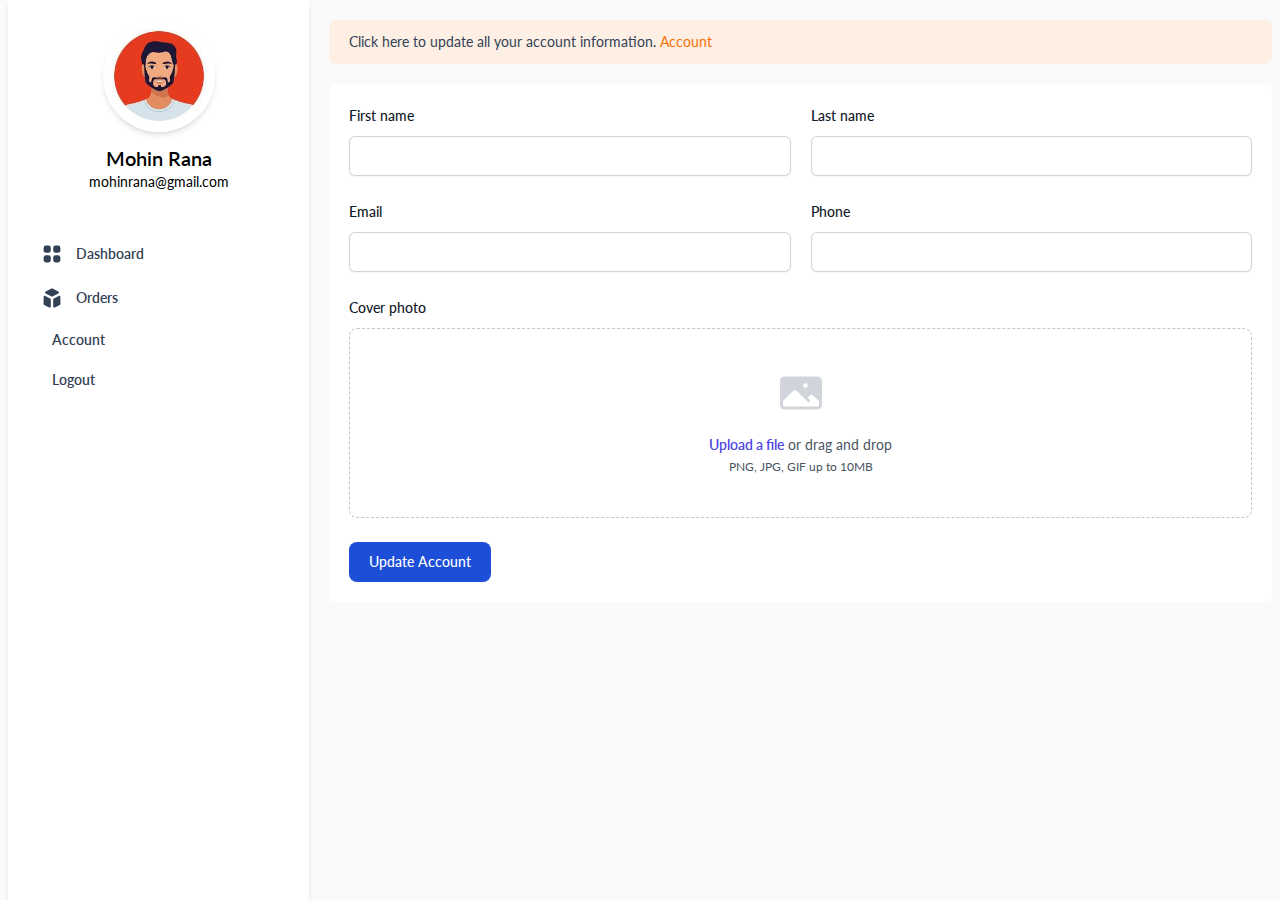
<file: account.html>
<!DOCTYPE html>
<html lang="en">
<head>
    <meta charset="UTF-8">
    <meta name="viewport" content="width=device-width, initial-scale=1.0">
    <link rel="shortcut icon" href="./assets/images/logo/favicon.png" type="image/x-icon">
    <title>My dashboard</title>
    <link rel="stylesheet" href="https://cdnjs.cloudflare.com/ajax/libs/font-awesome/5.8.1/css/all.min.css" integrity="sha512-gMjQeDaELJ0ryCI+FtItusU9MkAifCZcGq789FrzkiM49D8lbDhoaUaIX4ASU187wofMNlgBJ4ckbrXM9sE6Pg==" crossorigin="anonymous" referrerpolicy="no-referrer" />
    <link rel="stylesheet" href="./assets/css/style.css">
</head>
<body>
    <section>
        <div class="grid grid-cols-12 gap-2 lg:gap-5 px-2">
            <div class="col-span-12 lg:col-span-3  py-5 px-5 bg-white lg:h-screen  shadow-md">
                <div>
                    <div class="flex items-center justify-center mb-10">
                        <div>
                            <div class="w-28 h-28 mb-3 rounded-full mx-auto shadow-md overflow-hidden">
                                <img src="./assets/images/auth/avater1.jpg" class="w-full" alt="">
                            </div>
                            <div>
                                <h3 class="text-center text-xl font-semibold">Mohin Rana</h3>
                                <p class="text-center text-sm ">mohinrana@gmail.com</p>
                            </div>
                        </div>
                    </div>
                    <ul >
                        <li class="">
                            <a href="dashboard.html" class="py-[10px] text-slate-700 flex items-center gap-3 text-sm font-semibold hover:bg-gradient-to-r from-primary-color to-secondary-color hover:text-white w-full  rounded-md px-3">
                                <svg class="w-6 h-6 fill-current inline-block" fill="currentColor" viewBox="0 0 20 20" xmlns="http://www.w3.org/2000/svg">
                                    <path d="M5 3a2 2 0 00-2 2v2a2 2 0 002 2h2a2 2 0 002-2V5a2 2 0 00-2-2H5zM5 11a2 2 0 00-2 2v2a2 2 0 002 2h2a2 2 0 002-2v-2a2 2 0 00-2-2H5zM11 5a2 2 0 012-2h2a2 2 0 012 2v2a2 2 0 01-2 2h-2a2 2 0 01-2-2V5zM11 13a2 2 0 012-2h2a2 2 0 012 2v2a2 2 0 01-2 2h-2a2 2 0 01-2-2v-2z"></path>
                                </svg>
                                Dashboard
                            </a>
                        </li>
                        <li class="">
                            <a href="orders.html" class="py-[10px] text-slate-700 flex items-center gap-3 text-sm font-semibold hover:bg-gradient-to-r from-primary-color to-secondary-color hover:text-white w-full  rounded-md px-3">
                                <svg class="w-6 h-6 fill-current inline-block" fill="currentColor" viewBox="0 0 20 20" xmlns="http://www.w3.org/2000/svg">
                                    <path d="M11 17a1 1 0 001.447.894l4-2A1 1 0 0017 15V9.236a1 1 0 00-1.447-.894l-4 2a1 1 0 00-.553.894V17zM15.211 6.276a1 1 0 000-1.788l-4.764-2.382a1 1 0 00-.894 0L4.789 4.488a1 1 0 000 1.788l4.764 2.382a1 1 0 00.894 0l4.764-2.382zM4.447 8.342A1 1 0 003 9.236V15a1 1 0 00.553.894l4 2A1 1 0 009 17v-5.764a1 1 0 00-.553-.894l-4-2z"></path>
                                  </svg>
                                Orders
                            </a>
                        </li>
                        <li class="">
                            <a href="account.html" class="py-[10px] text-slate-700 flex items-center gap-3 text-sm font-semibold hover:bg-gradient-to-r from-primary-color to-secondary-color hover:text-white w-full  rounded-md px-3">
                               <i class="fa fa-user text-xl"></i>
                                Account
                            </a>
                        </li>
                        <li class="">
                            <a href="#" class="py-[10px] text-slate-700 flex items-center gap-3 text-sm font-semibold hover:bg-gradient-to-r from-primary-color to-secondary-color hover:text-white w-full  rounded-md px-3">
                                <i class="fas fa-sign-out-alt text-xl"></i>
                                Logout
                            </a>
                        </li>
                       
                    </ul>
                </div>
            </div>
            <div class="col-span-12 lg:col-span-9  py-5">
                <div>
                    <div class="px4 py-3 mb-5 rounded-md bg-mute-color">
                        <p class="text-sm text-slate-700 px-5">Click here to update all your account information. <a href="account.html" class="text-primary-color">Account</a> </p>
                    </div>
                  
                    <div class="px-5 py-5 bg-white rounded-md">
                        <form action="">
                            <div class="mb-6 grid grid-cols-1 gap-3 lg:gap-5 lg:grid-cols-2">
                                <div class="col-span-1">
                                    <label for="first-name" class="block text-sm font-medium leading-6 text-gray-900">First name</label>
                                    <div class="mt-2">
                                      <input type="text"  id="first-name" class="w-full rounded-md border-0 py-2 text-gray-900 shadow-sm ring-1 ring-inset ring-gray-300 focus:outline-none px-4 placeholder:text-gray-400 focus:ring-2 focus:ring-primary-color " >
                                    </div>
                                </div>
                                <div class="col-span-1">
                                    <label for="last-name" class="block text-sm font-medium leading-6 text-gray-900">Last name</label>
                                    <div class="mt-2">
                                      <input type="text"  id="last-name" class="w-full rounded-md border-0 py-2 text-gray-900 shadow-sm ring-1 ring-inset ring-gray-300 focus:outline-none px-4 placeholder:text-gray-400 focus:ring-2 focus:ring-primary-color " >
                                    </div>
                                </div>
                            </div>
                            <div class="mb-6 grid grid-cols-1 gap-3 lg:gap-5 lg:grid-cols-2">
                                <div class="col-span-1">
                                    <label for="email" class="block text-sm font-medium leading-6 text-gray-900">Email</label>
                                    <div class="mt-2">
                                      <input type="text"  id="email" class="w-full rounded-md border-0 py-2 text-gray-900 shadow-sm ring-1 ring-inset ring-gray-300 focus:outline-none px-4 placeholder:text-gray-400 focus:ring-2 focus:ring-primary-color " >
                                    </div>
                                </div>
                                <div class="col-span-1">
                                    <label for="phone" class="block text-sm font-medium leading-6 text-gray-900">Phone</label>
                                    <div class="mt-2">
                                      <input type="text"  id="phone" class="w-full rounded-md border-0 py-2 text-gray-900 shadow-sm ring-1 ring-inset ring-gray-300 focus:outline-none px-4 placeholder:text-gray-400 focus:ring-2 focus:ring-primary-color " >
                                    </div>
                                </div>
                            </div>
                            <div class="mb-6 grid grid-cols-1 gap-3 lg:gap-5 lg:grid-cols-2">
                                <div class="col-span-full">
                                    <label for="cover-photo" class="block text-sm font-medium leading-6 text-gray-900">Cover photo</label>
                                    <div class="mt-2 flex justify-center rounded-lg border border-dashed border-gray-900/25 px-6 py-10">
                                      <div class="text-center">
                                        <svg class="mx-auto h-12 w-12 text-gray-300" viewBox="0 0 24 24" fill="currentColor" aria-hidden="true">
                                        <path fill-rule="evenodd" d="M1.5 6a2.25 2.25 0 012.25-2.25h16.5A2.25 2.25 0 0122.5 6v12a2.25 2.25 0 01-2.25 2.25H3.75A2.25 2.25 0 011.5 18V6zM3 16.06V18c0 .414.336.75.75.75h16.5A.75.75 0 0021 18v-1.94l-2.69-2.689a1.5 1.5 0 00-2.12 0l-.88.879.97.97a.75.75 0 11-1.06 1.06l-5.16-5.159a1.5 1.5 0 00-2.12 0L3 16.061zm10.125-7.81a1.125 1.125 0 112.25 0 1.125 1.125 0 01-2.25 0z" clip-rule="evenodd"></path>
                                        </svg>
                                        <div class="mt-4 flex text-sm leading-6 text-gray-600">
                                          <label for="file-upload" class="relative cursor-pointer rounded-md bg-white font-semibold text-indigo-600 focus-within:outline-none focus-within:ring-2 focus-within:ring-indigo-600 focus-within:ring-offset-2 hover:text-indigo-500">
                                            <span>Upload a file</span>
                                            <input id="file-upload" name="file-upload" type="file" class="sr-only">
                                          </label>
                                          <p class="pl-1">or drag and drop</p>
                                        </div>
                                        <p class="text-xs leading-5 text-gray-600">PNG, JPG, GIF up to 10MB</p>
                                      </div>
                                    </div>
                                </div>
                            </div>

                            <div class="">
                                <button type="button" class="text-white bg-blue-700 hover:bg-blue-800 focus:ring-2 focus:outline-none focus:ring-blue-300 font-medium rounded-lg text-sm px-5 py-2.5 text-center ">Update Account</button>
                            </div>
                        </form>
                    </div>
                </div>
            </div>
        </div>
    </section>

    <script src="./assets/js/jquery.min.js"></script>
    <script src="./assets/js/main.js"></script>
</body>
</html>
</file>
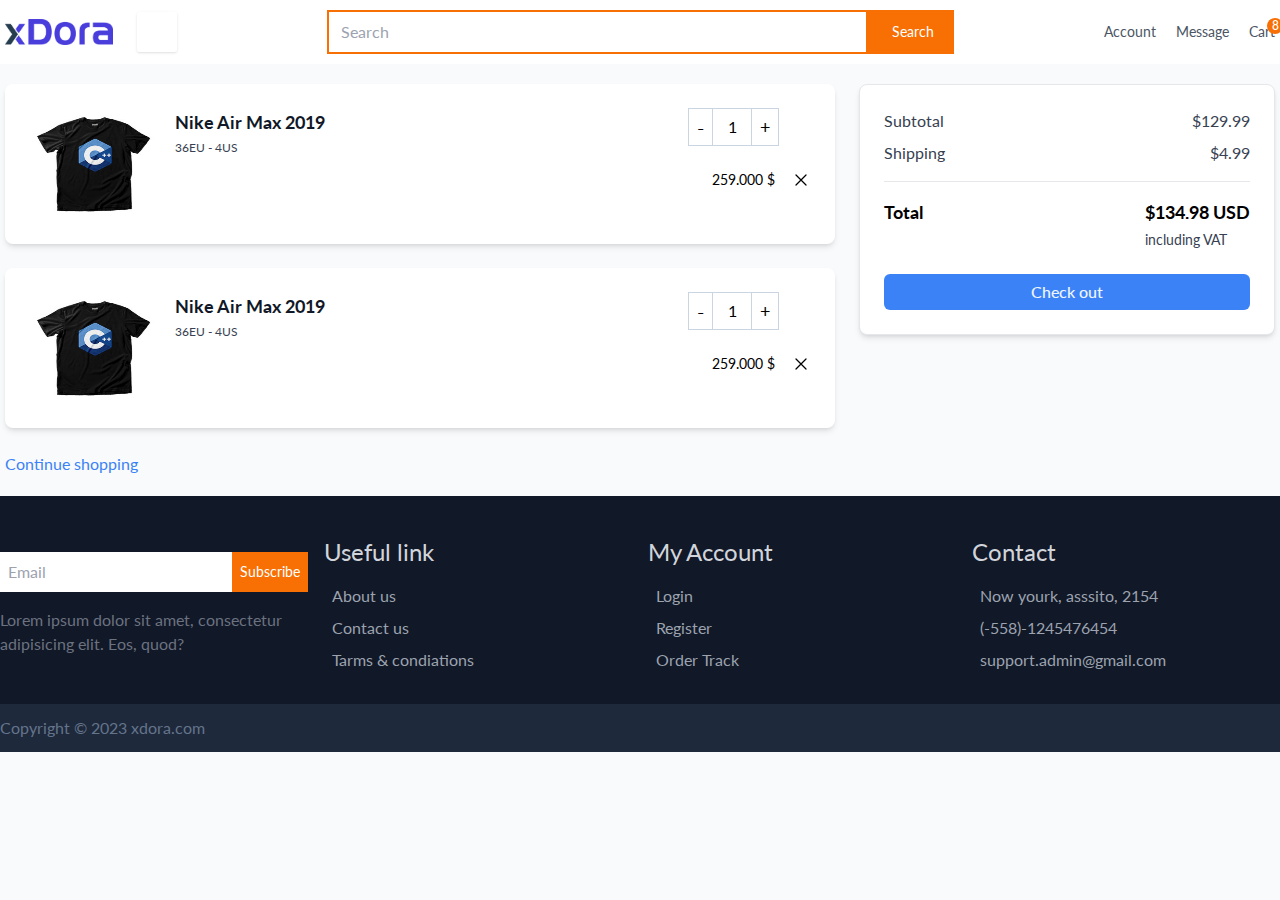
<file: cart.html>
<!DOCTYPE html>
<html lang="en">
  <head>
    <meta charset="UTF-8" />
    <meta name="viewport" content="width=device-width, initial-scale=1.0" />
    <link rel="shortcut icon" href="./assets/images/logo/favicon.png" type="image/x-icon">
    <title>E-commerce store using tailwind css</title>
    <!-- Font awesome cdn -->
    <link
      rel="stylesheet"
      href="https://cdnjs.cloudflare.com/ajax/libs/font-awesome/5.8.1/css/all.min.css"
      integrity="sha512-gMjQeDaELJ0ryCI+FtItusU9MkAifCZcGq789FrzkiM49D8lbDhoaUaIX4ASU187wofMNlgBJ4ckbrXM9sE6Pg=="
      crossorigin="anonymous"
      referrerpolicy="no-referrer"
    />
    <link rel="stylesheet" href="./assets/css/style.css" />
  </head>
  <body class="relative">
    <header class="">
      <div class="hidden lg:block bg-white shadow-sm">
          <!-- Header Top start -->
          <div >
              <div class="container">
                  <div class="h-16 lg:grid items-center lg:grid-cols-12 lg:gap-4">
                      <div class="lg:col-span-3 flex items-center gap-4 ">
                          <div class="grid grid-cols-5 gap-6 items-center">
                              <a href="index.html"  class="col-span-2 inline-block">
                                  <figure>
                                      <img src="./assets/images/logo/logo.png" class="w-full" alt="header logo on desktop">
                                  </figure>
                              </a>
                              <button title="All Categories" class="col-span-3 flex  gap-1 w-10 h-10 items-center justify-center shadow rounded-sm  categoryFinder"> 
                                  <i class="fas fa-th-list text-gray-500"></i>
                              </button>
                          </div>
                      </div>
                      <div class="lg:col-span-6">
                          <form action="">
                              <div class="flex items-center">
                                  <input type="search" class="w-full  border-2 border-primary-color focus-visible:outline-none px-3 py-2 " placeholder="Search">
                                  <button class="px-5 py-3 bg-primary-color flex items-center gap-1 text-white text-sm">
                                      <i class="fas fa-search"></i>
                                      Search
                                  </button>
                              </div>
                          </form>
                      </div>
                      <div class="lg:col-span-3">
                          <div class="flex gap-5 items-center justify-end">
                              <a href="login.html" class="flex flex-col items-center">
                                  <i class="fa fa-user text-xl text-gray-700"></i>
                                  <span class="text-sm text-gray-600">Account</span>
                              </a>
                              <a href="#" class="flex flex-col items-center">
                                  <i class="fas fa-comment-dots text-xl text-gray-700"></i>
                                  <span class="text-sm text-gray-600">Message</span>
                              </a>
                              <a href="cart.html" class="flex group flex-col items-center relative">
                                  <span class="w-4 h-4 absolute  -top-1 -right-2 rounded-full bg-primary-color flex items-center justify-center text-xs text-white font-medium">8</span>
                                  <i class="fas fa-shopping-cart text-xl text-gray-700"></i>
                                  <span class="text-sm text-gray-600">Cart</span>
                                  <div class="w-[300px] z-[999999999] transition-all group-hover:visible group-hover:opacity-100 invisible opacity-0 shadow-md  border border-gray-50  py-3 bg-white absolute right-0 top-full">
                                      <ul class="divide-y divide-slate-100">
                                          <li class="px-2 py-4 items-center hover:bg-slate-50 gap-3 flex relative ">
                                              <div class="w-16">
                                                  <img src="./assets/images/products/1.jpg" class="" alt="">
                                              </div>
                                              <div class="text-sm font-medium text-slate-700">
                                                  <p class="text-slate-600 text-base font-medium">Lorem ipsum dolor sit amet.</p>
                                                  <p class="text-sm font-semibold text-slate-400">$120 * 5  </p>
                                              </div>
                                              <form action="">
                                                <button class="absolute bottom-5 right-3">
                                                    <svg xmlns="http://www.w3.org/2000/svg" width="100%" height="100%" fill="none" viewBox="0 0 24 24" stroke="currentColor" stroke-width="2" stroke-linecap="round" stroke-linejoin="round" class="feather feather-trash-2 w-4 h-4 text-slate-500">
                                                        <polyline points="3 6 5 6 21 6"></polyline>
                                                        <path d="M19 6v14a2 2 0 0 1-2 2H7a2 2 0 0 1-2-2V6m3 0V4a2 2 0 0 1 2-2h4a2 2 0 0 1 2 2v2"></path>
                                                        <line x1="10" y1="11" x2="10" y2="17"></line>
                                                        <line x1="14" y1="11" x2="14" y2="17"></line>
                                                    </svg>
                                                </button>
                                              </form>
                                          </li>
                                          <li class="px-2 py-4 items-center hover:bg-slate-50 gap-3 flex relative ">
                                              <div class="w-16">
                                                  <img src="./assets/images/products/5.jpg" class="" alt="">
                                              </div>
                                              <div class="text-sm font-medium text-slate-700">
                                                  <p class="text-slate-600 text-base font-medium">Lorem ipsum dolor sit amet.</p>
                                                  <p class="text-sm font-semibold text-slate-400">$120 * 5  </p>
                                              </div>
                                              <form action="">
                                                <button class="absolute bottom-5 right-3">
                                                    <svg xmlns="http://www.w3.org/2000/svg" width="100%" height="100%" fill="none" viewBox="0 0 24 24" stroke="currentColor" stroke-width="2" stroke-linecap="round" stroke-linejoin="round" class="feather feather-trash-2 w-4 h-4 text-slate-500">
                                                        <polyline points="3 6 5 6 21 6"></polyline>
                                                        <path d="M19 6v14a2 2 0 0 1-2 2H7a2 2 0 0 1-2-2V6m3 0V4a2 2 0 0 1 2-2h4a2 2 0 0 1 2 2v2"></path>
                                                        <line x1="10" y1="11" x2="10" y2="17"></line>
                                                        <line x1="14" y1="11" x2="14" y2="17"></line>
                                                    </svg>
                                                </button>
                                              </form>
                                          </li>
                                          <li class="px-2 py-4 items-center hover:bg-slate-50 gap-3 flex relative ">
                                              <div class="w-16">
                                                  <img src="./assets/images/products/10.jpg" class="" alt="">
                                              </div>
                                              <div class="text-sm font-medium text-slate-700">
                                                  <p class="text-slate-600 text-base font-medium">Lorem ipsum dolor sit amet.</p>
                                                  <p class="text-sm font-semibold text-slate-400">$120 * 5  </p>
                                              </div>
                                              <form action="">
                                                <button class="absolute bottom-5 right-3">
                                                    <svg xmlns="http://www.w3.org/2000/svg" width="100%" height="100%" fill="none" viewBox="0 0 24 24" stroke="currentColor" stroke-width="2" stroke-linecap="round" stroke-linejoin="round" class="feather feather-trash-2 w-4 h-4 text-slate-500">
                                                        <polyline points="3 6 5 6 21 6"></polyline>
                                                        <path d="M19 6v14a2 2 0 0 1-2 2H7a2 2 0 0 1-2-2V6m3 0V4a2 2 0 0 1 2-2h4a2 2 0 0 1 2 2v2"></path>
                                                        <line x1="10" y1="11" x2="10" y2="17"></line>
                                                        <line x1="14" y1="11" x2="14" y2="17"></line>
                                                    </svg>
                                                </button>
                                              </form>
                                          </li>
                                         
                                          <li>
                                            <div class="p-4 justify-center flex">
                                                <button class="text-base  undefined  hover:scale-110 focus:outline-none flex justify-center px-4 py-2 rounded  cursor-pointer 
                              
                     
                                text-primary-color 
                                border duration-200 ease-in-out 
                                border-primary-color transition">Checkout $36.66</button>
                                            </div>
                                          </li>
                                      </ul>
                                  </div>
                              </a>
                          </div>
                      </div>
                  </div>
              </div>
          </div>
          <!-- Header Top end -->
      </div>
  </header>

    <main class="main transition-all duration-500 mb-5  right-0">
        
        <section class="bg-gray-50 pt-5">
            <div>
                <div class="container">
                    <div class="  px-6 md:flex md:space-x-6 xl:px-0">
                        <div class="cartWrap rounded-lg md:w-2/3">
                            <div class=" justify-between mb-6 rounded-lg bg-white p-6 shadow-md sm:flex sm:justify-start">
                                <img src="./assets/images/products/1.jpg" alt="product-image" class="lg:h-28 w-full  rounded-lg sm:w-40" />
                                <div class="sm:ml-4 sm:flex sm:w-full sm:justify-between">
                                    <div class="mt-5 sm:mt-0">
                                        <h2 class="text-lg font-bold text-gray-900">Nike Air Max 2019</h2>
                                        <p class="mt-1 text-xs text-gray-700">36EU - 4US</p>
                                    </div>
                                    <div class="mt-4 flex justify-between sm:space-y-6 sm:mt-0 sm:block sm:space-x-6">
                                        <span class="flex">
                                            <button  type="button" class="decrementCart px-2 text-xl border border-r-0 border-slate-300 hover:bg-primary-color hover:text-white hover:border-primary-color transition-all duration-300">-</button>
                                            <input  type="text" value="1" min="1" step="1" readonly class="qtyValue py-[6px] border border-slate-300 w-10 text-center focus-visible:outline-none">
                                            <button  type="button" class="incrementCart px-2 text-lg border border-l-0 border-slate-300 hover:bg-primary-color hover:text-white hover:border-primary-color transition-all duration-300">+</button>
                                        </span>
                                        <div class="flex items-center space-x-4">
                                            <p class="text-sm">259.000 $</p>
                                            <svg xmlns="http://www.w3.org/2000/svg" fill="none" viewBox="0 0 24 24" stroke-width="1.5" stroke="currentColor" class="h-5 w-5 cursor-pointer duration-150 hover:text-red-500">
                                                <path stroke-linecap="round" stroke-linejoin="round" d="M6 18L18 6M6 6l12 12" />
                                            </svg>
                                        </div>
                                    </div>
                                </div>
                            </div>
                            <div class=" justify-between mb-6 rounded-lg bg-white p-6 shadow-md sm:flex sm:justify-start">
                                <img src="./assets/images/products/1.jpg" alt="product-image" class="lg:h-28 w-full  rounded-lg sm:w-40" />
                                <div class="sm:ml-4 sm:flex sm:w-full sm:justify-between">
                                    <div class="mt-5 sm:mt-0">
                                        <h2 class="text-lg font-bold text-gray-900">Nike Air Max 2019</h2>
                                        <p class="mt-1 text-xs text-gray-700">36EU - 4US</p>
                                    </div>
                                    <div class="mt-4 flex justify-between sm:space-y-6 sm:mt-0 sm:block sm:space-x-6">
                                        <span class="flex">
                                            <button  type="button" class="decrementCart px-2 text-xl border border-r-0 border-slate-300 hover:bg-primary-color hover:text-white hover:border-primary-color transition-all duration-300">-</button>
                                            <input  type="text" value="1" min="1" step="1" readonly class="qtyValue py-[6px] border border-slate-300 w-10 text-center focus-visible:outline-none">
                                            <button  type="button" class="incrementCart px-2 text-lg border border-l-0 border-slate-300 hover:bg-primary-color hover:text-white hover:border-primary-color transition-all duration-300">+</button>
                                        </span>
                                        <div class="flex items-center space-x-4">
                                            <p class="text-sm">259.000 $</p>
                                            <svg xmlns="http://www.w3.org/2000/svg" fill="none" viewBox="0 0 24 24" stroke-width="1.5" stroke="currentColor" class="h-5 w-5 cursor-pointer duration-150 hover:text-red-500">
                                                <path stroke-linecap="round" stroke-linejoin="round" d="M6 18L18 6M6 6l12 12" />
                                            </svg>
                                        </div>
                                    </div>
                                </div>
                            </div>
                         
                           

                            <div>
                                <a href="#" class="text-blue-500"> <i class="fas fa-long-arrow-alt-left"></i> Continue shopping</a>
                            </div>
                         
                        </div>
                        <!-- Sub total -->
                        <div class="mt-6 h-full rounded-lg border bg-white p-6 shadow-md md:mt-0 md:w-1/3">
                          <div class="mb-2 flex justify-between">
                            <p class="text-gray-700">Subtotal</p>
                            <p class="text-gray-700">$129.99</p>
                          </div>
                          <div class="flex justify-between">
                            <p class="text-gray-700">Shipping</p>
                            <p class="text-gray-700">$4.99</p>
                          </div>
                          <hr class="my-4" />
                          <div class="flex justify-between">
                            <p class="text-lg font-bold">Total</p>
                            <div class="">
                              <p class="mb-1 text-lg font-bold">$134.98 USD</p>
                              <p class="text-sm text-gray-700">including VAT</p>
                            </div>
                          </div>
                          <a href="./checkout.html" class="mt-6 w-full inline-block text-center rounded-md bg-blue-500 py-1.5 font-medium text-blue-50 hover:bg-blue-600">Check out</a>
                        </div>
                    </div>
                </div>
            </div>
        </section>
    </main>

    <footer class="bg-gray-900 pt-10 mb-12 lg:mb-0 ">
      <div class="pb-8">
          <div class="container px-3 lg:px-0">
              <div class="grid grid-cols-1 lg:grid-cols-4 gap-2 md:gap-4 ">
                  <div class="col-span-1 mb-5 lg:mb-0 flex items-center self-center">
                      <div class="">
                          <form action="">
                              <div class="flex">
                                  <input type="email" class="w-full py-2 pl-2 focus-visible:outline-none" placeholder="Email">
                                  <button class="bg-primary-color px-2 text-white text-sm" >Subscribe</button>
                              </div>
                          </form>
                          <p class="text-gray-500 leading-6 mt-4">Lorem ipsum dolor sit amet, consectetur adipisicing elit. Eos, quod?</p>
                      </div>
                  </div>
                  <div class="col-span-1 mb-5 lg:mb-0">
                      <div class="">
                          <p class="text-2xl text-gray-300 mb-4">Useful link</p>
                          <ul class="space-y-2">
                              <li class="text-gray-400 flex items-center gap-2"><i class="fas fa-check"></i> <a href="about.html" class="hover:pl-2 transition-all duration-300" >About us</a></li>
                              <li class="text-gray-400 flex items-center gap-2"><i class="fas fa-check"></i> <a href="contact.html" class="hover:pl-2 transition-all duration-300" >Contact us</a></li>
                              <li class="text-gray-400 flex items-center gap-2"><i class="fas fa-check"></i> <a href="javascript:void(0)" class="hover:pl-2 transition-all duration-300" >Tarms & condiations</a></li>
                          </ul>
                      </div>
                  </div>
                  <div class="col-span-1 mb-5 lg:mb-0">
                      <div class="">
                          <p class="text-2xl text-gray-300 mb-4">My Account</p>
                          <ul class="space-y-2">
                              <li class="text-gray-400 flex items-center gap-2"><i class="fas fa-check"></i> <a href="login.html" class="hover:pl-2 transition-all duration-300" >Login</a></li>
                              <li class="text-gray-400 flex items-center gap-2"><i class="fas fa-check"></i> <a href="register.html" class="hover:pl-2 transition-all duration-300" >Register</a></li>
                              <li class="text-gray-400 flex items-center gap-2"><i class="fas fa-check"></i> <a href="javascript:void(0)" class="hover:pl-2 transition-all duration-300" >Order Track</a></li>
                          </ul>
                      </div>
                  </div>
                  <div class="col-span-1 mb-5 lg:mb-0">
                      <div class="">
                          <p class="text-2xl text-gray-300 mb-4">Contact</p>
                          <ul class="space-y-2">
                              <li class="text-gray-400 flex items-center gap-2"><i class="fas fa-map-marker-alt"></i> <a href="javascript:void(0)" class="hover:pl-2 transition-all duration-300" >Now yourk, asssito, 2154</a></li>
                              <li class="text-gray-400 flex items-center gap-2"><i class="fas fa-phone"></i> <a href="javascript:void(0)" class="hover:pl-2 transition-all duration-300" >(-558)-1245476454</a></li>
                              <li class="text-gray-400 flex items-center gap-2"><i class="far fa-envelope"></i> <a href="javascript:void(0)" class="hover:pl-2 transition-all duration-300" >support.admin@gmail.com</a></li>
                          </ul>
                      </div>
                  </div>
              </div>
          </div>
      </div>
      <div class="bg-slate-800 hidden lg:block py-3">
          <div class="container px-3 lg:px-0">
              <div class="flex items-center flex-wrap justify-between">
                  <ul class="flex items-center gap-3 ">
                      <li><p class="text-slate-500"> Copyright &copy; 2023 xdora.com </p></li>
                  </ul>
                  <ul class="flex items-center gap-4 ">
                      <li class="text-gray-200"><a href="#"> <i class="fab fa-facebook-f"></i> </a></li>
                      <li class="text-gray-200"><a href="#"> <i class="fab fa-youtube"></i> </a></li>
                      <li class="text-gray-200"><a href="#"> <i class="fab fa-instagram"></i> </a></li>
                  </ul>
                  
              </div>
          </div>
      </div>
  </footer>


   <!--left menubar start -->
   <div class="leftMenuWrap w-[250px] shadow-[0px_0px_5px_#ddd]  h-[100vh] bg-white z-50 transition-all duration-500 -left-[300px] bottom-0 top-0 fixed">
    <div>
        <ul class="flex items-center justify-between h-16 px-4">
            <li class="w-28">
                <a href="#">
                    <img src="./assets/images/logo/logo.png" alt="">
                </a>
            </li>
            <li><button class="closeLeftMenu"> <i class="fas fa-times-circle"></i></button></li>
        </ul>
        <ul class="">
            <li>
                <a href="#" class="w-full inline-block py-2 text-base font-medium px-3  hover:bg-slate-50 hover:text-slate-900 text-slate-700 ">
                    <span class="text-sm lg:text-base flex items-center justify-start gap-2">
                        <img src="./assets/images//categorys/chare.jpg" class="hidden lg:block w-5 h-5 object-cover" alt="">
                        Chare
                    </span>
                </a>

            </li>
            <li class="relative group">
                <a href="#" class="w-full flex justify-between items-center py-2 text-base font-medium px-3 hover:bg-slate-50 hover:text-slate-900 text-slate-700 ">
                    <span class="text-sm lg:text-base flex items-center justify-start gap-2">
                        <img src="./assets/images//categorys/men-shoes.jpg" class="hidden lg:block w-5 h-5 object-cover" alt="">
                        Men's
                    </span>
                    <button class="subMenuFinder px-3 py-1 bg-slate-50">
                        <i class="fas fa-angle-down text-slate-600"></i>
                    </button>
                </a>
                <ul class="subMenuWrap w-[250px] hidden bg-white ">
                    <li>
                        <a href="#" class="text-sm lg:text-base w-full inline-block py-2  font-medium px-3 hover:bg-slate-50 hover:text-slate-900 text-slate-700 ">Shoes</a>
                    </li>
                    <li>
                        <a href="#" class="text-sm lg:text-base w-full inline-block py-2  font-medium px-3 hover:bg-slate-50 hover:text-slate-900 text-slate-700 ">Watch</a>
                    </li>
                    <li>
                        <a href="#" class="text-sm lg:text-base w-full inline-block py-2  font-medium px-3 hover:bg-slate-50 hover:text-slate-900 text-slate-700 ">Shart</a>
                    </li>
                    <li>
                        <a href="#" class="text-sm lg:text-base w-full inline-block py-2  font-medium px-3 hover:bg-slate-50 hover:text-slate-900 text-slate-700 ">T-shart</a>
                    </li>
                </ul>
                
            </li>
            <li class="relative group">
                <a href="#" class="w-full flex justify-between items-center py-2 text-base font-medium px-3 hover:bg-slate-50 hover:text-slate-900 text-slate-700 ">
                    <span class="text-sm lg:text-base flex items-center justify-start gap-2">
                        <img src="./assets/images//categorys/bed.jpg" class="hidden lg:block w-5 h-5 object-cover" alt="">
                        Furniture
                    </span>
                    <button class="subMenuFinder px-3 py-1 bg-slate-50">
                        <i class="fas fa-angle-down text-slate-600"></i>
                    </button>
                </a>
                <ul class="subMenuWrap w-[250px] hidden bg-white ">
                    <li>
                        <a href="#" class="text-sm lg:text-base w-full inline-block py-2  font-medium px-3 hover:bg-slate-50 hover:text-slate-900 text-slate-700 ">Chare</a>
                    </li>
                    <li>
                        <a href="#" class="text-sm lg:text-base w-full inline-block py-2  font-medium px-3 hover:bg-slate-50 hover:text-slate-900 text-slate-700 ">Table</a>
                    </li>
                    <li>
                        <a href="#" class="text-sm lg:text-base w-full inline-block py-2  font-medium px-3 hover:bg-slate-50 hover:text-slate-900 text-slate-700 ">Bed</a>
                    </li>
                    <li>
                        <a href="#" class="text-sm lg:text-base w-full inline-block py-2  font-medium px-3 hover:bg-slate-50 hover:text-slate-900 text-slate-700 ">Sofa</a>
                    </li>
                    <li>
                        <a href="#" class="text-sm lg:text-base w-full inline-block py-2  font-medium px-3 hover:bg-slate-50 hover:text-slate-900 text-slate-700 ">Dining Table</a>
                    </li>
                    <li>
                        <a href="#" class="text-sm lg:text-base w-full inline-block py-2  font-medium px-3 hover:bg-slate-50 hover:text-slate-900 text-slate-700 ">Almira</a>
                    </li>
                </ul>
                
            </li>
            <li class="relative group">
                <a href="#" class="w-full flex justify-between items-center py-2 text-base font-medium px-3 hover:bg-slate-50 hover:text-slate-900 text-slate-700 ">
                    <span class="text-sm lg:text-base flex items-center justify-start gap-2">
                        <img src="./assets/images//categorys/jewellery.jpg" class="hidden lg:block w-5 h-5 object-cover" alt="">
                        Women's
                    </span>
                    <button class="subMenuFinder px-3 py-1 bg-slate-50">
                        <i class="fas fa-angle-down text-slate-600"></i>
                    </button>
                </a>
                <ul class="subMenuWrap w-[250px] hidden bg-white ">
                    <li>
                        <a href="#" class="text-sm lg:text-base w-full inline-block py-2  font-medium px-3 hover:bg-slate-50 hover:text-slate-900 text-slate-700 ">Shoes</a>
                    </li>
                    <li>
                        <a href="#" class="text-sm lg:text-base w-full inline-block py-2  font-medium px-3 hover:bg-slate-50 hover:text-slate-900 text-slate-700 ">Bag</a>
                    </li>
                    <li>
                        <a href="#" class="text-sm lg:text-base w-full inline-block py-2  font-medium px-3 hover:bg-slate-50 hover:text-slate-900 text-slate-700 ">Jwellary</a>
                    </li>
                    <li>
                        <a href="#" class="text-sm lg:text-base w-full inline-block py-2  font-medium px-3 hover:bg-slate-50 hover:text-slate-900 text-slate-700 ">Beauty</a>
                    </li>
                </ul>
                
            </li>
            <li>
                <a href="#" class="w-full inline-block py-2 text-base font-medium px-3  hover:bg-slate-50 hover:text-slate-900 text-slate-700 ">
                    <span class="text-sm lg:text-base flex items-center justify-start gap-2">
                        <img src="./assets/images//categorys/computer.jpg" class="hidden lg:block w-5 h-5 object-cover" alt="">
                        Computer Component
                    </span>
                </a>

            </li>
            <li>
                <a href="#" class="w-full inline-block py-2 text-base font-medium px-3  hover:bg-slate-50 hover:text-slate-900 text-slate-700 ">
                    <span class="text-sm lg:text-base flex items-center justify-start gap-2">
                        <img src="./assets/images//categorys/mobile.jpg" class="hidden lg:block w-5 h-5 object-cover" alt="">
                        Mobile & Tablet
                    </span>
                </a>
            </li>
            <li>
                <a href="#" class="w-full inline-block py-2 text-base font-medium px-3  hover:bg-slate-50 hover:text-slate-900 text-slate-700 ">
                    <span class="text-sm lg:text-base flex items-center justify-start gap-2">
                        <img src="./assets/images//categorys/shart.png" class="hidden lg:block w-5 h-5 object-cover" alt="">
                        Shart
                    </span>
                </a>
            </li>
        </ul>
    </div>
</div>
<!--left menubar end -->

<!-- App Mobile Menu Start -->
<div class=" fixed bottom-0 border-t border-slate-100 bg-white left-0 w-full lg:hidden">
    <ul class="flex items-center justify-around gap-2">
        <li class="py-[6px]">
            <a href="index.html" class="flex flex-col items-center">
                <div><i class="fas fa-home text-slate-600"></i></div>
                <div class="text-xs font-semibold text-slate-500">Home</div>
            </a>
        </li>
        
        <li class="py-[6px]">
            <a href="./search.html" class="flex flex-col items-center">
                <div><i class="fas fa-search text-slate-600"></i></div>
                <div class="text-xs font-semibold text-slate-500">Search</div>
            </a>
        </li>
    
    
        <li class="py-[6px]">
            <a href="cart.html" class="flex flex-col items-center relative">
                <span class="w-[14px] h-[14px] absolute  -top-1 -right-2 rounded-full bg-primary-color flex items-center justify-center text-[10px] text-white font-medium">8</span>
                <div><i class="fas fa-shopping-cart text-slate-600"></i></div>
                <div class="text-xs font-semibold text-slate-500">Cart</div>
            </a>
        </li>
        <li class="py-[6px]">
            <a  href="javascript:void(0)" class="categoryFinder flex flex-col  items-center">
                <div><i class="fas fa-th-list text-slate-600"></i></div>
                <div class="text-xs font-semibold text-slate-500">Categories</div>
            </a>
        </li>
        <li class="py-[6px]">
            <a href="login.html" class="flex flex-col items-center">
                <div><i class="fa fa-user text-slate-600"></i></div>
                <div class="text-xs font-semibold text-slate-500">Account</div>
            </a>
        </li>
    </ul>
</div>
<!-- App Mobile Menu End   -->

    <script src="./assets/js/jquery.min.js"></script>
    <script src="./assets/js/main.js"></script>
  </body>
</html>
</file>
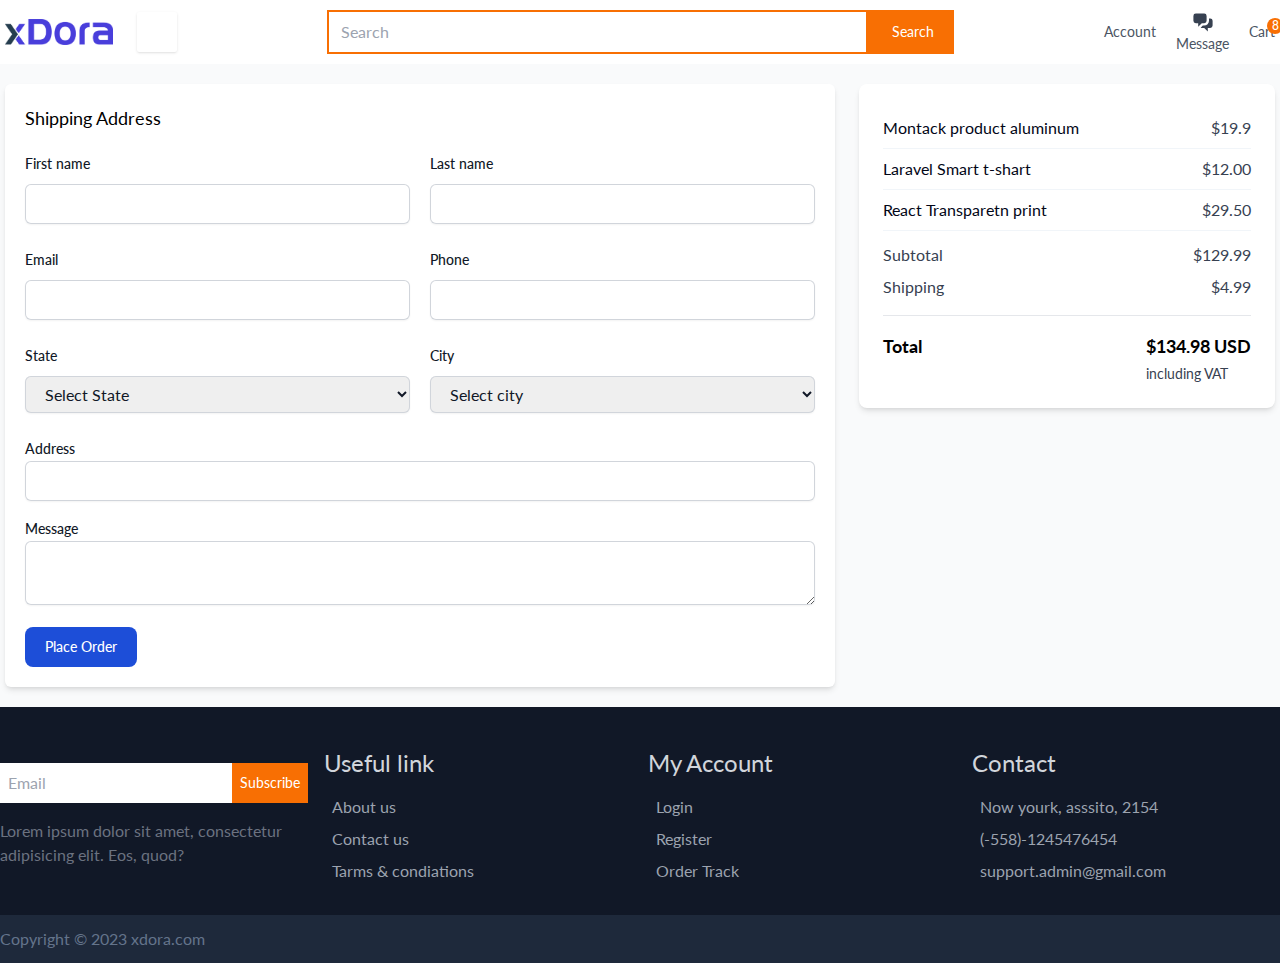
<file: checkout.html>
<!DOCTYPE html>
<html lang="en">
<head>
    <meta charset="UTF-8">
    <meta name="viewport" content="width=device-width, initial-scale=1.0">
    <link rel="icon" type="image/x-icon" href="./assets/images/logo/favicon.png">
    <title>Checkout order</title>
    <!-- Font awesome cdn -->
    <link rel="stylesheet" href="https://cdnjs.cloudflare.com/ajax/libs/font-awesome/5.8.1/css/all.min.css" integrity="sha512-gMjQeDaELJ0ryCI+FtItusU9MkAifCZcGq789FrzkiM49D8lbDhoaUaIX4ASU187wofMNlgBJ4ckbrXM9sE6Pg==" crossorigin="anonymous" referrerpolicy="no-referrer" />
    <link rel="stylesheet" href="./assets/css/style.css">

</head>
<body class="relative">

    <header class="">
        <div class="hidden lg:block bg-white shadow-sm">
            <!-- Header Top start -->
            <div >
                <div class="container">
                    <div class="h-16 lg:grid items-center lg:grid-cols-12 lg:gap-4">
                        <div class="lg:col-span-3 flex items-center gap-4 ">
                            <div class="grid grid-cols-5 gap-6 items-center">
                                <a href="index.html"  class="col-span-2 inline-block">
                                    <figure>
                                        <img src="./assets/images/logo/logo.png" class="w-full" alt="header logo on desktop">
                                    </figure>
                                </a>
                                <button title="All Categories" class="col-span-3 flex  gap-1 w-10 h-10 items-center justify-center shadow rounded-sm  categoryFinder"> 
                                    <i class="fas fa-th-list text-gray-500"></i>
                                </button>
                            </div>
                        </div>
                        <div class="lg:col-span-6">
                            <form action="">
                                <div class="flex items-center">
                                    <input type="search" class="w-full  border-2 border-primary-color focus-visible:outline-none px-3 py-2 " placeholder="Search">
                                    <button class="px-5 py-3 bg-primary-color flex items-center gap-1 text-white text-sm">
                                        <i class="fas fa-search"></i>
                                        Search
                                    </button>
                                </div>
                            </form>
                        </div>
                        <div class="lg:col-span-3">
                            <div class="flex gap-5 items-center justify-end">
                                <a href="login.html" class="flex flex-col items-center">
                                    <i class="fa fa-user text-xl text-gray-700"></i>
                                    <span class="text-sm text-gray-600">Account</span>
                                </a>
                                <a href="live-chat.html" class="flex flex-col items-center">
                                    <svg class="w-6 h-6 fill-current inline-block text-gray-700" fill="currentColor" viewBox="0 0 20 20" xmlns="http://www.w3.org/2000/svg">
                                        <path d="M2 5a2 2 0 012-2h7a2 2 0 012 2v4a2 2 0 01-2 2H9l-3 3v-3H4a2 2 0 01-2-2V5z"></path>
                                        <path d="M15 7v2a4 4 0 01-4 4H9.828l-1.766 1.767c.28.149.599.233.938.233h2l3 3v-3h2a2 2 0 002-2V9a2 2 0 00-2-2h-1z"></path>
                                      </svg>
                                    <span class="text-sm text-gray-600">Message</span>
                                </a>
                                <a href="cart.html" class="flex group flex-col items-center relative">
                                    <span class="w-4 h-4 absolute  -top-1 -right-2 rounded-full bg-primary-color flex items-center justify-center text-xs text-white font-medium">8</span>
                                    <i class="fas fa-shopping-cart text-xl text-gray-700"></i>
                                    <span class="text-sm text-gray-600">Cart</span>
                                    <div class="w-[300px] z-[999999999] transition-all group-hover:visible group-hover:opacity-100 invisible opacity-0 shadow-md  border border-gray-50  py-3 bg-white absolute right-0 top-full">
                                        <ul class="divide-y divide-slate-100">
                                            <li class="px-2 py-4 items-center hover:bg-slate-50 gap-3 flex relative ">
                                                <div class="w-16">
                                                    <img src="./assets/images/products/1.jpg" class="" alt="">
                                                </div>
                                                <div class="text-sm font-medium text-slate-700">
                                                    <p class="text-slate-600 text-base font-medium">Lorem ipsum dolor sit amet.</p>
                                                    <p class="text-sm font-semibold text-slate-400">$120 * 5  </p>
                                                </div>
                                                <form action="">
                                                  <button class="absolute bottom-5 right-3">
                                                      <svg xmlns="http://www.w3.org/2000/svg" width="100%" height="100%" fill="none" viewBox="0 0 24 24" stroke="currentColor" stroke-width="2" stroke-linecap="round" stroke-linejoin="round" class="feather feather-trash-2 w-4 h-4 text-slate-500">
                                                          <polyline points="3 6 5 6 21 6"></polyline>
                                                          <path d="M19 6v14a2 2 0 0 1-2 2H7a2 2 0 0 1-2-2V6m3 0V4a2 2 0 0 1 2-2h4a2 2 0 0 1 2 2v2"></path>
                                                          <line x1="10" y1="11" x2="10" y2="17"></line>
                                                          <line x1="14" y1="11" x2="14" y2="17"></line>
                                                      </svg>
                                                  </button>
                                                </form>
                                            </li>
                                            <li class="px-2 py-4 items-center hover:bg-slate-50 gap-3 flex relative ">
                                                <div class="w-16">
                                                    <img src="./assets/images/products/5.jpg" class="" alt="">
                                                </div>
                                                <div class="text-sm font-medium text-slate-700">
                                                    <p class="text-slate-600 text-base font-medium">Lorem ipsum dolor sit amet.</p>
                                                    <p class="text-sm font-semibold text-slate-400">$120 * 5  </p>
                                                </div>
                                                <form action="">
                                                  <button class="absolute bottom-5 right-3">
                                                      <svg xmlns="http://www.w3.org/2000/svg" width="100%" height="100%" fill="none" viewBox="0 0 24 24" stroke="currentColor" stroke-width="2" stroke-linecap="round" stroke-linejoin="round" class="feather feather-trash-2 w-4 h-4 text-slate-500">
                                                          <polyline points="3 6 5 6 21 6"></polyline>
                                                          <path d="M19 6v14a2 2 0 0 1-2 2H7a2 2 0 0 1-2-2V6m3 0V4a2 2 0 0 1 2-2h4a2 2 0 0 1 2 2v2"></path>
                                                          <line x1="10" y1="11" x2="10" y2="17"></line>
                                                          <line x1="14" y1="11" x2="14" y2="17"></line>
                                                      </svg>
                                                  </button>
                                                </form>
                                            </li>
                                            <li class="px-2 py-4 items-center hover:bg-slate-50 gap-3 flex relative ">
                                                <div class="w-16">
                                                    <img src="./assets/images/products/10.jpg" class="" alt="">
                                                </div>
                                                <div class="text-sm font-medium text-slate-700">
                                                    <p class="text-slate-600 text-base font-medium">Lorem ipsum dolor sit amet.</p>
                                                    <p class="text-sm font-semibold text-slate-400">$120 * 5  </p>
                                                </div>
                                                <form action="">
                                                  <button class="absolute bottom-5 right-3">
                                                      <svg xmlns="http://www.w3.org/2000/svg" width="100%" height="100%" fill="none" viewBox="0 0 24 24" stroke="currentColor" stroke-width="2" stroke-linecap="round" stroke-linejoin="round" class="feather feather-trash-2 w-4 h-4 text-slate-500">
                                                          <polyline points="3 6 5 6 21 6"></polyline>
                                                          <path d="M19 6v14a2 2 0 0 1-2 2H7a2 2 0 0 1-2-2V6m3 0V4a2 2 0 0 1 2-2h4a2 2 0 0 1 2 2v2"></path>
                                                          <line x1="10" y1="11" x2="10" y2="17"></line>
                                                          <line x1="14" y1="11" x2="14" y2="17"></line>
                                                      </svg>
                                                  </button>
                                                </form>
                                            </li>
                                           
                                            <li>
                                                <div class="p-4 justify-center flex">
                                                    <button class="text-base  undefined  hover:scale-110 focus:outline-none flex justify-center px-4 py-2 rounded  cursor-pointer 
                                                        text-primary-color 
                                                        border duration-200 ease-in-out 
                                                        border-primary-color transition">
                                                        Checkout $36.66
                                                    </button>
                                                </div>
                                            </li>
                                        </ul>
                                    </div>
                                </a>
                            </div>
                        </div>
                    </div>
                </div>
            </div>
            <!-- Header Top end -->
        </div>
    </header>


    <main class="main transition-all duration-500 mb-5  right-0">
        
        <section class="bg-gray-50 pt-2 lg:pt-5">
            <div>
                <div class="container">
                    <div class="  px-6 md:flex md:space-x-6 xl:px-0">
                        <div class="rounded-lg md:w-2/3">
                            <div class="px-5 py-5 bg-white rounded-md shadow-md">
                                <h3 class="mb-5 text-lg">Shipping Address</h3>
                                <form action="">
                                    <div class="mb-6 grid grid-cols-1 gap-3 lg:gap-5 lg:grid-cols-2">
                                        <div class="col-span-1">
                                            <label for="first-name" class="block text-sm font-medium leading-6 text-gray-900">First name</label>
                                            <div class="mt-2">
                                              <input type="text"  id="first-name" class="w-full rounded-md border-0 py-2 text-gray-900 shadow-sm ring-1 ring-inset ring-gray-300 focus:outline-none px-4 placeholder:text-gray-400 focus:ring-2 focus:ring-primary-color " >
                                            </div>
                                        </div>
                                        <div class="col-span-1">
                                            <label for="last-name" class="block text-sm font-medium leading-6 text-gray-900">Last name</label>
                                            <div class="mt-2">
                                              <input type="text"  id="last-name" class="w-full rounded-md border-0 py-2 text-gray-900 shadow-sm ring-1 ring-inset ring-gray-300 focus:outline-none px-4 placeholder:text-gray-400 focus:ring-2 focus:ring-primary-color " >
                                            </div>
                                        </div>
                                    </div>
                                    <div class="mb-6 grid grid-cols-1 gap-3 lg:gap-5 lg:grid-cols-2">
                                        <div class="col-span-1">
                                            <label for="email" class="block text-sm font-medium leading-6 text-gray-900">Email</label>
                                            <div class="mt-2">
                                              <input type="text"  id="email" class="w-full rounded-md border-0 py-2 text-gray-900 shadow-sm ring-1 ring-inset ring-gray-300 focus:outline-none px-4 placeholder:text-gray-400 focus:ring-2 focus:ring-primary-color " >
                                            </div>
                                        </div>
                                        <div class="col-span-1">
                                            <label for="phone" class="block text-sm font-medium leading-6 text-gray-900">Phone</label>
                                            <div class="mt-2">
                                              <input type="text"  id="phone" class="w-full rounded-md border-0 py-2 text-gray-900 shadow-sm ring-1 ring-inset ring-gray-300 focus:outline-none px-4 placeholder:text-gray-400 focus:ring-2 focus:ring-primary-color " >
                                            </div>
                                        </div>
                                    </div>
                                    <div class="mb-6 grid grid-cols-1 gap-3 lg:gap-5 lg:grid-cols-2">
                                        <div class="col-span-1">
                                            <label  class="block text-sm font-medium leading-6 text-gray-900">State</label>
                                            <div class="mt-2">
                                                <select class="w-full rounded-md border-0 py-2 text-gray-900 shadow-sm ring-1 ring-inset ring-gray-300 focus:outline-none px-4 placeholder:text-gray-400 focus:ring-2 focus:ring-primary-color " id="">
                                                    <option value="">Select State</option>
                                                    <option value="">Los angle</option>
                                                    <option value="">Los Brif</option>
                                                </select>
                                            </div>
                                        </div>
                                        <div class="col-span-1">
                                            <label  class="block text-sm font-medium leading-6 text-gray-900">City</label>
                                            <div class="mt-2">
                                                <select class="w-full rounded-md border-0 py-2 text-gray-900 shadow-sm ring-1 ring-inset ring-gray-300 focus:outline-none px-4 placeholder:text-gray-400 focus:ring-2 focus:ring-primary-color " id="">
                                                    <option value="">Select city</option>
                                                    <option value="">New yourk</option>
                                                    <option value="">Balandor</option>
                                                </select>
                                            </div>
                                        </div>
                                    </div>
                                    <div class="mb-4">
                                        <label for="address" class="block text-sm font-medium leading-6 text-gray-900">Address</label>
                                        <input type="text"  id="address" class="w-full rounded-md border-0 py-2 text-gray-900 shadow-sm ring-1 ring-inset ring-gray-300 focus:outline-none px-4 placeholder:text-gray-400 focus:ring-2 focus:ring-primary-color " >
                                    </div>
                                    <div class="mb-4">
                                        <label for="message" class="block text-sm font-medium leading-6 text-gray-900">Message</label>
                                        <textarea name="" id="address" cols="30" class="w-full rounded-md border-0 py-2 text-gray-900 shadow-sm ring-1 ring-inset ring-gray-300 focus:outline-none px-4 placeholder:text-gray-400 focus:ring-2 focus:ring-primary-color " rows="2"></textarea>
                                    </div>
                                  
                                    <div class="">
                                        <button type="button" class="text-white bg-blue-700 hover:bg-blue-800 focus:ring-2 focus:outline-none focus:ring-blue-300 font-medium rounded-lg text-sm px-5 py-2.5 text-center ">Place Order</button>
                                    </div>
                                </form>
                            </div>
                         
                           

                        </div>
                        <!-- Sub total -->
                        <div class="mt-6 h-full rounded-lg bg-white p-6 shadow-md md:mt-0 md:w-1/3">
                            <ul class="">
                                <li class="py-2 flex justify-between border-b border-slate-100">
                                    <p class=" text-slate-950">Montack product aluminum</p>
                                    <p class="text-gray-700">$19.9</p>
                                </li>
                                <li class="py-2 flex justify-between border-b border-slate-100">
                                    <p class=" text-slate-950">Laravel Smart t-shart</p>
                                    <p class="text-gray-700">$12.00</p>
                                </li>
                                <li class="py-2 flex justify-between border-b border-slate-100">
                                    <p class=" text-slate-950">React Transparetn print</p>
                                    <p class="text-gray-700">$29.50</p>
                                </li>
                            </ul>
                            <div class="mb-2 flex justify-between mt-3">
                                <p class="text-gray-700">Subtotal</p>
                                <p class="text-gray-700">$129.99</p>
                            </div>
                            <div class="flex justify-between">
                                <p class="text-gray-700">Shipping</p>
                                <p class="text-gray-700">$4.99</p>
                            </div>
                            <hr class="my-4" />
                            <div class="flex justify-between">
                                <p class="text-lg font-bold">Total</p>
                                <div class="">
                                <p class="mb-1 text-lg font-bold">$134.98 USD</p>
                                <p class="text-sm text-gray-700">including VAT</p>
                                </div>
                            </div>
                          
                        </div>
                    </div>
                </div>
            </div>
        </section>
    </main>



    <footer class="bg-gray-900 pt-10 mb-12 lg:mb-0 ">
        <div class="pb-8">
            <div class="container px-3 lg:px-0">
                <div class="grid grid-cols-1 lg:grid-cols-4 gap-2 md:gap-4 ">
                    <div class="col-span-1 mb-5 lg:mb-0 flex items-center self-center">
                        <div class="">
                            <form action="">
                                <div class="flex">
                                    <input type="email" class="w-full py-2 pl-2 focus-visible:outline-none" placeholder="Email">
                                    <button class="bg-primary-color px-2 text-white text-sm" >Subscribe</button>
                                </div>
                            </form>
                            <p class="text-gray-500 leading-6 mt-4">Lorem ipsum dolor sit amet, consectetur adipisicing elit. Eos, quod?</p>
                        </div>
                    </div>
                    <div class="col-span-1 mb-5 lg:mb-0">
                        <div class="">
                            <p class="text-2xl text-gray-300 mb-4">Useful link</p>
                            <ul class="space-y-2">
                                <li class="text-gray-400 flex items-center gap-2"><i class="fas fa-check"></i> <a href="about.html" class="hover:pl-2 transition-all duration-300" >About us</a></li>
                                <li class="text-gray-400 flex items-center gap-2"><i class="fas fa-check"></i> <a href="contact.html" class="hover:pl-2 transition-all duration-300" >Contact us</a></li>
                                <li class="text-gray-400 flex items-center gap-2"><i class="fas fa-check"></i> <a href="javascript:void(0)" class="hover:pl-2 transition-all duration-300" >Tarms & condiations</a></li>
                            </ul>
                        </div>
                    </div>
                    <div class="col-span-1 mb-5 lg:mb-0">
                        <div class="">
                            <p class="text-2xl text-gray-300 mb-4">My Account</p>
                            <ul class="space-y-2">
                                <li class="text-gray-400 flex items-center gap-2"><i class="fas fa-check"></i> <a href="login.html" class="hover:pl-2 transition-all duration-300" >Login</a></li>
                                <li class="text-gray-400 flex items-center gap-2"><i class="fas fa-check"></i> <a href="register.html" class="hover:pl-2 transition-all duration-300" >Register</a></li>
                                <li class="text-gray-400 flex items-center gap-2"><i class="fas fa-check"></i> <a href="javascript:void(0)" class="hover:pl-2 transition-all duration-300" >Order Track</a></li>
                            </ul>
                        </div>
                    </div>
                    <div class="col-span-1 mb-5 lg:mb-0">
                        <div class="">
                            <p class="text-2xl text-gray-300 mb-4">Contact</p>
                            <ul class="space-y-2">
                                <li class="text-gray-400 flex items-center gap-2"><i class="fas fa-map-marker-alt"></i> <a href="javascript:void(0)" class="hover:pl-2 transition-all duration-300" >Now yourk, asssito, 2154</a></li>
                                <li class="text-gray-400 flex items-center gap-2"><i class="fas fa-phone"></i> <a href="javascript:void(0)" class="hover:pl-2 transition-all duration-300" >(-558)-1245476454</a></li>
                                <li class="text-gray-400 flex items-center gap-2"><i class="far fa-envelope"></i> <a href="javascript:void(0)" class="hover:pl-2 transition-all duration-300" >support.admin@gmail.com</a></li>
                            </ul>
                        </div>
                    </div>
                </div>
            </div>
        </div>
        <div class="bg-slate-800 hidden lg:block py-3">
            <div class="container px-3 lg:px-0">
                <div class="flex items-center flex-wrap justify-between">
                    <ul class="flex items-center gap-3 ">
                        <li><p class="text-slate-500"> Copyright &copy; 2023 xdora.com </p></li>
                    </ul>
                    <ul class="flex items-center gap-4 ">
                        <li class="text-gray-200"><a href="#"> <i class="fab fa-facebook-f"></i> </a></li>
                        <li class="text-gray-200"><a href="#"> <i class="fab fa-youtube"></i> </a></li>
                        <li class="text-gray-200"><a href="#"> <i class="fab fa-instagram"></i> </a></li>
                    </ul>
                    
                </div>
            </div>
        </div>
    </footer>


     <!--left menubar start -->
     <div class="leftMenuWrap w-[250px] shadow-[0px_0px_5px_#ddd]  h-[100vh] bg-white z-50 transition-all duration-500 -left-[300px] bottom-0 top-0 fixed">
        <div>
            <ul class="flex items-center justify-between h-16 px-4">
                <li class="w-28">
                    <a href="#">
                        <img src="./assets/images/logo/logo.png" alt="">
                    </a>
                </li>
                <li><button class="closeLeftMenu"> <i class="fas fa-times-circle"></i></button></li>
            </ul>
            <ul class="">
                <li>
                    <a href="#" class="w-full inline-block py-2 text-base font-medium px-3  hover:bg-slate-50 hover:text-slate-900 text-slate-700 ">
                        <span class="text-sm lg:text-base flex items-center justify-start gap-2">
                            <img src="./assets/images//categorys/1.jpg" class="hidden lg:block w-5 h-5 object-cover" alt="">
                            Category Dropdown
                        </span>
                    </a>

                </li>
                <li class="relative group">
                    <a href="#" class="w-full flex justify-between items-center py-2 text-base font-medium px-3 hover:bg-slate-50 hover:text-slate-900 text-slate-700 ">
                        <span class="text-sm lg:text-base flex items-center justify-start gap-2">
                            <img src="./assets/images//categorys/1.jpg" class="hidden lg:block w-5 h-5 object-cover" alt="">
                            Category Dropdown
                        </span>
                        <button class="subMenuFinder px-3 py-1 bg-slate-50">
                            <i class="fas fa-angle-down text-slate-600"></i>
                        </button>
                    </a>
                    <ul class="subMenuWrap w-[250px] hidden bg-white ">
                        <li>
                            <a href="#" class="text-sm lg:text-base w-full inline-block py-2  font-medium px-3 hover:bg-slate-50 hover:text-slate-900 text-slate-700 ">Category1</a>
                        </li>
                        <li>
                            <a href="#" class="text-sm lg:text-base w-full inline-block py-2  font-medium px-3 hover:bg-slate-50 hover:text-slate-900 text-slate-700 ">Category1</a>
                        </li>
                        <li>
                            <a href="#" class="text-sm lg:text-base w-full inline-block py-2  font-medium px-3 hover:bg-slate-50 hover:text-slate-900 text-slate-700 ">Category1</a>
                        </li>
                        <li>
                            <a href="#" class="text-sm lg:text-base w-full inline-block py-2  font-medium px-3 hover:bg-slate-50 hover:text-slate-900 text-slate-700 ">Category1</a>
                        </li>
                        <li>
                            <a href="#" class="text-sm lg:text-base w-full inline-block py-2  font-medium px-3 hover:bg-slate-50 hover:text-slate-900 text-slate-700 ">Category1</a>
                        </li>
                        <li>
                            <a href="#" class="text-sm lg:text-base w-full inline-block py-2  font-medium px-3 hover:bg-slate-50 hover:text-slate-900 text-slate-700 ">Category1</a>
                        </li>
                    </ul>
                    
                </li>
                <li class="relative group">
                    <a href="#" class="w-full flex justify-between items-center py-2 text-base font-medium px-3 hover:bg-slate-50 hover:text-slate-900 text-slate-700 ">
                        <span class="text-sm lg:text-base flex items-center justify-start gap-2">
                            <img src="./assets/images//categorys/1.jpg" class="hidden lg:block w-5 h-5 object-cover" alt="">
                            Category Dropdown
                        </span>
                        <button class="subMenuFinder px-3 py-1 bg-slate-50">
                            <i class="fas fa-angle-down text-slate-600"></i>
                        </button>
                    </a>
                    <ul class="subMenuWrap w-[250px] hidden bg-white ">
                        <li>
                            <a href="#" class="text-sm lg:text-base w-full inline-block py-2  font-medium px-3 hover:bg-slate-50 hover:text-slate-900 text-slate-700 ">Category1</a>
                        </li>
                        <li>
                            <a href="#" class="text-sm lg:text-base w-full inline-block py-2  font-medium px-3 hover:bg-slate-50 hover:text-slate-900 text-slate-700 ">Category1</a>
                        </li>
                        <li>
                            <a href="#" class="text-sm lg:text-base w-full inline-block py-2  font-medium px-3 hover:bg-slate-50 hover:text-slate-900 text-slate-700 ">Category1</a>
                        </li>
                        <li>
                            <a href="#" class="text-sm lg:text-base w-full inline-block py-2  font-medium px-3 hover:bg-slate-50 hover:text-slate-900 text-slate-700 ">Category1</a>
                        </li>
                        <li>
                            <a href="#" class="text-sm lg:text-base w-full inline-block py-2  font-medium px-3 hover:bg-slate-50 hover:text-slate-900 text-slate-700 ">Category1</a>
                        </li>
                        <li>
                            <a href="#" class="text-sm lg:text-base w-full inline-block py-2  font-medium px-3 hover:bg-slate-50 hover:text-slate-900 text-slate-700 ">Category1</a>
                        </li>
                    </ul>
                    
                </li>
                <li class="relative group">
                    <a href="#" class="w-full flex justify-between items-center py-2 text-base font-medium px-3 hover:bg-slate-50 hover:text-slate-900 text-slate-700 ">
                        <span class="text-sm lg:text-base flex items-center justify-start gap-2">
                            <img src="./assets/images//categorys/1.jpg" class="hidden lg:block w-5 h-5 object-cover" alt="">
                            Category Dropdown
                        </span>
                        <button class="subMenuFinder px-3 py-1 bg-slate-50">
                            <i class="fas fa-angle-down text-slate-600"></i>
                        </button>
                    </a>
                    <ul class="subMenuWrap w-[250px] hidden bg-white ">
                        <li>
                            <a href="#" class="text-sm lg:text-base w-full inline-block py-2  font-medium px-3 hover:bg-slate-50 hover:text-slate-900 text-slate-700 ">Category1</a>
                        </li>
                        <li>
                            <a href="#" class="text-sm lg:text-base w-full inline-block py-2  font-medium px-3 hover:bg-slate-50 hover:text-slate-900 text-slate-700 ">Category1</a>
                        </li>
                        <li>
                            <a href="#" class="text-sm lg:text-base w-full inline-block py-2  font-medium px-3 hover:bg-slate-50 hover:text-slate-900 text-slate-700 ">Category1</a>
                        </li>
                        <li>
                            <a href="#" class="text-sm lg:text-base w-full inline-block py-2  font-medium px-3 hover:bg-slate-50 hover:text-slate-900 text-slate-700 ">Category1</a>
                        </li>
                        <li>
                            <a href="#" class="text-sm lg:text-base w-full inline-block py-2  font-medium px-3 hover:bg-slate-50 hover:text-slate-900 text-slate-700 ">Category1</a>
                        </li>
                        <li>
                            <a href="#" class="text-sm lg:text-base w-full inline-block py-2  font-medium px-3 hover:bg-slate-50 hover:text-slate-900 text-slate-700 ">Category1</a>
                        </li>
                    </ul>
                    
                </li>
                <li>
                    <a href="#" class="w-full inline-block py-2 text-base font-medium px-3  hover:bg-slate-50 hover:text-slate-900 text-slate-700 ">
                        <span class="text-sm lg:text-base flex items-center justify-start gap-2">
                            <img src="./assets/images//categorys/1.jpg" class="hidden lg:block w-5 h-5 object-cover" alt="">
                            Category Dropdown
                        </span>
                    </a>

                </li>
                <li>
                    <a href="#" class="w-full inline-block py-2 text-base font-medium px-3  hover:bg-slate-50 hover:text-slate-900 text-slate-700 ">
                        <span class="text-sm lg:text-base flex items-center justify-start gap-2">
                            <img src="./assets/images//categorys/1.jpg" class="hidden lg:block w-5 h-5 object-cover" alt="">
                            Category Dropdown
                        </span>
                    </a>
                </li>
                <li>
                    <a href="#" class="w-full inline-block py-2 text-base font-medium px-3  hover:bg-slate-50 hover:text-slate-900 text-slate-700 ">
                        <span class="text-sm lg:text-base flex items-center justify-start gap-2">
                            <img src="./assets/images//categorys/1.jpg" class="hidden lg:block w-5 h-5 object-cover" alt="">
                            Category Dropdown
                        </span>
                    </a>
                </li>
            </ul>
        </div>
    </div>
    <!--left menubar end -->

    <!-- App Mobile Menu Start -->
    <div class=" fixed bottom-0 border-t border-slate-100 bg-white left-0 w-full lg:hidden">
        <ul class="flex items-center justify-around gap-2">
            <li class="py-[6px]">
                <a href="index.html" class="flex flex-col items-center">
                    <div><i class="fas fa-home text-slate-600"></i></div>
                    <div class="text-xs font-semibold text-slate-500">Home</div>
                </a>
            </li>
            
            <li class="py-[6px]">
                <a href="#" class="flex flex-col items-center">
                    <div><i class="fas fa-search text-slate-600"></i></div>
                    <div class="text-xs font-semibold text-slate-500">Search</div>
                </a>
            </li>
         
           
            <li class="py-[6px]">
                <a href="cart.html" class="flex flex-col items-center relative">
                    <span class="w-[14px] h-[14px] absolute  -top-1 -right-2 rounded-full bg-primary-color flex items-center justify-center text-[10px] text-white font-medium">8</span>
                    <div><i class="fas fa-shopping-cart text-slate-600"></i></div>
                    <div class="text-xs font-semibold text-slate-500">Cart</div>
                </a>
            </li>
            <li class="py-[6px]">
                <a  href="javascript:void(0)" class="categoryFinder flex flex-col  items-center">
                    <div><i class="fas fa-th-list text-slate-600"></i></div>
                    <div class="text-xs font-semibold text-slate-500">Categories</div>
                </a>
            </li>
            <li class="py-[6px]">
                <a href="login.html" class="flex flex-col items-center">
                    <div><i class="fa fa-user text-slate-600"></i></div>
                    <div class="text-xs font-semibold text-slate-500">Account</div>
                </a>
            </li>
        </ul>
    </div>
    <!-- App Mobile Menu End   -->


    <script src="./assets/js/jquery.min.js"></script>
    <script src="./assets/js/main.js"></script>


</body>
</html>
</file>
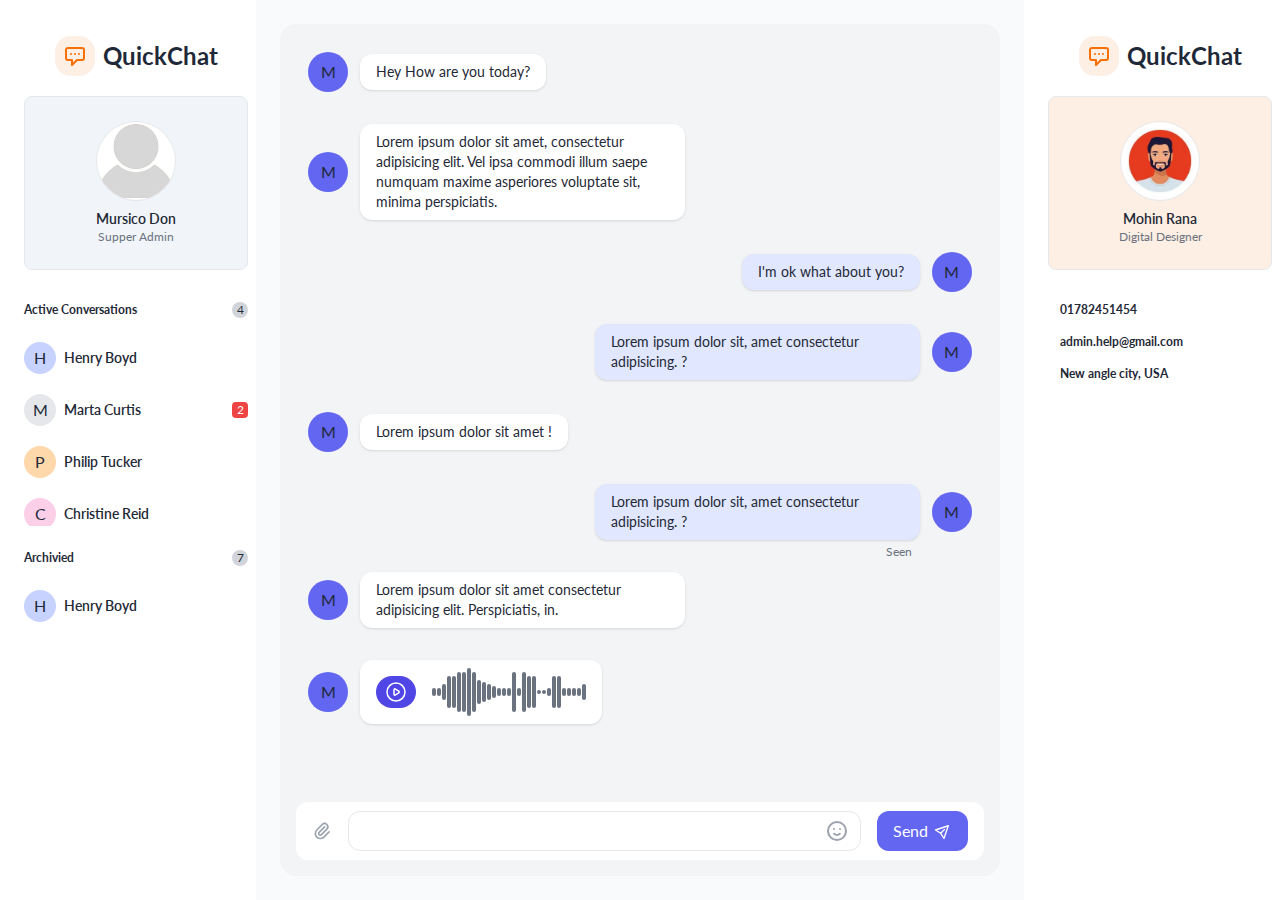
<file: live-chat.html>
<!DOCTYPE html>
<html lang="en">
<head>
    <meta charset="UTF-8">
    <meta name="viewport" content="width=device-width, initial-scale=1.0">
    <link rel="shortcut icon" href="./assets/images/logo/favicon.png" type="image/x-icon">
    <title>My dashboard</title>
    <link rel="stylesheet" href="https://cdnjs.cloudflare.com/ajax/libs/font-awesome/5.8.1/css/all.min.css" integrity="sha512-gMjQeDaELJ0ryCI+FtItusU9MkAifCZcGq789FrzkiM49D8lbDhoaUaIX4ASU187wofMNlgBJ4ckbrXM9sE6Pg==" crossorigin="anonymous" referrerpolicy="no-referrer" />
    <link rel="stylesheet" href="./assets/css/style.css">
</head>
<body>
    <section>
        <div class="flex h-screen antialiased text-gray-800">
            <div class="flex flex-row h-full w-full overflow-x-hidden">
              <div class="hidden md:flex flex-col py-8 pl-6 pr-2 w-64 bg-white flex-shrink-0">
                <div class="flex flex-row items-center justify-center h-12 w-full">
                  <div
                    class="flex items-center justify-center rounded-2xl text-primary-color bg-mute-color h-10 w-10"
                  >
                    <svg
                      class="w-6 h-6"
                      fill="none"
                      stroke="currentColor"
                      viewBox="0 0 24 24"
                      xmlns="http://www.w3.org/2000/svg"
                    >
                      <path
                        stroke-linecap="round"
                        stroke-linejoin="round"
                        stroke-width="2"
                        d="M8 10h.01M12 10h.01M16 10h.01M9 16H5a2 2 0 01-2-2V6a2 2 0 012-2h14a2 2 0 012 2v8a2 2 0 01-2 2h-5l-5 5v-5z"
                      ></path>
                    </svg>
                  </div>
                  <div class="ml-2 font-bold text-2xl">QuickChat</div>
                </div>
                <div
                  class="flex flex-col items-center bg-slate-100 border border-gray-200 mt-4 w-full py-6 px-4 rounded-lg"
                >
                  <div class="h-20 w-20 rounded-full border overflow-hidden">
                    <img
                      src="./assets/images/auth/avater.jpg"
                      alt="Avatar"
                      class="h-full w-full"
                    />
                  </div>
                  <div class="text-sm font-semibold mt-2">Mursico Don</div>
                  <div class="text-xs text-gray-500">Supper Admin</div>
                 
                </div>
                <div class="flex flex-col mt-8">
                  <div class="flex flex-row items-center justify-between text-xs">
                    <span class="font-bold">Active Conversations</span>
                    <span
                      class="flex items-center justify-center bg-gray-300 h-4 w-4 rounded-full"
                      >4</span
                    >
                  </div>
                  <div class="flex flex-col space-y-1 mt-4 -mx-2 h-48 overflow-y-auto">
                    <button
                      class="flex flex-row items-center hover:bg-gray-100 rounded-xl p-2"
                    >
                      <div
                        class="flex items-center justify-center h-8 w-8 bg-indigo-200 rounded-full"
                      >
                        H
                      </div>
                      <div class="ml-2 text-sm font-semibold">Henry Boyd</div>
                    </button>
                    <button
                      class="flex flex-row items-center hover:bg-gray-100 rounded-xl p-2"
                    >
                      <div
                        class="flex items-center justify-center h-8 w-8 bg-gray-200 rounded-full"
                      >
                        M
                      </div>
                      <div class="ml-2 text-sm font-semibold">Marta Curtis</div>
                      <div
                        class="flex items-center justify-center ml-auto text-xs text-white bg-red-500 h-4 w-4 rounded leading-none"
                      >
                        2
                      </div>
                    </button>
                    <button
                      class="flex flex-row items-center hover:bg-gray-100 rounded-xl p-2"
                    >
                      <div
                        class="flex items-center justify-center h-8 w-8 bg-orange-200 rounded-full"
                      >
                        P
                      </div>
                      <div class="ml-2 text-sm font-semibold">Philip Tucker</div>
                    </button>
                    <button
                      class="flex flex-row items-center hover:bg-gray-100 rounded-xl p-2"
                    >
                      <div
                        class="flex items-center justify-center h-8 w-8 bg-pink-200 rounded-full"
                      >
                        C
                      </div>
                      <div class="ml-2 text-sm font-semibold">Christine Reid</div>
                    </button>
                    <button
                      class="flex flex-row items-center hover:bg-gray-100 rounded-xl p-2"
                    >
                      <div
                        class="flex items-center justify-center h-8 w-8 bg-purple-200 rounded-full"
                      >
                        J
                      </div>
                      <div class="ml-2 text-sm font-semibold">Jerry Guzman</div>
                    </button>
                  </div>
                  <div class="flex flex-row items-center justify-between text-xs mt-6">
                    <span class="font-bold">Archivied</span>
                    <span
                      class="flex items-center justify-center bg-gray-300 h-4 w-4 rounded-full"
                      >7</span
                    >
                  </div>
                  <div class="flex flex-col space-y-1 mt-4 -mx-2">
                    <button
                      class="flex flex-row items-center hover:bg-gray-100 rounded-xl p-2"
                    >
                      <div
                        class="flex items-center justify-center h-8 w-8 bg-indigo-200 rounded-full"
                      >
                        H
                      </div>
                      <div class="ml-2 text-sm font-semibold">Henry Boyd</div>
                    </button>
                  </div>
                </div>
              </div>
              <div class="flex flex-col flex-auto h-full p-6">
                <div
                  class="flex flex-col flex-auto flex-shrink-0 rounded-2xl bg-gray-100 h-full p-4"
                >
                  <div class="flex flex-col h-full overflow-x-auto mb-4">
                    <div class="flex flex-col h-full">
                      <div class="grid grid-cols-12 gap-y-2">
                        <div class="col-start-1 col-end-8 p-3 rounded-lg">
                          <div class="flex flex-row items-center">
                            <div
                              class="flex items-center justify-center h-10 w-10 rounded-full bg-indigo-500 flex-shrink-0"
                            >
                              M
                            </div>
                            <div
                              class="relative ml-3 text-sm bg-white py-2 px-4 shadow rounded-xl"
                            >
                              <div>Hey How are you today?</div>
                            </div>
                          </div>
                        </div>
                        <div class="col-start-1 col-end-8 p-3 rounded-lg">
                          <div class="flex flex-row items-center">
                            <div
                              class="flex items-center justify-center h-10 w-10 rounded-full bg-indigo-500 flex-shrink-0"
                            >
                              M
                            </div>
                            <div
                              class="relative ml-3 text-sm bg-white py-2 px-4 shadow rounded-xl"
                            >
                              <div>
                                Lorem ipsum dolor sit amet, consectetur adipisicing
                                elit. Vel ipsa commodi illum saepe numquam maxime
                                asperiores voluptate sit, minima perspiciatis.
                              </div>
                            </div>
                          </div>
                        </div>
                        <div class="col-start-6 col-end-13 p-3 rounded-lg">
                          <div class="flex items-center justify-start flex-row-reverse">
                            <div
                              class="flex items-center justify-center h-10 w-10 rounded-full bg-indigo-500 flex-shrink-0"
                            >
                              M
                            </div>
                            <div
                              class="relative mr-3 text-sm bg-indigo-100 py-2 px-4 shadow rounded-xl"
                            >
                              <div>I'm ok what about you?</div>
                            </div>
                          </div>
                        </div>
                        <div class="col-start-6 col-end-13 p-3 rounded-lg">
                          <div class="flex items-center justify-start flex-row-reverse">
                            <div
                              class="flex items-center justify-center h-10 w-10 rounded-full bg-indigo-500 flex-shrink-0"
                            >
                              M
                            </div>
                            <div
                              class="relative mr-3 text-sm bg-indigo-100 py-2 px-4 shadow rounded-xl"
                            >
                              <div>
                                Lorem ipsum dolor sit, amet consectetur adipisicing. ?
                              </div>
                            </div>
                          </div>
                        </div>
                        <div class="col-start-1 col-end-8 p-3 rounded-lg">
                          <div class="flex flex-row items-center">
                            <div
                              class="flex items-center justify-center h-10 w-10 rounded-full bg-indigo-500 flex-shrink-0"
                            >
                              M
                            </div>
                            <div
                              class="relative ml-3 text-sm bg-white py-2 px-4 shadow rounded-xl"
                            >
                              <div>Lorem ipsum dolor sit amet !</div>
                            </div>
                          </div>
                        </div>
                        <div class="col-start-6 col-end-13 p-3 rounded-lg">
                          <div class="flex items-center justify-start flex-row-reverse">
                            <div
                              class="flex items-center justify-center h-10 w-10 rounded-full bg-indigo-500 flex-shrink-0"
                            >
                              M
                            </div>
                            <div
                              class="relative mr-3 text-sm bg-indigo-100 py-2 px-4 shadow rounded-xl"
                            >
                              <div>
                                Lorem ipsum dolor sit, amet consectetur adipisicing. ?
                              </div>
                              <div
                                class="absolute text-xs bottom-0 right-0 -mb-5 mr-2 text-gray-500"
                              >
                                Seen
                              </div>
                            </div>
                          </div>
                        </div>
                        <div class="col-start-1 col-end-8 p-3 rounded-lg">
                          <div class="flex flex-row items-center">
                            <div
                              class="flex items-center justify-center h-10 w-10 rounded-full bg-indigo-500 flex-shrink-0"
                            >
                              M
                            </div>
                            <div
                              class="relative ml-3 text-sm bg-white py-2 px-4 shadow rounded-xl"
                            >
                              <div>
                                Lorem ipsum dolor sit amet consectetur adipisicing elit.
                                Perspiciatis, in.
                              </div>
                            </div>
                          </div>
                        </div>
                        <div class="col-start-1 col-end-8 p-3 rounded-lg">
                          <div class="flex flex-row items-center">
                            <div
                              class="flex items-center justify-center h-10 w-10 rounded-full bg-indigo-500 flex-shrink-0"
                            >
                              M
                            </div>
                            <div
                              class="relative ml-3 text-sm bg-white py-2 px-4 shadow rounded-xl"
                            >
                              <div class="flex flex-row items-center">
                                <button
                                  class="flex items-center justify-center bg-indigo-600 hover:bg-indigo-800 rounded-full h-8 w-10"
                                >
                                  <svg
                                    class="w-6 h-6 text-white"
                                    fill="none"
                                    stroke="currentColor"
                                    viewBox="0 0 24 24"
                                    xmlns="http://www.w3.org/2000/svg"
                                  >
                                    <path
                                      stroke-linecap="round"
                                      stroke-linejoin="round"
                                      stroke-width="1.5"
                                      d="M14.752 11.168l-3.197-2.132A1 1 0 0010 9.87v4.263a1 1 0 001.555.832l3.197-2.132a1 1 0 000-1.664z"
                                    ></path>
                                    <path
                                      stroke-linecap="round"
                                      stroke-linejoin="round"
                                      stroke-width="1.5"
                                      d="M21 12a9 9 0 11-18 0 9 9 0 0118 0z"
                                    ></path>
                                  </svg>
                                </button>
                                <div class="flex flex-row items-center space-x-px ml-4">
                                  <div class="h-2 w-1 bg-gray-500 rounded-lg"></div>
                                  <div class="h-2 w-1 bg-gray-500 rounded-lg"></div>
                                  <div class="h-4 w-1 bg-gray-500 rounded-lg"></div>
                                  <div class="h-8 w-1 bg-gray-500 rounded-lg"></div>
                                  <div class="h-8 w-1 bg-gray-500 rounded-lg"></div>
                                  <div class="h-10 w-1 bg-gray-500 rounded-lg"></div>
                                  <div class="h-10 w-1 bg-gray-500 rounded-lg"></div>
                                  <div class="h-12 w-1 bg-gray-500 rounded-lg"></div>
                                  <div class="h-10 w-1 bg-gray-500 rounded-lg"></div>
                                  <div class="h-6 w-1 bg-gray-500 rounded-lg"></div>
                                  <div class="h-5 w-1 bg-gray-500 rounded-lg"></div>
                                  <div class="h-4 w-1 bg-gray-500 rounded-lg"></div>
                                  <div class="h-3 w-1 bg-gray-500 rounded-lg"></div>
                                  <div class="h-2 w-1 bg-gray-500 rounded-lg"></div>
                                  <div class="h-2 w-1 bg-gray-500 rounded-lg"></div>
                                  <div class="h-2 w-1 bg-gray-500 rounded-lg"></div>
                                  <div class="h-10 w-1 bg-gray-500 rounded-lg"></div>
                                  <div class="h-2 w-1 bg-gray-500 rounded-lg"></div>
                                  <div class="h-10 w-1 bg-gray-500 rounded-lg"></div>
                                  <div class="h-8 w-1 bg-gray-500 rounded-lg"></div>
                                  <div class="h-8 w-1 bg-gray-500 rounded-lg"></div>
                                  <div class="h-1 w-1 bg-gray-500 rounded-lg"></div>
                                  <div class="h-1 w-1 bg-gray-500 rounded-lg"></div>
                                  <div class="h-2 w-1 bg-gray-500 rounded-lg"></div>
                                  <div class="h-8 w-1 bg-gray-500 rounded-lg"></div>
                                  <div class="h-8 w-1 bg-gray-500 rounded-lg"></div>
                                  <div class="h-2 w-1 bg-gray-500 rounded-lg"></div>
                                  <div class="h-2 w-1 bg-gray-500 rounded-lg"></div>
                                  <div class="h-2 w-1 bg-gray-500 rounded-lg"></div>
                                  <div class="h-2 w-1 bg-gray-500 rounded-lg"></div>
                                  <div class="h-4 w-1 bg-gray-500 rounded-lg"></div>
                                </div>
                              </div>
                            </div>
                          </div>
                        </div>
                      </div>
                    </div>
                  </div>
                  <div
                    class="flex flex-row items-center h-16 rounded-xl bg-white w-full px-4"
                  >
                    <div>
                      <button
                        class="flex items-center justify-center text-gray-400 hover:text-gray-600"
                      >
                        <svg
                          class="w-5 h-5"
                          fill="none"
                          stroke="currentColor"
                          viewBox="0 0 24 24"
                          xmlns="http://www.w3.org/2000/svg"
                        >
                          <path
                            stroke-linecap="round"
                            stroke-linejoin="round"
                            stroke-width="2"
                            d="M15.172 7l-6.586 6.586a2 2 0 102.828 2.828l6.414-6.586a4 4 0 00-5.656-5.656l-6.415 6.585a6 6 0 108.486 8.486L20.5 13"
                          ></path>
                        </svg>
                      </button>
                    </div>
                    <div class="flex-grow ml-4">
                      <div class="relative w-full">
                        <input
                          type="text"
                          class="flex w-full border rounded-xl focus:outline-none focus:border-indigo-300 pl-4 h-10"
                        />
                        <button
                          class="absolute flex items-center justify-center h-full w-12 right-0 top-0 text-gray-400 hover:text-gray-600"
                        >
                          <svg
                            class="w-6 h-6"
                            fill="none"
                            stroke="currentColor"
                            viewBox="0 0 24 24"
                            xmlns="http://www.w3.org/2000/svg"
                          >
                            <path
                              stroke-linecap="round"
                              stroke-linejoin="round"
                              stroke-width="2"
                              d="M14.828 14.828a4 4 0 01-5.656 0M9 10h.01M15 10h.01M21 12a9 9 0 11-18 0 9 9 0 0118 0z"
                            ></path>
                          </svg>
                        </button>
                      </div>
                    </div>
                    <div class="ml-4">
                      <button
                        class="flex items-center justify-center bg-indigo-500 hover:bg-indigo-600 rounded-xl text-white px-4 py-2 flex-shrink-0"
                      >
                        <span>Send</span>
                        <span class="ml-2">
                          <svg
                            class="w-4 h-4 transform rotate-45 -mt-px"
                            fill="none"
                            stroke="currentColor"
                            viewBox="0 0 24 24"
                            xmlns="http://www.w3.org/2000/svg"
                          >
                            <path
                              stroke-linecap="round"
                              stroke-linejoin="round"
                              stroke-width="2"
                              d="M12 19l9 2-9-18-9 18 9-2zm0 0v-8"
                            ></path>
                          </svg>
                        </span>
                      </button>
                    </div>
                  </div>
                </div>
              </div>
              <div class="hidden lg:flex flex-col py-8 pl-6 pr-2 w-64 bg-white flex-shrink-0">
                <div class="flex flex-row items-center justify-center h-12 w-full">
                  <div class="flex items-center justify-center rounded-2xl text-primary-color bg-mute-color h-10 w-10">
                    <svg
                      class="w-6 h-6"
                      fill="none"
                      stroke="currentColor"
                      viewBox="0 0 24 24"
                      xmlns="http://www.w3.org/2000/svg" >
                      <path
                        stroke-linecap="round"
                        stroke-linejoin="round"
                        stroke-width="2"
                        d="M8 10h.01M12 10h.01M16 10h.01M9 16H5a2 2 0 01-2-2V6a2 2 0 012-2h14a2 2 0 012 2v8a2 2 0 01-2 2h-5l-5 5v-5z"
                    ></path>
                    </svg>
                  </div>
                  <div class="ml-2 font-bold text-2xl">QuickChat</div>
                </div>
                <div
                  class="flex flex-col items-center bg-mute-color border border-gray-200 mt-4 w-full py-6 px-4 rounded-lg"
                >
                  <div class="h-20 w-20 rounded-full border overflow-hidden">
                    <img
                      src="./assets/images/auth/avater1.jpg"
                      alt="Avatar"
                      class="h-full w-full"
                    />
                  </div>
                  <div class="text-sm font-semibold mt-2">Mohin Rana</div>
                  <div class="text-xs text-gray-500">Digital Designer</div>
                 
                </div>
                <div class="flex flex-col mt-8 space-y-4">
                  <div class="flex flex-row items-center justify-between text-xs">
                    <span class="font-bold flex items-center gap-3"><i class="fas fa-phone"></i> 01782451454 </span>
                  </div>
                  <div class="flex flex-row items-center justify-between text-xs">
                    <span class="font-bold flex items-center gap-3"><i class="far fa-envelope"></i>  admin.help@gmail.com </span>
                    
                  </div>
                  <div class="flex flex-row items-center justify-between text-xs">
                    <span class="font-bold flex items-center gap-3"><i class="fas fa-map-marker-alt"></i>  New angle city, USA </span>
                  </div>
                </div>
              </div>
            </div>
          </div>
    </section>
</body>
</html>
</file>
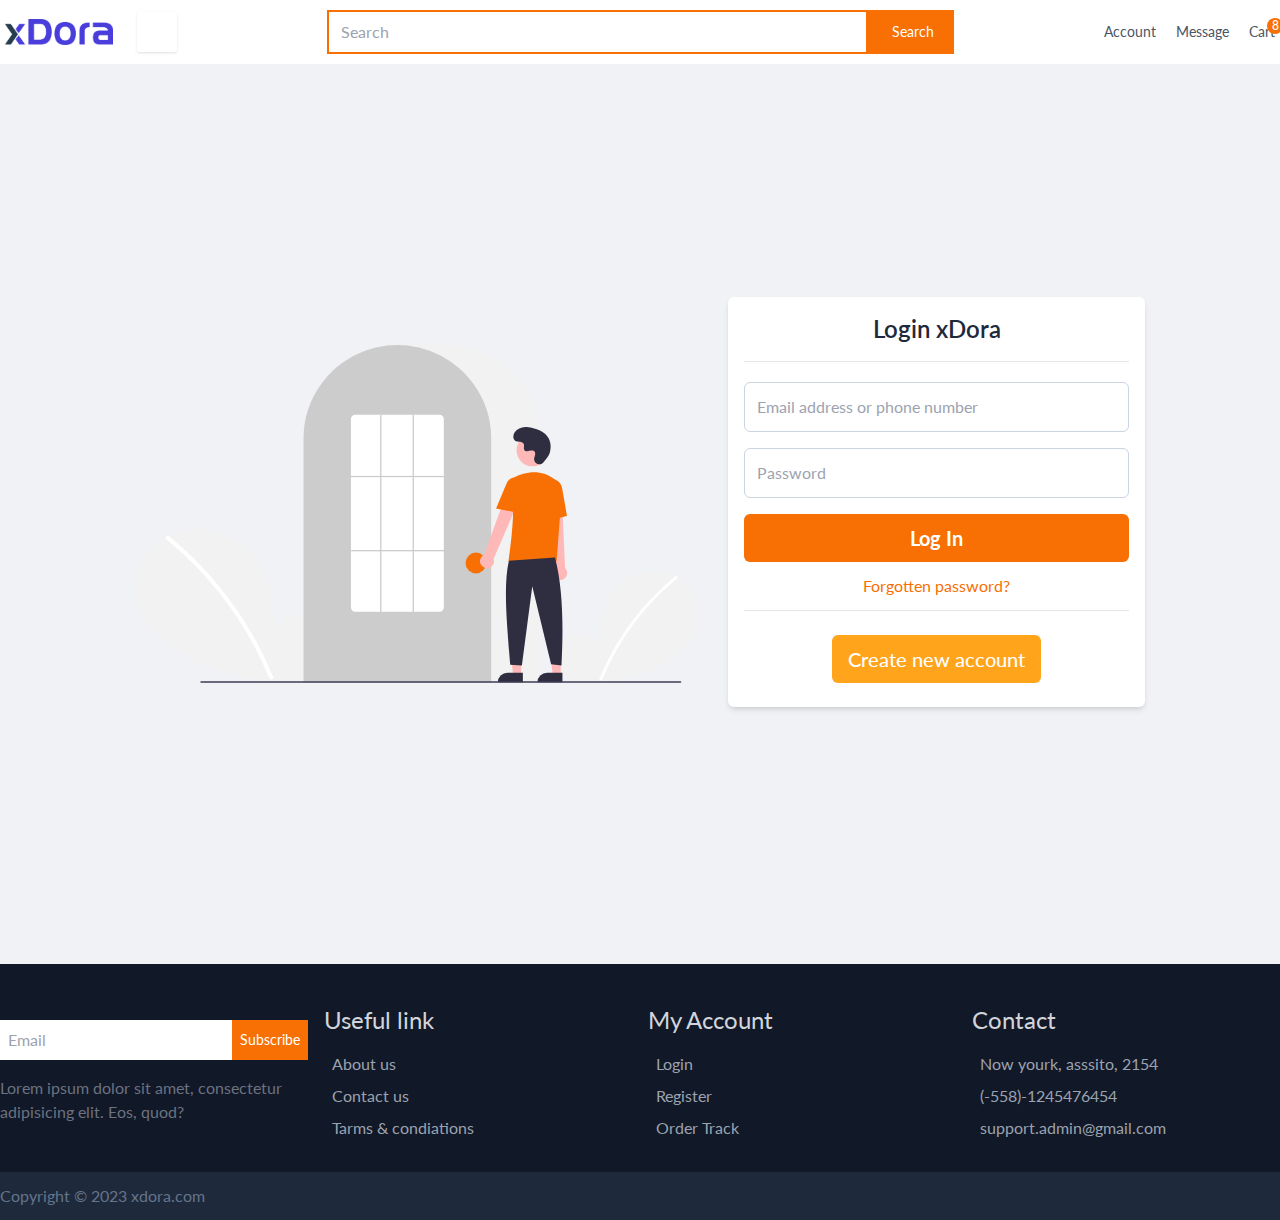
<file: login.html>
<!DOCTYPE html>
<html lang="en">
<head>
    <meta charset="UTF-8">
    <meta name="viewport" content="width=device-width, initial-scale=1.0">
    <link rel="shortcut icon" href="./assets/images/logo/favicon.png" type="image/x-icon">
    <title>Login</title>
    <!-- Font awesome cdn -->
    <link rel="stylesheet" href="https://cdnjs.cloudflare.com/ajax/libs/font-awesome/5.8.1/css/all.min.css" integrity="sha512-gMjQeDaELJ0ryCI+FtItusU9MkAifCZcGq789FrzkiM49D8lbDhoaUaIX4ASU187wofMNlgBJ4ckbrXM9sE6Pg==" crossorigin="anonymous" referrerpolicy="no-referrer" />
    <link rel="stylesheet" href="./assets/css/style.css">

</head>
<body class="relative">

    <header class="">
        <div class="hidden lg:block bg-white shadow-sm">
            <!-- Header Top start -->
            <div >
                <div class="container">
                    <div class="h-16 lg:grid items-center lg:grid-cols-12 lg:gap-4">
                        <div class="lg:col-span-3 flex items-center gap-4 ">
                            <div class="grid grid-cols-5 gap-6 items-center">
                                <a href="index.html"  class="col-span-2 inline-block">
                                    <figure>
                                        <img src="./assets/images/logo/logo.png" class="w-full" alt="header logo on desktop">
                                    </figure>
                                </a>
                                <button title="All Categories" class="col-span-3 flex  gap-1 w-10 h-10 items-center justify-center shadow rounded-sm  categoryFinder"> 
                                    <i class="fas fa-th-list text-gray-500"></i>
                                </button>
                            </div>
                        </div>
                        <div class="lg:col-span-6">
                            <form action="">
                                <div class="flex items-center">
                                    <input type="search" class="w-full  border-2 border-primary-color focus-visible:outline-none px-3 py-2 " placeholder="Search">
                                    <button class="px-5 py-3 bg-primary-color flex items-center gap-1 text-white text-sm">
                                        <i class="fas fa-search"></i>
                                        Search
                                    </button>
                                </div>
                            </form>
                        </div>
                        <div class="lg:col-span-3">
                            <div class="flex gap-5 items-center justify-end">
                                <a href="login.html" class="flex flex-col items-center">
                                    <i class="fa fa-user text-xl text-gray-700"></i>
                                    <span class="text-sm text-gray-600">Account</span>
                                </a>
                                <a href="#" class="flex flex-col items-center">
                                    <i class="fas fa-comment-dots text-xl text-gray-700"></i>
                                    <span class="text-sm text-gray-600">Message</span>
                                </a>
                                <a href="cart.html" class="flex group flex-col items-center relative">
                                    <span class="w-4 h-4 absolute  -top-1 -right-2 rounded-full bg-primary-color flex items-center justify-center text-xs text-white font-medium">8</span>
                                    <i class="fas fa-shopping-cart text-xl text-gray-700"></i>
                                    <span class="text-sm text-gray-600">Cart</span>
                                    <div class="w-[300px] z-[999999999] transition-all group-hover:visible group-hover:opacity-100 invisible opacity-0 shadow-md  border border-gray-50  py-3 bg-white absolute right-0 top-full">
                                        <ul class="divide-y divide-slate-100">
                                            <li class="px-2 py-4 items-center hover:bg-slate-50 gap-3 flex relative ">
                                                <div class="w-16">
                                                    <img src="./assets/images/products/1.jpg" class="" alt="">
                                                </div>
                                                <div class="text-sm font-medium text-slate-700">
                                                    <p class="text-slate-600 text-base font-medium">Lorem ipsum dolor sit amet.</p>
                                                    <p class="text-sm font-semibold text-slate-400">$120 * 5  </p>
                                                </div>
                                                <form action="">
                                                  <button class="absolute bottom-5 right-3">
                                                      <svg xmlns="http://www.w3.org/2000/svg" width="100%" height="100%" fill="none" viewBox="0 0 24 24" stroke="currentColor" stroke-width="2" stroke-linecap="round" stroke-linejoin="round" class="feather feather-trash-2 w-4 h-4 text-slate-500">
                                                          <polyline points="3 6 5 6 21 6"></polyline>
                                                          <path d="M19 6v14a2 2 0 0 1-2 2H7a2 2 0 0 1-2-2V6m3 0V4a2 2 0 0 1 2-2h4a2 2 0 0 1 2 2v2"></path>
                                                          <line x1="10" y1="11" x2="10" y2="17"></line>
                                                          <line x1="14" y1="11" x2="14" y2="17"></line>
                                                      </svg>
                                                  </button>
                                                </form>
                                            </li>
                                            <li class="px-2 py-4 items-center hover:bg-slate-50 gap-3 flex relative ">
                                                <div class="w-16">
                                                    <img src="./assets/images/products/5.jpg" class="" alt="">
                                                </div>
                                                <div class="text-sm font-medium text-slate-700">
                                                    <p class="text-slate-600 text-base font-medium">Lorem ipsum dolor sit amet.</p>
                                                    <p class="text-sm font-semibold text-slate-400">$120 * 5  </p>
                                                </div>
                                                <form action="">
                                                  <button class="absolute bottom-5 right-3">
                                                      <svg xmlns="http://www.w3.org/2000/svg" width="100%" height="100%" fill="none" viewBox="0 0 24 24" stroke="currentColor" stroke-width="2" stroke-linecap="round" stroke-linejoin="round" class="feather feather-trash-2 w-4 h-4 text-slate-500">
                                                          <polyline points="3 6 5 6 21 6"></polyline>
                                                          <path d="M19 6v14a2 2 0 0 1-2 2H7a2 2 0 0 1-2-2V6m3 0V4a2 2 0 0 1 2-2h4a2 2 0 0 1 2 2v2"></path>
                                                          <line x1="10" y1="11" x2="10" y2="17"></line>
                                                          <line x1="14" y1="11" x2="14" y2="17"></line>
                                                      </svg>
                                                  </button>
                                                </form>
                                            </li>
                                            <li class="px-2 py-4 items-center hover:bg-slate-50 gap-3 flex relative ">
                                                <div class="w-16">
                                                    <img src="./assets/images/products/10.jpg" class="" alt="">
                                                </div>
                                                <div class="text-sm font-medium text-slate-700">
                                                    <p class="text-slate-600 text-base font-medium">Lorem ipsum dolor sit amet.</p>
                                                    <p class="text-sm font-semibold text-slate-400">$120 * 5  </p>
                                                </div>
                                                <form action="">
                                                  <button class="absolute bottom-5 right-3">
                                                      <svg xmlns="http://www.w3.org/2000/svg" width="100%" height="100%" fill="none" viewBox="0 0 24 24" stroke="currentColor" stroke-width="2" stroke-linecap="round" stroke-linejoin="round" class="feather feather-trash-2 w-4 h-4 text-slate-500">
                                                          <polyline points="3 6 5 6 21 6"></polyline>
                                                          <path d="M19 6v14a2 2 0 0 1-2 2H7a2 2 0 0 1-2-2V6m3 0V4a2 2 0 0 1 2-2h4a2 2 0 0 1 2 2v2"></path>
                                                          <line x1="10" y1="11" x2="10" y2="17"></line>
                                                          <line x1="14" y1="11" x2="14" y2="17"></line>
                                                      </svg>
                                                  </button>
                                                </form>
                                            </li>
                                           
                                            <li>
                                              <div class="p-4 justify-center flex">
                                                  <button class="text-base  undefined  hover:scale-110 focus:outline-none flex justify-center px-4 py-2 rounded  cursor-pointer 
                                                text-primary-color 
                                                border duration-200 ease-in-out 
                                                border-primary-color transition">Checkout $36.66</button>
                                              </div>
                                            </li>
                                        </ul>
                                    </div>
                                </a>
                            </div>
                        </div>
                    </div>
                </div>
            </div>
            <!-- Header Top end -->
        </div>
    </header>


   

    <main class="main transition-all duration-500 right-0">
        


                    <div class=' relative'>
                        <div class=' h-screen w-full bg-[#F0F2F5] flex items-center justify-center'>
                            <div class='w-[90%] lg:w-[1010px] mx-auto'>
                                <div class='grid items-center grid-cols-1 md:grid-cols-2 lg:grid-cols-7 justify-center gap-3 lg:gap-7'>
                                    <div class='hidden md:block md:grid-cols-1 lg:col-span-4 lg:flex items-center '>
                                        <div>
                                            <img src="./assets/images/auth/login.svg" alt="">
                                        </div>
                                    </div>
                                    <div class='col-span-1 md:grid-cols-1 lg:col-span-3'>
                                        <div class='p-4 mb-6 rounded-md shadow-md bg-white'>
                                            <form action="">
                                                <h1 class="text-2xl text-center mb-4 font-semibold text-slate-800"> Login xDora </h1>
                                                <hr class="mb-5">
                                                <div>
                                                    <div class='mb-4'>
                                                        <input type="text" class='w-full px-3 py-3 border border-slate-300 rounded-md focus-visible:outline-none focus-visible:border-transparent focus-visible:ring-2 ring-primary-color  ' placeholder='Email address or phone number' />
                                                    </div>
                                                    <div class='mb-4'>
                                                        <input type="password" class='w-full px-3 py-3 border border-slate-300 rounded-md focus-visible:outline-none focus-visible:border-transparent focus-visible:ring-2 ring-primary-color' placeholder='Password' />
                                                    </div>
                                                    <div>
                                                        <input type="submit" value="Log In" class='bg-primary-color px-4 py-[10px] w-full rounded-md text-xl text-white font-bold' />
                                                    </div>
                                                </div>
                                            </form>
                                            <div class='my-3'>
                                                <p class='text-center'>
                                                    <a href="" class='text-primary-color'>Forgotten password?</a>
                                                </p>
                                            </div>
                                            <hr class='my-0'/>
                                            <div class='text-center mt-6 mb-2'>
                                                <a href="register.html"  class='px-4 py-[14px] rounded-md text-white font-medium text-xl bg-secondary-color inline-block leading-5'>Create new account</a>
                                            </div>
                                        </div>
                                        
                                    </div>
                                </div>
                            </div>
                        </div>
                       
                    </div>
 
        

    </main>


    <footer class="bg-gray-900 pt-10 mb-12 lg:mb-0 ">
        <div class="pb-8">
            <div class="container px-3 lg:px-0">
                <div class="grid grid-cols-1 lg:grid-cols-4 gap-2 md:gap-4 ">
                    <div class="col-span-1 mb-5 lg:mb-0 flex items-center self-center">
                        <div class="">
                            <form action="">
                                <div class="flex">
                                    <input type="email" class="w-full py-2 pl-2 focus-visible:outline-none" placeholder="Email">
                                    <button class="bg-primary-color px-2 text-white text-sm" >Subscribe</button>
                                </div>
                            </form>
                            <p class="text-gray-500 leading-6 mt-4">Lorem ipsum dolor sit amet, consectetur adipisicing elit. Eos, quod?</p>
                        </div>
                    </div>
                    <div class="col-span-1 mb-5 lg:mb-0">
                        <div class="">
                            <p class="text-2xl text-gray-300 mb-4">Useful link</p>
                            <ul class="space-y-2">
                                <li class="text-gray-400 flex items-center gap-2"><i class="fas fa-check"></i> <a href="about.html" class="hover:pl-2 transition-all duration-300" >About us</a></li>
                                <li class="text-gray-400 flex items-center gap-2"><i class="fas fa-check"></i> <a href="contact.html" class="hover:pl-2 transition-all duration-300" >Contact us</a></li>
                                <li class="text-gray-400 flex items-center gap-2"><i class="fas fa-check"></i> <a href="javascript:void(0)" class="hover:pl-2 transition-all duration-300" >Tarms & condiations</a></li>
                            </ul>
                        </div>
                    </div>
                    <div class="col-span-1 mb-5 lg:mb-0">
                        <div class="">
                            <p class="text-2xl text-gray-300 mb-4">My Account</p>
                            <ul class="space-y-2">
                                <li class="text-gray-400 flex items-center gap-2"><i class="fas fa-check"></i> <a href="login.html" class="hover:pl-2 transition-all duration-300" >Login</a></li>
                                <li class="text-gray-400 flex items-center gap-2"><i class="fas fa-check"></i> <a href="register.html" class="hover:pl-2 transition-all duration-300" >Register</a></li>
                                <li class="text-gray-400 flex items-center gap-2"><i class="fas fa-check"></i> <a href="javascript:void(0)" class="hover:pl-2 transition-all duration-300" >Order Track</a></li>
                            </ul>
                        </div>
                    </div>
                    <div class="col-span-1 mb-5 lg:mb-0">
                        <div class="">
                            <p class="text-2xl text-gray-300 mb-4">Contact</p>
                            <ul class="space-y-2">
                                <li class="text-gray-400 flex items-center gap-2"><i class="fas fa-map-marker-alt"></i> <a href="javascript:void(0)" class="hover:pl-2 transition-all duration-300" >Now yourk, asssito, 2154</a></li>
                                <li class="text-gray-400 flex items-center gap-2"><i class="fas fa-phone"></i> <a href="javascript:void(0)" class="hover:pl-2 transition-all duration-300" >(-558)-1245476454</a></li>
                                <li class="text-gray-400 flex items-center gap-2"><i class="far fa-envelope"></i> <a href="javascript:void(0)" class="hover:pl-2 transition-all duration-300" >support.admin@gmail.com</a></li>
                            </ul>
                        </div>
                    </div>
                </div>
            </div>
        </div>
        <div class="bg-slate-800 hidden lg:block py-3">
            <div class="container px-3 lg:px-0">
                <div class="flex items-center flex-wrap justify-between">
                    <ul class="flex items-center gap-3 ">
                        <li><p class="text-slate-500"> Copyright &copy; 2023 xdora.com </p></li>
                    </ul>
                    <ul class="flex items-center gap-4 ">
                        <li class="text-gray-200"><a href="#"> <i class="fab fa-facebook-f"></i> </a></li>
                        <li class="text-gray-200"><a href="#"> <i class="fab fa-youtube"></i> </a></li>
                        <li class="text-gray-200"><a href="#"> <i class="fab fa-instagram"></i> </a></li>
                    </ul>
                    
                </div>
            </div>
        </div>
    </footer>


    <!--left menubar start -->
    <div class="leftMenuWrap w-[250px] shadow-[0px_0px_5px_#ddd]  h-[100vh] bg-white z-50 transition-all duration-500 -left-[300px] bottom-0 top-0 fixed">
        <div>
            <ul class="flex items-center justify-between h-16 px-4">
                <li class="w-28">
                    <a href="#">
                        <img src="./assets/images/logo/logo.png" alt="">
                    </a>
                </li>
                <li><button class="closeLeftMenu"> <i class="fas fa-times-circle"></i></button></li>
            </ul>
            <ul class="">
                <li>
                    <a href="#" class="w-full inline-block py-2 text-base font-medium px-3  hover:bg-slate-50 hover:text-slate-900 text-slate-700 ">
                        <span class="text-sm lg:text-base flex items-center justify-start gap-2">
                            <img src="./assets/images//categorys/chare.jpg" class="hidden lg:block w-5 h-5 object-cover" alt="">
                            Chare
                        </span>
                    </a>

                </li>
                <li class="relative group">
                    <a href="#" class="w-full flex justify-between items-center py-2 text-base font-medium px-3 hover:bg-slate-50 hover:text-slate-900 text-slate-700 ">
                        <span class="text-sm lg:text-base flex items-center justify-start gap-2">
                            <img src="./assets/images//categorys/men-shoes.jpg" class="hidden lg:block w-5 h-5 object-cover" alt="">
                            Men's
                        </span>
                        <button class="subMenuFinder px-3 py-1 bg-slate-50">
                            <i class="fas fa-angle-down text-slate-600"></i>
                        </button>
                    </a>
                    <ul class="subMenuWrap w-[250px] hidden bg-white ">
                        <li>
                            <a href="#" class="text-sm lg:text-base w-full inline-block py-2  font-medium px-3 hover:bg-slate-50 hover:text-slate-900 text-slate-700 ">Shoes</a>
                        </li>
                        <li>
                            <a href="#" class="text-sm lg:text-base w-full inline-block py-2  font-medium px-3 hover:bg-slate-50 hover:text-slate-900 text-slate-700 ">Watch</a>
                        </li>
                        <li>
                            <a href="#" class="text-sm lg:text-base w-full inline-block py-2  font-medium px-3 hover:bg-slate-50 hover:text-slate-900 text-slate-700 ">Shart</a>
                        </li>
                        <li>
                            <a href="#" class="text-sm lg:text-base w-full inline-block py-2  font-medium px-3 hover:bg-slate-50 hover:text-slate-900 text-slate-700 ">T-shart</a>
                        </li>
                    </ul>
                    
                </li>
                <li class="relative group">
                    <a href="#" class="w-full flex justify-between items-center py-2 text-base font-medium px-3 hover:bg-slate-50 hover:text-slate-900 text-slate-700 ">
                        <span class="text-sm lg:text-base flex items-center justify-start gap-2">
                            <img src="./assets/images//categorys/bed.jpg" class="hidden lg:block w-5 h-5 object-cover" alt="">
                            Furniture
                        </span>
                        <button class="subMenuFinder px-3 py-1 bg-slate-50">
                            <i class="fas fa-angle-down text-slate-600"></i>
                        </button>
                    </a>
                    <ul class="subMenuWrap w-[250px] hidden bg-white ">
                        <li>
                            <a href="#" class="text-sm lg:text-base w-full inline-block py-2  font-medium px-3 hover:bg-slate-50 hover:text-slate-900 text-slate-700 ">Chare</a>
                        </li>
                        <li>
                            <a href="#" class="text-sm lg:text-base w-full inline-block py-2  font-medium px-3 hover:bg-slate-50 hover:text-slate-900 text-slate-700 ">Table</a>
                        </li>
                        <li>
                            <a href="#" class="text-sm lg:text-base w-full inline-block py-2  font-medium px-3 hover:bg-slate-50 hover:text-slate-900 text-slate-700 ">Bed</a>
                        </li>
                        <li>
                            <a href="#" class="text-sm lg:text-base w-full inline-block py-2  font-medium px-3 hover:bg-slate-50 hover:text-slate-900 text-slate-700 ">Sofa</a>
                        </li>
                        <li>
                            <a href="#" class="text-sm lg:text-base w-full inline-block py-2  font-medium px-3 hover:bg-slate-50 hover:text-slate-900 text-slate-700 ">Dining Table</a>
                        </li>
                        <li>
                            <a href="#" class="text-sm lg:text-base w-full inline-block py-2  font-medium px-3 hover:bg-slate-50 hover:text-slate-900 text-slate-700 ">Almira</a>
                        </li>
                    </ul>
                    
                </li>
                <li class="relative group">
                    <a href="#" class="w-full flex justify-between items-center py-2 text-base font-medium px-3 hover:bg-slate-50 hover:text-slate-900 text-slate-700 ">
                        <span class="text-sm lg:text-base flex items-center justify-start gap-2">
                            <img src="./assets/images//categorys/jewellery.jpg" class="hidden lg:block w-5 h-5 object-cover" alt="">
                            Women's
                        </span>
                        <button class="subMenuFinder px-3 py-1 bg-slate-50">
                            <i class="fas fa-angle-down text-slate-600"></i>
                        </button>
                    </a>
                    <ul class="subMenuWrap w-[250px] hidden bg-white ">
                        <li>
                            <a href="#" class="text-sm lg:text-base w-full inline-block py-2  font-medium px-3 hover:bg-slate-50 hover:text-slate-900 text-slate-700 ">Shoes</a>
                        </li>
                        <li>
                            <a href="#" class="text-sm lg:text-base w-full inline-block py-2  font-medium px-3 hover:bg-slate-50 hover:text-slate-900 text-slate-700 ">Bag</a>
                        </li>
                        <li>
                            <a href="#" class="text-sm lg:text-base w-full inline-block py-2  font-medium px-3 hover:bg-slate-50 hover:text-slate-900 text-slate-700 ">Jwellary</a>
                        </li>
                        <li>
                            <a href="#" class="text-sm lg:text-base w-full inline-block py-2  font-medium px-3 hover:bg-slate-50 hover:text-slate-900 text-slate-700 ">Beauty</a>
                        </li>
                    </ul>
                    
                </li>
                <li>
                    <a href="#" class="w-full inline-block py-2 text-base font-medium px-3  hover:bg-slate-50 hover:text-slate-900 text-slate-700 ">
                        <span class="text-sm lg:text-base flex items-center justify-start gap-2">
                            <img src="./assets/images//categorys/computer.jpg" class="hidden lg:block w-5 h-5 object-cover" alt="">
                            Computer Component
                        </span>
                    </a>

                </li>
                <li>
                    <a href="#" class="w-full inline-block py-2 text-base font-medium px-3  hover:bg-slate-50 hover:text-slate-900 text-slate-700 ">
                        <span class="text-sm lg:text-base flex items-center justify-start gap-2">
                            <img src="./assets/images//categorys/mobile.jpg" class="hidden lg:block w-5 h-5 object-cover" alt="">
                            Mobile & Tablet
                        </span>
                    </a>
                </li>
                <li>
                    <a href="#" class="w-full inline-block py-2 text-base font-medium px-3  hover:bg-slate-50 hover:text-slate-900 text-slate-700 ">
                        <span class="text-sm lg:text-base flex items-center justify-start gap-2">
                            <img src="./assets/images//categorys/shart.png" class="hidden lg:block w-5 h-5 object-cover" alt="">
                            Shart
                        </span>
                    </a>
                </li>
            </ul>
        </div>
    </div>
    <!--left menubar end -->

    <!-- App Mobile Menu Start -->
    <div class=" fixed bottom-0 border-t border-slate-100 bg-white left-0 w-full lg:hidden">
        <ul class="flex items-center justify-around gap-2">
            <li class="py-[6px]">
                <a href="index.html" class="flex flex-col items-center">
                    <div><i class="fas fa-home text-slate-600"></i></div>
                    <div class="text-xs font-semibold text-slate-500">Home</div>
                </a>
            </li>
            
            <li class="py-[6px]">
                <a href="./search.html" class="flex flex-col items-center">
                    <div><i class="fas fa-search text-slate-600"></i></div>
                    <div class="text-xs font-semibold text-slate-500">Search</div>
                </a>
            </li>
        
        
            <li class="py-[6px]">
                <a href="cart.html" class="flex flex-col items-center relative">
                    <span class="w-[14px] h-[14px] absolute  -top-1 -right-2 rounded-full bg-primary-color flex items-center justify-center text-[10px] text-white font-medium">8</span>
                    <div><i class="fas fa-shopping-cart text-slate-600"></i></div>
                    <div class="text-xs font-semibold text-slate-500">Cart</div>
                </a>
            </li>
            <li class="py-[6px]">
                <a  href="javascript:void(0)" class="categoryFinder flex flex-col  items-center">
                    <div><i class="fas fa-th-list text-slate-600"></i></div>
                    <div class="text-xs font-semibold text-slate-500">Categories</div>
                </a>
            </li>
            <li class="py-[6px]">
                <a href="login.html" class="flex flex-col items-center">
                    <div><i class="fa fa-user text-slate-600"></i></div>
                    <div class="text-xs font-semibold text-slate-500">Account</div>
                </a>
            </li>
        </ul>
    </div>
    <!-- App Mobile Menu End   -->


    <script src="./assets/js/jquery.min.js"></script>
    <script src="./assets/js/main.js"></script>


</body>
</html>
</file>
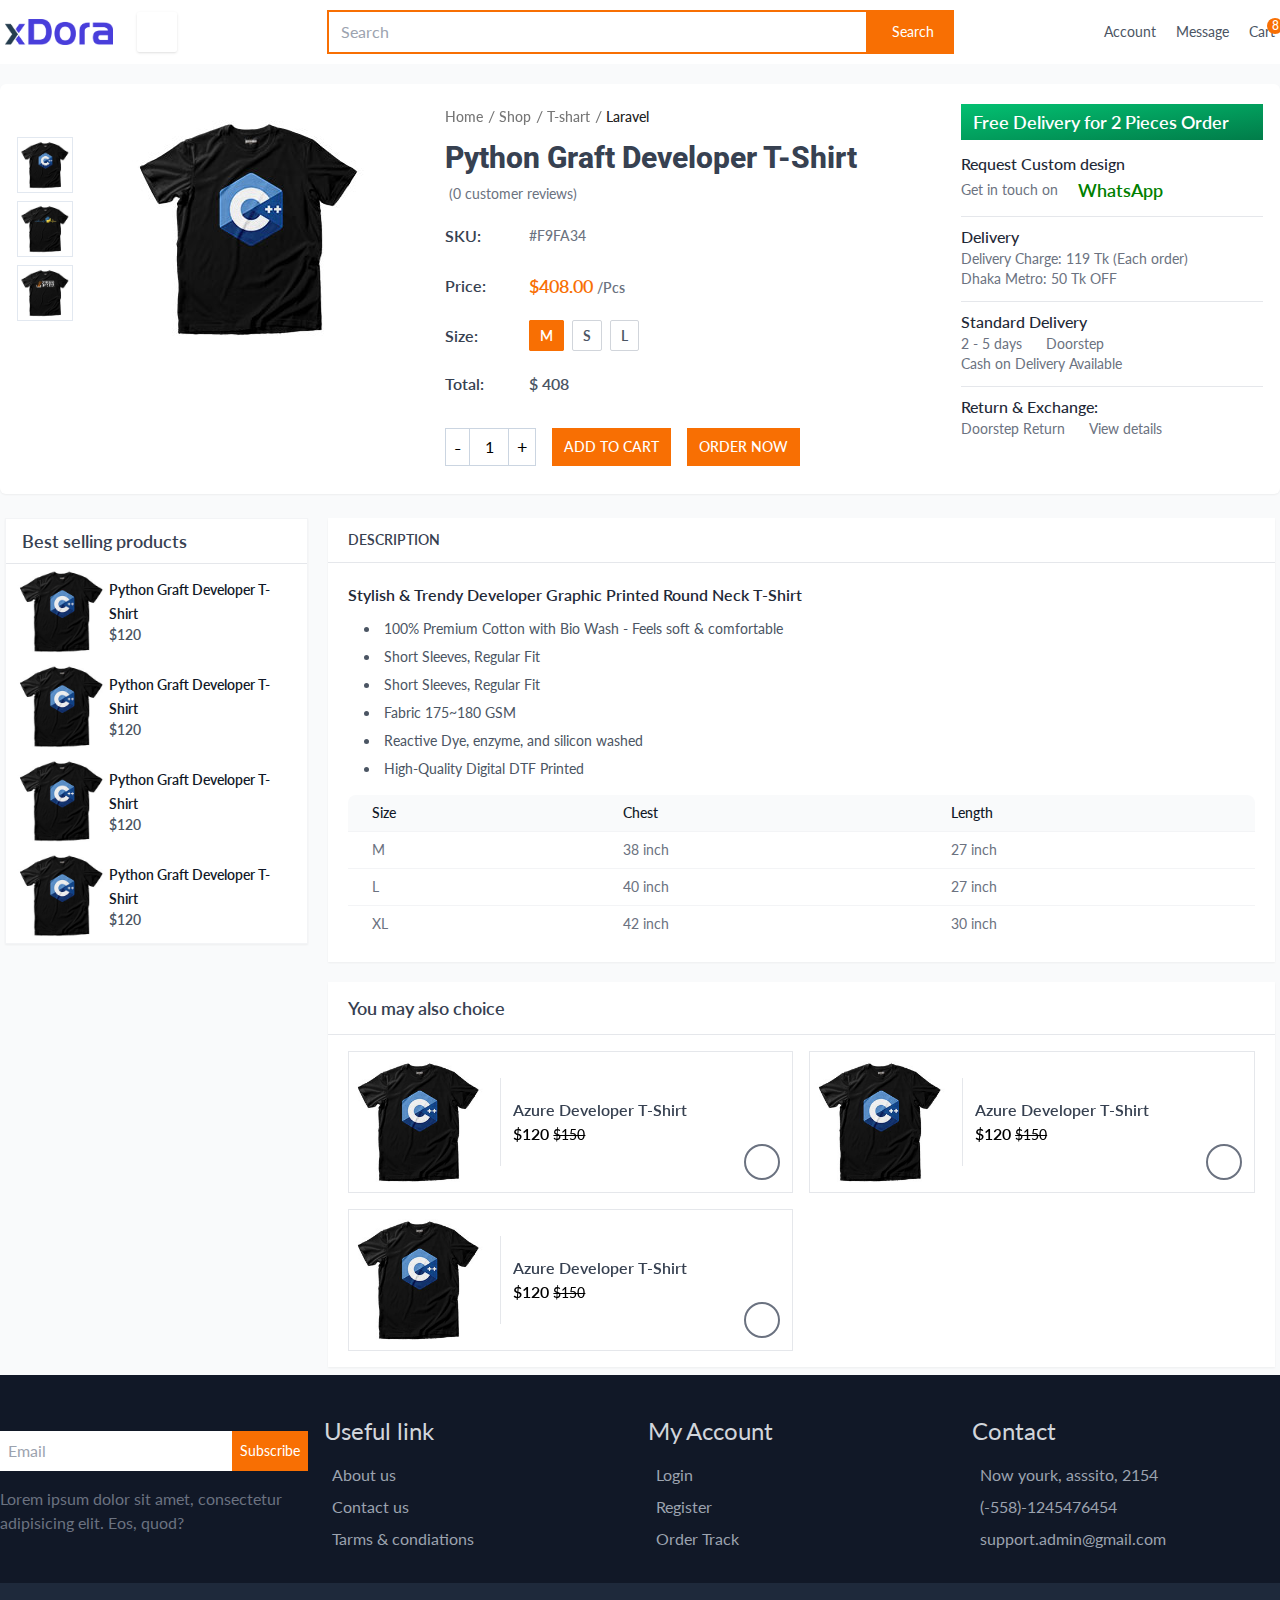
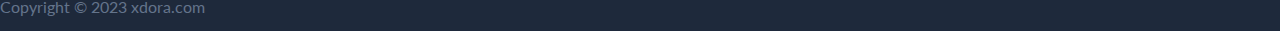
<file: products.html>
<!DOCTYPE html>
<html lang="en">
<head>

    <meta charset="UTF-8">
    <meta name="viewport" content="width=device-width, initial-scale=1.0">
    <link rel="shortcut icon" href="./assets/images/logo/favicon.png" type="image/x-icon">
    <title >E-commerce store using tailwind css</title>
    <!-- Font awesome cdn -->
    <link rel="stylesheet" href="https://cdnjs.cloudflare.com/ajax/libs/font-awesome/5.8.1/css/all.min.css" integrity="sha512-gMjQeDaELJ0ryCI+FtItusU9MkAifCZcGq789FrzkiM49D8lbDhoaUaIX4ASU187wofMNlgBJ4ckbrXM9sE6Pg==" crossorigin="anonymous" referrerpolicy="no-referrer" />
    <link rel="stylesheet" href="./assets/css/style.css">

</head>
<body class="relative ">

    <header class="">
        <div class="hidden lg:block bg-white shadow-sm">
            <!-- Header Top start -->
            <div >
                <div class="container">
                    <div class="h-16 lg:grid items-center lg:grid-cols-12 lg:gap-4">
                        <div class="lg:col-span-3 flex items-center gap-4 ">
                            <div class="grid grid-cols-5 gap-6 items-center">
                                <a href="index.html"  class="col-span-2 inline-block">
                                    <figure>
                                        <img src="./assets/images/logo/logo.png" class="w-full" alt="header logo on desktop">
                                    </figure>
                                </a>
                                <button title="All Categories" class="col-span-3 flex  gap-1 w-10 h-10 items-center justify-center shadow rounded-sm  categoryFinder"> 
                                    <i class="fas fa-th-list text-gray-500"></i>
                                </button>
                            </div>
                        </div>
                        <div class="lg:col-span-6">
                            <form action="">
                                <div class="flex items-center">
                                    <input type="search" class="w-full  border-2 border-primary-color focus-visible:outline-none px-3 py-2 " placeholder="Search">
                                    <button class="px-5 py-3 bg-primary-color flex items-center gap-1 text-white text-sm">
                                        <i class="fas fa-search"></i>
                                        Search
                                    </button>
                                </div>
                            </form>
                        </div>
                        <div class="lg:col-span-3">
                            <div class="flex gap-5 items-center justify-end">
                                <a href="login.html" class="flex flex-col items-center">
                                    <i class="fa fa-user text-xl text-gray-700"></i>
                                    <span class="text-sm text-gray-600">Account</span>
                                </a>
                                <a href="#" class="flex flex-col items-center">
                                    <i class="fas fa-comment-dots text-xl text-gray-700"></i>
                                    <span class="text-sm text-gray-600">Message</span>
                                </a>
                                <a href="cart.html" class="flex group flex-col items-center relative">
                                    <span class="w-4 h-4 absolute  -top-1 -right-2 rounded-full bg-primary-color flex items-center justify-center text-xs text-white font-medium">8</span>
                                    <i class="fas fa-shopping-cart text-xl text-gray-700"></i>
                                    <span class="text-sm text-gray-600">Cart</span>
                                    <div class="w-[300px] z-[999999999] transition-all group-hover:visible group-hover:opacity-100 invisible opacity-0 shadow-md  border border-gray-50  py-3 bg-white absolute right-0 top-full">
                                        <ul class="divide-y divide-slate-100">
                                            <li class="px-2 py-4 items-center hover:bg-slate-50 gap-3 flex relative ">
                                                <div class="w-16">
                                                    <img src="./assets/images/products/1.jpg" class="" alt="">
                                                </div>
                                                <div class="text-sm font-medium text-slate-700">
                                                    <p class="text-slate-600 text-base font-medium">Lorem ipsum dolor sit amet.</p>
                                                    <p class="text-sm font-semibold text-slate-400">$120 * 5  </p>
                                                </div>
                                                <form action="">
                                                  <button class="absolute bottom-5 right-3">
                                                      <svg xmlns="http://www.w3.org/2000/svg" width="100%" height="100%" fill="none" viewBox="0 0 24 24" stroke="currentColor" stroke-width="2" stroke-linecap="round" stroke-linejoin="round" class="feather feather-trash-2 w-4 h-4 text-slate-500">
                                                          <polyline points="3 6 5 6 21 6"></polyline>
                                                          <path d="M19 6v14a2 2 0 0 1-2 2H7a2 2 0 0 1-2-2V6m3 0V4a2 2 0 0 1 2-2h4a2 2 0 0 1 2 2v2"></path>
                                                          <line x1="10" y1="11" x2="10" y2="17"></line>
                                                          <line x1="14" y1="11" x2="14" y2="17"></line>
                                                      </svg>
                                                  </button>
                                                </form>
                                            </li>
                                            <li class="px-2 py-4 items-center hover:bg-slate-50 gap-3 flex relative ">
                                                <div class="w-16">
                                                    <img src="./assets/images/products/5.jpg" class="" alt="">
                                                </div>
                                                <div class="text-sm font-medium text-slate-700">
                                                    <p class="text-slate-600 text-base font-medium">Lorem ipsum dolor sit amet.</p>
                                                    <p class="text-sm font-semibold text-slate-400">$120 * 5  </p>
                                                </div>
                                                <form action="">
                                                  <button class="absolute bottom-5 right-3">
                                                      <svg xmlns="http://www.w3.org/2000/svg" width="100%" height="100%" fill="none" viewBox="0 0 24 24" stroke="currentColor" stroke-width="2" stroke-linecap="round" stroke-linejoin="round" class="feather feather-trash-2 w-4 h-4 text-slate-500">
                                                          <polyline points="3 6 5 6 21 6"></polyline>
                                                          <path d="M19 6v14a2 2 0 0 1-2 2H7a2 2 0 0 1-2-2V6m3 0V4a2 2 0 0 1 2-2h4a2 2 0 0 1 2 2v2"></path>
                                                          <line x1="10" y1="11" x2="10" y2="17"></line>
                                                          <line x1="14" y1="11" x2="14" y2="17"></line>
                                                      </svg>
                                                  </button>
                                                </form>
                                            </li>
                                            <li class="px-2 py-4 items-center hover:bg-slate-50 gap-3 flex relative ">
                                                <div class="w-16">
                                                    <img src="./assets/images/products/10.jpg" class="" alt="">
                                                </div>
                                                <div class="text-sm font-medium text-slate-700">
                                                    <p class="text-slate-600 text-base font-medium">Lorem ipsum dolor sit amet.</p>
                                                    <p class="text-sm font-semibold text-slate-400">$120 * 5  </p>
                                                </div>
                                                <form action="">
                                                  <button class="absolute bottom-5 right-3">
                                                      <svg xmlns="http://www.w3.org/2000/svg" width="100%" height="100%" fill="none" viewBox="0 0 24 24" stroke="currentColor" stroke-width="2" stroke-linecap="round" stroke-linejoin="round" class="feather feather-trash-2 w-4 h-4 text-slate-500">
                                                          <polyline points="3 6 5 6 21 6"></polyline>
                                                          <path d="M19 6v14a2 2 0 0 1-2 2H7a2 2 0 0 1-2-2V6m3 0V4a2 2 0 0 1 2-2h4a2 2 0 0 1 2 2v2"></path>
                                                          <line x1="10" y1="11" x2="10" y2="17"></line>
                                                          <line x1="14" y1="11" x2="14" y2="17"></line>
                                                      </svg>
                                                  </button>
                                                </form>
                                            </li>
                                           
                                            <li>
                                              <div class="p-4 justify-center flex">
                                                  <button class="text-base  undefined  hover:scale-110 focus:outline-none flex justify-center px-4 py-2 rounded  cursor-pointer 
                                                    text-primary-color 
                                                    border duration-200 ease-in-out 
                                                    border-primary-color transition">Checkout $36.66</button>
                                              </div>
                                            </li>
                                        </ul>
                                    </div>
                                </a>
                            </div>
                        </div>
                    </div>
                </div>
            </div>
            <!-- Header Top end -->
        </div>
    </header>


    <main class="pb-12 lg:pb-2 main transition-all duration-500 right-0">
        
        <section class="bg-[#F9FAFB] lg:pt-5">
            <div>
                <div class="container bg-white shadow-sm lg:mb-1 rounded-md">
                    <div class="productGallary grid grid-cols-12 gap-3 px-3 py-5">
                        <div class="mb-5 lg:mb-0 col-span-12 lg:col-span-9 grid grid-cols-1 gap-8 lg:grid-cols-9">
                           
                            <div class="col-span-1 lg:col-span-4">
                                <div class=" grid gap-3 grid-cols-6  sticky top-0">
                                    <div class="flex justify-center col-span-6 md:col-span-1 md:flex-col gap-2 md:gap-0 md:space-y-2 order-2 md:order1">
                                        <div class="border cursor-pointer border-slate-200 w-16 h-16 md:w-auto md:h-auto">
                                            <img class="productGallaryImg" src="./assets/images/products/1.jpg" alt="">
                                        </div>
                                        <div class="border cursor-pointer border-slate-200 w-16 h-16 md:w-auto md:h-auto">
                                            <img class="productGallaryImg" src="./assets/images/products/2.jpg" alt="">
                                        </div>
                                        <div class="border cursor-pointer border-slate-200 w-16 h-16 md:w-auto md:h-auto">
                                            <img class="productGallaryImg" src="./assets/images/products/3.jpg" alt="">
                                        </div>
                                    </div>
                                    <div class="col-span-6 md:col-span-5 order-1 md:order-2">
                                        <div class="flex items-center justify-center">
                                            <img id="productDisplayImg" src="./assets/images/products/1.jpg" alt="">
                                        </div>
                                    </div>
                                </div>
                            </div>
                            <div class="col-span-1 lg:col-span-5">
                                <div>
                                    <ul class="flex mb-3 items-center gap-4">
                                        <li class="after:content-['/'] relative after:absolute after:-right-3 after:top-0 after:text-[#777]  "><a href="#" class="text-[#777777] text-sm font-medium">Home</a></li>
                                        <li class="after:content-['/'] relative after:absolute after:-right-3 after:top-0 after:text-[#777]  "><a href="#" class="text-[#777777] text-sm font-medium">Shop</a></li>
                                        <li class="after:content-['/'] relative after:absolute after:-right-3 after:top-0 after:text-[#777]  "><a href="#" class="text-[#777777] text-sm font-medium">T-shart</a></li>
                                        <li class="  "><a href="#" class="text-[#222] text-sm font-medium">Laravel</a></li>
                                    </ul>
                                    <h1 class="text-3xl text-gray-700 font-secondary mb-2 font-extrabold">Python Graft Developer T-Shirt</h1>
                                    <div class="flex gap-1 items-center mb-5">  
                                        <ul class="flex ">
                                            <li><i class="fas fa-star text-sm text-secondary-color"></i></li>
                                            <li><i class="fas fa-star text-sm text-secondary-color"></i></li>
                                            <li><i class="fas fa-star text-sm text-secondary-color"></i></li>
                                            <li><i class="fas fa-star text-sm text-secondary-color"></i></li>
                                            <li><i class="far fa-star text-sm text-secondary-color"></i></li>
                                        </ul>
                                        <span class="text-sm text-gray-500">(0 customer reviews)</span>

                                    </div>
                                    <ul class="space-y-6">
                                        <li class="grid items-center grid-cols-6">
                                            <p class="text-base text-gray-700 font-semibold col-span-1">SKU:</p>
                                            <p class="text-sm text-gray-500 font-medium col-span-5">#F9FA34</p>
                                        </li>
                                        <li class="grid items-center grid-cols-6">
                                            <p class="text-base text-gray-700 font-semibold col-span-1">Price:</p>
                                            <p class="text-sm  font-semibold col-span-5 text-gray-500">
                                                <span class="text-lg font-semibold text-primary-color ">
                                                    $<span class="prodPrice">408.00</span>
                                                 </span> /Pcs
                                                </p>
                                        </li>
                                        <li class="grid items-center grid-cols-6">
                                            <p class="text-base text-gray-700 font-semibold col-span-1">Size:</p>
                                            <div class="text-sm  font-medium col-span-5  flex gap-2">
                                                <div class="sizeWrap ">
                                                    <input type="radio" class="absolute sizeFinder -left-full" value="m" name="size" checked id="radio_m">
                                                    <label class="px-[10px] py-[6px] border rounded-sm cursor-pointer bg-primary-color border-primary-color text-white font-semibold text-sm" for="radio_m">M</label>
                                                </div>
                                                <div class="sizeWrap ">
                                                    <input type="radio" class="absolute sizeFinder -left-full" value="s"  name="size" id="radio_s">
                                                    <label class="px-[10px] py-[6px] border border-gray-300 rounded-sm cursor-pointer font-semibold text-sm text-gray-600" for="radio_s">S</label>
                                                </div>
                                                <div class="sizeWrap ">
                                                    <input type="radio" class="absolute sizeFinder -left-full" value="l" name="size" id="radio_l">
                                                    <label class="px-[10px] py-[6px] border border-gray-300 rounded-sm cursor-pointer font-semibold text-sm text-gray-600" for="radio_l">L</label>
                                                </div>
                                            </div>
                                        </li>
                                         <li class="grid items-center grid-cols-6">
                                            <p class="text-base text-gray-700 font-semibold col-span-1">Total:</p>
                                            <p class="text-sm  font-semibold col-span-5 text-gray-500"><span class="text-base font-semibold text-gray-600">$ <span class="totalPrice"></span> </span> </p>
                                        </li>
                                        <li class="grid items-center grid-cols-6">
                                            
                                            <div class=" col-span-6 gap-4 flex flex-wrap py-2 justify-start ">
                                                <span class="flex ">
                                                    <button id="decrementProduct" type="button" class="px-2 text-xl border border-r-0 border-slate-300 hover:bg-primary-color hover:text-white hover:border-primary-color transition-all duration-300">-</button>
                                                    <input id="productValue" type="text" value="1" min="1" step="1"  class="py-[6px] border border-slate-300 w-10 text-center focus-visible:outline-none">
                                                    <button id="incrementProduct" type="button" class="px-2 text-lg border border-l-0 border-slate-300 hover:bg-primary-color hover:text-white hover:border-primary-color transition-all duration-300">+</button>
                                                </span> 
                                                <button class="uppercase py-2 px-3 text-sm text-white font-medium bg-primary-color">Add to cart</button>
                                                <button class="uppercase py-2 px-3 text-sm text-white font-medium bg-primary-color">Order now</button>
                                            </div>
                                        </li>
                                    </ul>
                                </div>

                            </div>
                        </div>
                        <div class="productOffer col-span-12 lg:col-span-3">
                            <div>
                                <div class="px-3 py-1 bg-gradient-to-br form-to  from-[#03c071] to-[#017c49] font-semibold text-white text-lg mb-3">
                                    Free Delivery for 2 Pieces Order
                                </div>
                                <ul class="space-y-3 divide-y">
                                    <li>
                                        <p class="text-gray-800 font-medium">Request Custom design</p>
                                        <div class="flex items-center gap-5 text-[#008000]">
                                            <p class="text-sm  text-gray-500">Get in touch on</p>
                                            <a href="javascript:void(0)" class="text-lg">
                                                <i class="fab fa-whatsapp"></i>
                                                <span class="font-semibold">WhatsApp</span>
                                            </a>
                                        </div>
                                    </li>
                                    <li class="pt-2">
                                        <p class="text-gray-800 font-medium">Delivery</p>
                                        <div class=" gap-5 text-[#008000]">
                                            <p class="text-sm  text-gray-500">Delivery Charge: 119 Tk (Each order)</p>
                                            <p class="text-sm  text-gray-500">Dhaka Metro: 50 Tk OFF</p>
                                        </div>
                                    </li>
                                    <li class="pt-2">
                                        <p class="text-gray-800 font-medium">Standard Delivery</p>
                                        <div class=" gap-5 text-[#008000]">
                                            <p class="text-sm  text-gray-500 flex gap-6"><span>2 - 5 days</span> <span>Doorstep</span></p>
                                            <p class="text-sm  text-gray-500">Cash on Delivery Available</p>
                                        </div>
                                    </li>
                                    <li class="pt-2">
                                        <p class="text-gray-800 font-medium">Return & Exchange:</p>
                                        <div class=" gap-5 text-[#008000]">
                                            <p class="text-sm  text-gray-500 flex gap-6"><span>Doorstep Return</span> <span>View details</span></p>
                                        </div>
                                    </li>
                                </ul>
                            </div>
                        </div>
                    </div>
                </div>
            </div>
        </section>    
        

        <section class="pt-5 bg-[#F9FAFB]" >
            <div>
                <div class="container">
                    <div class="grid grid-cols-12 gap-5">
                        <aside class="productAside hidden lg:block col-span-12 lg:col-span-3">
                            
                            <div class="bg-white shadow-sm border border-gray-100">
                                <div class="px-4 py-2">
                                    <h3 class="text-lg font-semibold text-gray-700">Best selling products</h3>
                                </div>
                                <hr>
                                <div class="px-2">
                                    <article class="grid grid-cols-3 items-center">
                                        <div class="col-span-1">
                                            <a href="">
                                                <img src="./assets/images/products/1.jpg" alt="">
                                            </a>
                                        </div>
                                        <div class="col-span-2">
                                            <div>
                                                <p ><a href="#" class="text-sm text-gray-900 font-semibold">Python Graft Developer T-Shirt</a></p>
                                                <p class="text-sm text-gray-600 font-semibold">$120</p>
                                            </div>
                                        </div>
                                    </article>
                                    <article class="grid grid-cols-3 items-center">
                                        <div class="col-span-1">
                                            <a href="">
                                                <img src="./assets/images/products/1.jpg" alt="">
                                            </a>
                                        </div>
                                        <div class="col-span-2">
                                            <div>
                                                <p ><a href="#" class="text-sm text-gray-900 font-semibold">Python Graft Developer T-Shirt</a></p>
                                                <p class="text-sm text-gray-600 font-semibold">$120</p>
                                            </div>
                                        </div>
                                    </article>
                                    <article class="grid grid-cols-3 items-center">
                                        <div class="col-span-1">
                                            <a href="">
                                                <img src="./assets/images/products/1.jpg" alt="">
                                            </a>
                                        </div>
                                        <div class="col-span-2">
                                            <div>
                                                <p ><a href="#" class="text-sm text-gray-900 font-semibold">Python Graft Developer T-Shirt</a></p>
                                                <p class="text-sm text-gray-600 font-semibold">$120</p>
                                            </div>
                                        </div>
                                    </article>
                                    <article class="grid grid-cols-3 items-center">
                                        <div class="col-span-1">
                                            <a href="">
                                                <img src="./assets/images/products/1.jpg" alt="">
                                            </a>
                                        </div>
                                        <div class="col-span-2">
                                            <div>
                                                <p ><a href="#" class="text-sm text-gray-900 font-semibold">Python Graft Developer T-Shirt</a></p>
                                                <p class="text-sm text-gray-600 font-semibold">$120</p>
                                            </div>
                                        </div>
                                    </article>
                                   
                                </div>
                            </div>
                        </aside>
                        <div class="productTab col-span-12 lg:col-span-9">
                            <div class="bg-white shadow-sm">
                                <div class="px-5 py-3 flex gap-8">
                                    <button class="uppercase text-sm font-semibold text-gray-700">Description</button>
                                   
                                </div>
                                <hr>
                                <div class="px-5 py-5">
                                    <p class="text-base mb-3 font-semibold text-gray-800">Stylish & Trendy Developer Graphic Printed Round Neck T-Shirt</p>
                                    <ul class="space-y-2 ml-4 list-disc list-inside">
                                        <li class="text-sm text-gray-600">100% Premium Cotton with Bio Wash - Feels soft & comfortable</li>
                                        <li class="text-sm text-gray-600">Short Sleeves, Regular Fit</li>
                                        <li class="text-sm text-gray-600">Short Sleeves, Regular Fit</li>
                                        <li class="text-sm text-gray-600">Fabric 175~180 GSM</li>
                                        <li class="text-sm text-gray-600">Reactive Dye, enzyme, and silicon washed</li>
                                        <li class="text-sm text-gray-600">High-Quality Digital DTF Printed</li>
                                    </ul>
                                    <div class="overflow-hidden rounded-lg mt-4  ">
                                        <table class="w-full border-collapse bg-white text-left text-sm text-gray-500">
                                            <thead class="bg-gray-50">
                                                <tr>
                                                    <th scope="col" class="px-6 py-2 font-medium text-gray-900">Size</th>
                                                    <th scope="col" class="px-6 py-2 font-medium text-gray-900">Chest</th>
                                                    <th scope="col" class="px-6 py-2 font-medium text-gray-900">Length</th>
                                                </tr>
                                            </thead>
                                            <tbody class="divide-y divide-gray-100 border-t border-gray-100">
                                                <tr class="hover:bg-gray-50">
                                                    <td class="px-6 py-2">M</td>
                                                    <td class="px-6 py-2">38 inch</td>
                                                    <td class="px-6 py-2">27 inch</td>
                                                </tr>
                                                <tr class="hover:bg-gray-50">
                                                    <td class="px-6 py-2">L</td>
                                                    <td class="px-6 py-2">40 inch</td>
                                                    <td class="px-6 py-2">27 inch</td>
                                                </tr>
                                                <tr class="hover:bg-gray-50">
                                                    <td class="px-6 py-2">XL</td>
                                                    <td class="px-6 py-2">42 inch</td>
                                                    <td class="px-6 py-2">30 inch</td>
                                                </tr>
                                            
                                            </tbody>
                                        </table>
                                      </div>
                                </div>
                            </div>
                            <div class="mt-5 bg-white shadow-sm">
                                <div class="px-5 py-3">
                                    <p class="text-lg font-semibold text-gray-700">You may also choice</p>
                                </div> 
                                <hr>
                                <div class="px-5 py-4 grid grid-cols-2 gap-4">
                                    <article class="col-span-2 md:col-span-1 relative grid grid-cols-3 items-center border border-gray-200 gap-3 hover:shadow-md transition-all duration-500">
                                        <div class="col-span-1">
                                            <a href="">
                                                <img src="./assets/images/products/1.jpg" alt="">
                                            </a> 
                                        </div>
                                        <div class="col-span-2 py-5  border-l border-gray-200">
                                            <div class="pl-3">
                                                <p class=""><a href="#" class="text-base font-semibold text-gray-700">Azure Developer T-Shirt</a></p>
                                                <p><span class="text-base font-semibold">$120</span> <del class="text-sm font-medium">$150</del> </p>
                                            </div>
                                        </div>
                                       <div class="absolute bottom-3 right-3 ">
                                            <form action="" class="">
                                                <button class="w-9 h-9 rounded-full border-2  border-gray-500 flex items-center justify-center">
                                                    <i class="fas fa-shopping-cart text-xs text-gray-600" ></i>
                                                </button>
                                            </form>
                                       </div>
                                    </article>
                                  
                                    <article class="col-span-2 md:col-span-1 relative grid grid-cols-3 items-center border border-gray-200 gap-3 hover:shadow-md transition-all duration-500">
                                        <div class="col-span-1">
                                            <a href="">
                                                <img src="./assets/images/products/1.jpg" alt="">
                                            </a> 
                                        </div>
                                        <div class="col-span-2 py-5  border-l border-gray-200">
                                            <div class="pl-3">
                                                <p class=""><a href="#" class="text-base font-semibold text-gray-700">Azure Developer T-Shirt</a></p>
                                                <p><span class="text-base font-semibold">$120</span> <del class="text-sm font-medium">$150</del> </p>
                                            </div>
                                        </div>
                                       <div class="absolute bottom-3 right-3 ">
                                            <form action="" class="">
                                                <button class="w-9 h-9 rounded-full border-2  border-gray-500 flex items-center justify-center">
                                                    <i class="fas fa-shopping-cart text-xs text-gray-600" ></i>
                                                </button>
                                            </form>
                                       </div>
                                    </article>
                                  
                                    <article class="col-span-2 md:col-span-1 relative grid grid-cols-3 items-center border border-gray-200 gap-3 hover:shadow-md transition-all duration-500">
                                        <div class="col-span-1">
                                            <a href="">
                                                <img src="./assets/images/products/1.jpg" alt="">
                                            </a> 
                                        </div>
                                        <div class="col-span-2 py-5  border-l border-gray-200">
                                            <div class="pl-3">
                                                <p class=""><a href="#" class="text-base font-semibold text-gray-700">Azure Developer T-Shirt</a></p>
                                                <p><span class="text-base font-semibold">$120</span> <del class="text-sm font-medium">$150</del> </p>
                                            </div>
                                        </div>
                                       <div class="absolute bottom-3 right-3 ">
                                            <form action="" class="">
                                                <button class="w-9 h-9 rounded-full border-2  border-gray-500 flex items-center justify-center">
                                                    <i class="fas fa-shopping-cart text-xs text-gray-600" ></i>
                                                </button>
                                            </form>
                                       </div>
                                    </article>
                                  
                          
                                  
                                  
                                </div> 
                            </div>
                        </div>
                    </div>
                </div>
            </div>
        </section>

    </main>


    <footer class="bg-gray-900 pt-10 mb-12 lg:mb-0 ">
        <div class="pb-8">
            <div class="container px-3 lg:px-0">
                <div class="grid grid-cols-1 lg:grid-cols-4 gap-2 md:gap-4 ">
                    <div class="col-span-1 mb-5 lg:mb-0 flex items-center self-center">
                        <div class="">
                            <form action="">
                                <div class="flex">
                                    <input type="email" class="w-full py-2 pl-2 focus-visible:outline-none" placeholder="Email">
                                    <button class="bg-primary-color px-2 text-white text-sm" >Subscribe</button>
                                </div>
                            </form>
                            <p class="text-gray-500 leading-6 mt-4">Lorem ipsum dolor sit amet, consectetur adipisicing elit. Eos, quod?</p>
                        </div>
                    </div>
                    <div class="col-span-1 mb-5 lg:mb-0">
                        <div class="">
                            <p class="text-2xl text-gray-300 mb-4">Useful link</p>
                            <ul class="space-y-2">
                                <li class="text-gray-400 flex items-center gap-2"><i class="fas fa-check"></i> <a href="about.html" class="hover:pl-2 transition-all duration-300" >About us</a></li>
                                <li class="text-gray-400 flex items-center gap-2"><i class="fas fa-check"></i> <a href="contact.html" class="hover:pl-2 transition-all duration-300" >Contact us</a></li>
                                <li class="text-gray-400 flex items-center gap-2"><i class="fas fa-check"></i> <a href="javascript:void(0)" class="hover:pl-2 transition-all duration-300" >Tarms & condiations</a></li>
                            </ul>
                        </div>
                    </div>
                    <div class="col-span-1 mb-5 lg:mb-0">
                        <div class="">
                            <p class="text-2xl text-gray-300 mb-4">My Account</p>
                            <ul class="space-y-2">
                                <li class="text-gray-400 flex items-center gap-2"><i class="fas fa-check"></i> <a href="login.html" class="hover:pl-2 transition-all duration-300" >Login</a></li>
                                <li class="text-gray-400 flex items-center gap-2"><i class="fas fa-check"></i> <a href="register.html" class="hover:pl-2 transition-all duration-300" >Register</a></li>
                                <li class="text-gray-400 flex items-center gap-2"><i class="fas fa-check"></i> <a href="javascript:void(0)" class="hover:pl-2 transition-all duration-300" >Order Track</a></li>
                            </ul>
                        </div>
                    </div>
                    <div class="col-span-1 mb-5 lg:mb-0">
                        <div class="">
                            <p class="text-2xl text-gray-300 mb-4">Contact</p>
                            <ul class="space-y-2">
                                <li class="text-gray-400 flex items-center gap-2"><i class="fas fa-map-marker-alt"></i> <a href="javascript:void(0)" class="hover:pl-2 transition-all duration-300" >Now yourk, asssito, 2154</a></li>
                                <li class="text-gray-400 flex items-center gap-2"><i class="fas fa-phone"></i> <a href="javascript:void(0)" class="hover:pl-2 transition-all duration-300" >(-558)-1245476454</a></li>
                                <li class="text-gray-400 flex items-center gap-2"><i class="far fa-envelope"></i> <a href="javascript:void(0)" class="hover:pl-2 transition-all duration-300" >support.admin@gmail.com</a></li>
                            </ul>
                        </div>
                    </div>
                </div>
            </div>
        </div>
        <div class="bg-slate-800 hidden lg:block py-3">
            <div class="container px-3 lg:px-0">
                <div class="flex items-center flex-wrap justify-between">
                    <ul class="flex items-center gap-3 ">
                        <li><p class="text-slate-500"> Copyright &copy; 2023 xdora.com </p></li>
                    </ul>
                    <ul class="flex items-center gap-4 ">
                        <li class="text-gray-200"><a href="#"> <i class="fab fa-facebook-f"></i> </a></li>
                        <li class="text-gray-200"><a href="#"> <i class="fab fa-youtube"></i> </a></li>
                        <li class="text-gray-200"><a href="#"> <i class="fab fa-instagram"></i> </a></li>
                    </ul>
                    
                </div>
            </div>
        </div>
    </footer>


    <!--left menubar start -->
    <div class="leftMenuWrap w-[250px] shadow-[0px_0px_5px_#ddd]  h-[100vh] bg-white z-50 transition-all duration-500 -left-[300px] bottom-0 top-0 fixed">
        <div>
            <ul class="flex items-center justify-between h-16 px-4">
                <li class="w-28">
                    <a href="#">
                        <img src="./assets/images/logo/logo.png" alt="">
                    </a>
                </li>
                <li><button class="closeLeftMenu"> <i class="fas fa-times-circle"></i></button></li>
            </ul>
            <ul class="">
                <li>
                    <a href="#" class="w-full inline-block py-2 text-base font-medium px-3  hover:bg-slate-50 hover:text-slate-900 text-slate-700 ">
                        <span class="text-sm lg:text-base flex items-center justify-start gap-2">
                            <img src="./assets/images//categorys/chare.jpg" class="hidden lg:block w-5 h-5 object-cover" alt="">
                            Chare
                        </span>
                    </a>

                </li>
                <li class="relative group">
                    <a href="#" class="w-full flex justify-between items-center py-2 text-base font-medium px-3 hover:bg-slate-50 hover:text-slate-900 text-slate-700 ">
                        <span class="text-sm lg:text-base flex items-center justify-start gap-2">
                            <img src="./assets/images//categorys/men-shoes.jpg" class="hidden lg:block w-5 h-5 object-cover" alt="">
                            Men's
                        </span>
                        <button class="subMenuFinder px-3 py-1 bg-slate-50">
                            <i class="fas fa-angle-down text-slate-600"></i>
                        </button>
                    </a>
                    <ul class="subMenuWrap w-[250px] hidden bg-white ">
                        <li>
                            <a href="#" class="text-sm lg:text-base w-full inline-block py-2  font-medium px-3 hover:bg-slate-50 hover:text-slate-900 text-slate-700 ">Shoes</a>
                        </li>
                        <li>
                            <a href="#" class="text-sm lg:text-base w-full inline-block py-2  font-medium px-3 hover:bg-slate-50 hover:text-slate-900 text-slate-700 ">Watch</a>
                        </li>
                        <li>
                            <a href="#" class="text-sm lg:text-base w-full inline-block py-2  font-medium px-3 hover:bg-slate-50 hover:text-slate-900 text-slate-700 ">Shart</a>
                        </li>
                        <li>
                            <a href="#" class="text-sm lg:text-base w-full inline-block py-2  font-medium px-3 hover:bg-slate-50 hover:text-slate-900 text-slate-700 ">T-shart</a>
                        </li>
                    </ul>
                    
                </li>
                <li class="relative group">
                    <a href="#" class="w-full flex justify-between items-center py-2 text-base font-medium px-3 hover:bg-slate-50 hover:text-slate-900 text-slate-700 ">
                        <span class="text-sm lg:text-base flex items-center justify-start gap-2">
                            <img src="./assets/images//categorys/bed.jpg" class="hidden lg:block w-5 h-5 object-cover" alt="">
                            Furniture
                        </span>
                        <button class="subMenuFinder px-3 py-1 bg-slate-50">
                            <i class="fas fa-angle-down text-slate-600"></i>
                        </button>
                    </a>
                    <ul class="subMenuWrap w-[250px] hidden bg-white ">
                        <li>
                            <a href="#" class="text-sm lg:text-base w-full inline-block py-2  font-medium px-3 hover:bg-slate-50 hover:text-slate-900 text-slate-700 ">Chare</a>
                        </li>
                        <li>
                            <a href="#" class="text-sm lg:text-base w-full inline-block py-2  font-medium px-3 hover:bg-slate-50 hover:text-slate-900 text-slate-700 ">Table</a>
                        </li>
                        <li>
                            <a href="#" class="text-sm lg:text-base w-full inline-block py-2  font-medium px-3 hover:bg-slate-50 hover:text-slate-900 text-slate-700 ">Bed</a>
                        </li>
                        <li>
                            <a href="#" class="text-sm lg:text-base w-full inline-block py-2  font-medium px-3 hover:bg-slate-50 hover:text-slate-900 text-slate-700 ">Sofa</a>
                        </li>
                        <li>
                            <a href="#" class="text-sm lg:text-base w-full inline-block py-2  font-medium px-3 hover:bg-slate-50 hover:text-slate-900 text-slate-700 ">Dining Table</a>
                        </li>
                        <li>
                            <a href="#" class="text-sm lg:text-base w-full inline-block py-2  font-medium px-3 hover:bg-slate-50 hover:text-slate-900 text-slate-700 ">Almira</a>
                        </li>
                    </ul>
                    
                </li>
                <li class="relative group">
                    <a href="#" class="w-full flex justify-between items-center py-2 text-base font-medium px-3 hover:bg-slate-50 hover:text-slate-900 text-slate-700 ">
                        <span class="text-sm lg:text-base flex items-center justify-start gap-2">
                            <img src="./assets/images//categorys/jewellery.jpg" class="hidden lg:block w-5 h-5 object-cover" alt="">
                            Women's
                        </span>
                        <button class="subMenuFinder px-3 py-1 bg-slate-50">
                            <i class="fas fa-angle-down text-slate-600"></i>
                        </button>
                    </a>
                    <ul class="subMenuWrap w-[250px] hidden bg-white ">
                        <li>
                            <a href="#" class="text-sm lg:text-base w-full inline-block py-2  font-medium px-3 hover:bg-slate-50 hover:text-slate-900 text-slate-700 ">Shoes</a>
                        </li>
                        <li>
                            <a href="#" class="text-sm lg:text-base w-full inline-block py-2  font-medium px-3 hover:bg-slate-50 hover:text-slate-900 text-slate-700 ">Bag</a>
                        </li>
                        <li>
                            <a href="#" class="text-sm lg:text-base w-full inline-block py-2  font-medium px-3 hover:bg-slate-50 hover:text-slate-900 text-slate-700 ">Jwellary</a>
                        </li>
                        <li>
                            <a href="#" class="text-sm lg:text-base w-full inline-block py-2  font-medium px-3 hover:bg-slate-50 hover:text-slate-900 text-slate-700 ">Beauty</a>
                        </li>
                    </ul>
                    
                </li>
                <li>
                    <a href="#" class="w-full inline-block py-2 text-base font-medium px-3  hover:bg-slate-50 hover:text-slate-900 text-slate-700 ">
                        <span class="text-sm lg:text-base flex items-center justify-start gap-2">
                            <img src="./assets/images//categorys/computer.jpg" class="hidden lg:block w-5 h-5 object-cover" alt="">
                            Computer Component
                        </span>
                    </a>

                </li>
                <li>
                    <a href="#" class="w-full inline-block py-2 text-base font-medium px-3  hover:bg-slate-50 hover:text-slate-900 text-slate-700 ">
                        <span class="text-sm lg:text-base flex items-center justify-start gap-2">
                            <img src="./assets/images//categorys/mobile.jpg" class="hidden lg:block w-5 h-5 object-cover" alt="">
                            Mobile & Tablet
                        </span>
                    </a>
                </li>
                <li>
                    <a href="#" class="w-full inline-block py-2 text-base font-medium px-3  hover:bg-slate-50 hover:text-slate-900 text-slate-700 ">
                        <span class="text-sm lg:text-base flex items-center justify-start gap-2">
                            <img src="./assets/images//categorys/shart.png" class="hidden lg:block w-5 h-5 object-cover" alt="">
                            Shart
                        </span>
                    </a>
                </li>
            </ul>
        </div>
    </div>
    <!--left menubar end -->

    <!-- App Mobile Menu Start -->
    <div class=" fixed bottom-0 border-t border-slate-100 bg-white left-0 w-full lg:hidden">
        <ul class="flex items-center justify-around gap-2">
            <li class="py-[6px]">
                <a href="index.html" class="flex flex-col items-center">
                    <div><i class="fas fa-home text-slate-600"></i></div>
                    <div class="text-xs font-semibold text-slate-500">Home</div>
                </a>
            </li>
            
            <li class="py-[6px]">
                <a href="./search.html" class="flex flex-col items-center">
                    <div><i class="fas fa-search text-slate-600"></i></div>
                    <div class="text-xs font-semibold text-slate-500">Search</div>
                </a>
            </li>
        
        
            <li class="py-[6px]">
                <a href="cart.html" class="flex flex-col items-center relative">
                    <span class="w-[14px] h-[14px] absolute  -top-1 -right-2 rounded-full bg-primary-color flex items-center justify-center text-[10px] text-white font-medium">8</span>
                    <div><i class="fas fa-shopping-cart text-slate-600"></i></div>
                    <div class="text-xs font-semibold text-slate-500">Cart</div>
                </a>
            </li>
            <li class="py-[6px]">
                <a  href="javascript:void(0)" class="categoryFinder flex flex-col  items-center">
                    <div><i class="fas fa-th-list text-slate-600"></i></div>
                    <div class="text-xs font-semibold text-slate-500">Categories</div>
                </a>
            </li>
            <li class="py-[6px]">
                <a href="login.html" class="flex flex-col items-center">
                    <div><i class="fa fa-user text-slate-600"></i></div>
                    <div class="text-xs font-semibold text-slate-500">Account</div>
                </a>
            </li>
        </ul>
    </div>
    <!-- App Mobile Menu End   -->


    <script src="./assets/js/jquery.min.js"></script>
    <script src="./assets/js/main.js"></script>


</body>
</html>
</file>
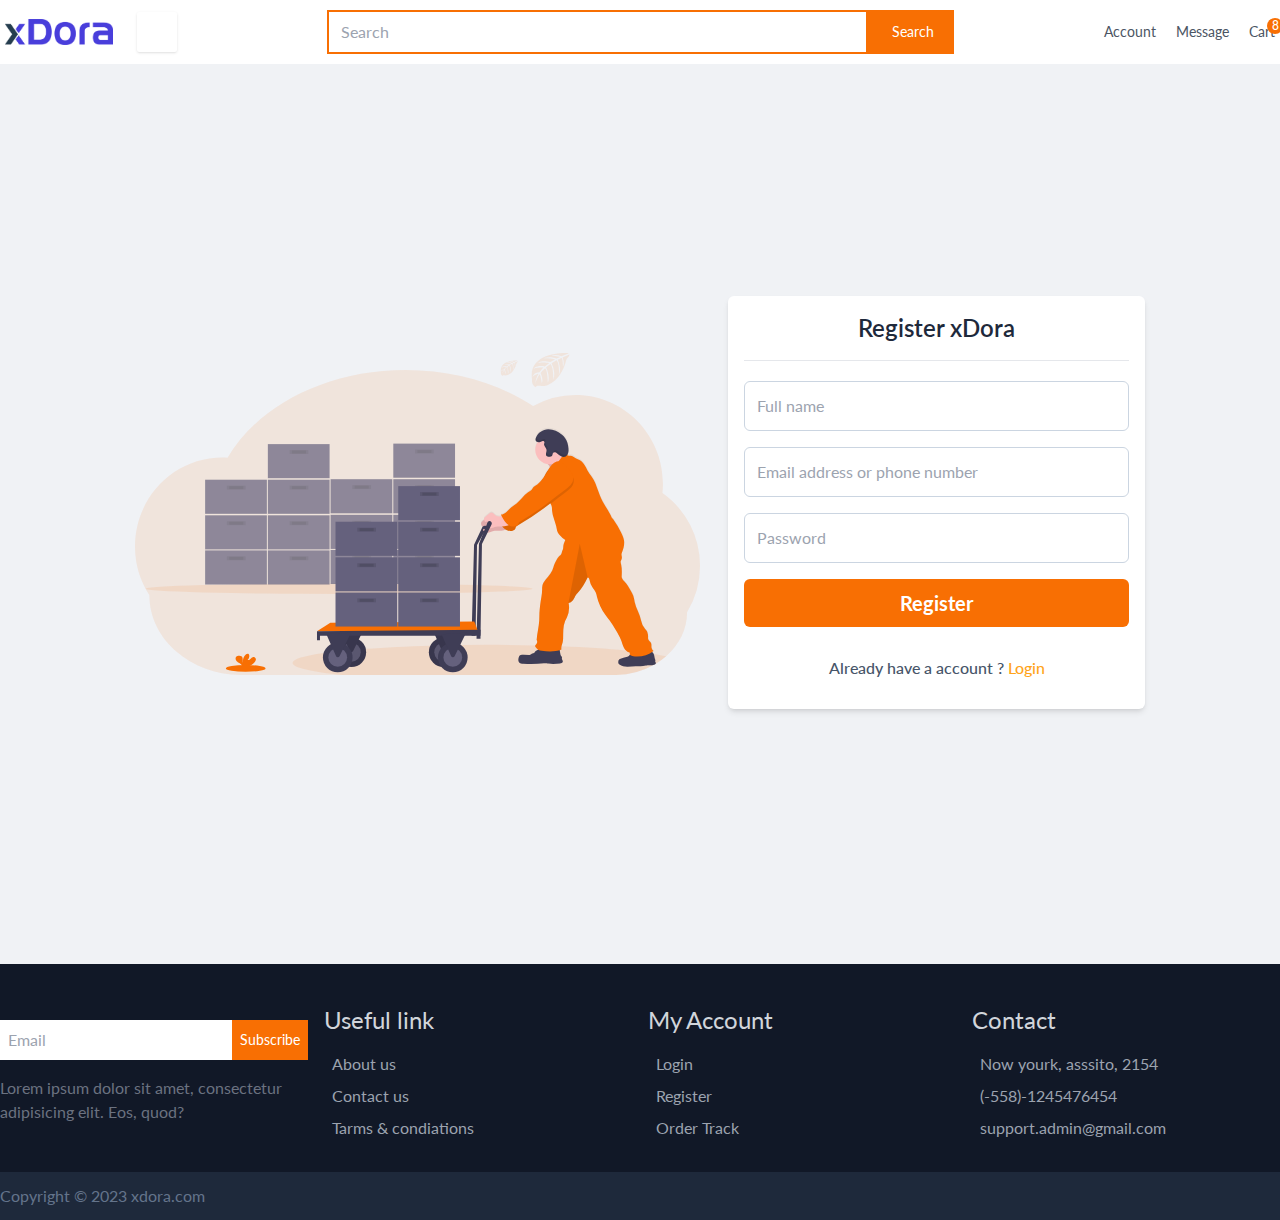
<file: register.html>
<!DOCTYPE html>
<html lang="en">
<head>
    <meta charset="UTF-8">
    <meta name="viewport" content="width=device-width, initial-scale=1.0">
    <link rel="shortcut icon" href="./assets/images/logo/favicon.png" type="image/x-icon">
    <title>Register</title>
    <!-- Font awesome cdn -->
    <link rel="stylesheet" href="https://cdnjs.cloudflare.com/ajax/libs/font-awesome/5.8.1/css/all.min.css" integrity="sha512-gMjQeDaELJ0ryCI+FtItusU9MkAifCZcGq789FrzkiM49D8lbDhoaUaIX4ASU187wofMNlgBJ4ckbrXM9sE6Pg==" crossorigin="anonymous" referrerpolicy="no-referrer" />
    <link rel="stylesheet" href="./assets/css/style.css">

</head>
<body class="relative">

    <header class="">
        <div class="hidden lg:block bg-white shadow-sm">
            <!-- Header Top start -->
            <div >
                <div class="container">
                    <div class="h-16 lg:grid items-center lg:grid-cols-12 lg:gap-4">
                        <div class="lg:col-span-3 flex items-center gap-4 ">
                            <div class="grid grid-cols-5 gap-6 items-center">
                                <a href="index.html"  class="col-span-2 inline-block">
                                    <figure>
                                        <img src="./assets/images/logo/logo.png" class="w-full" alt="header logo on desktop">
                                    </figure>
                                </a>
                                <button title="All Categories" class="col-span-3 flex  gap-1 w-10 h-10 items-center justify-center shadow rounded-sm  categoryFinder"> 
                                    <i class="fas fa-th-list text-gray-500"></i>
                                </button>
                            </div>
                        </div>
                        <div class="lg:col-span-6">
                            <form action="">
                                <div class="flex items-center">
                                    <input type="search" class="w-full  border-2 border-primary-color focus-visible:outline-none px-3 py-2 " placeholder="Search">
                                    <button class="px-5 py-3 bg-primary-color flex items-center gap-1 text-white text-sm">
                                        <i class="fas fa-search"></i>
                                        Search
                                    </button>
                                </div>
                            </form>
                        </div>
                        <div class="lg:col-span-3">
                            <div class="flex gap-5 items-center justify-end">
                                <a href="login.html" class="flex flex-col items-center">
                                    <i class="fa fa-user text-xl text-gray-700"></i>
                                    <span class="text-sm text-gray-600">Account</span>
                                </a>
                                <a href="#" class="flex flex-col items-center">
                                    <i class="fas fa-comment-dots text-xl text-gray-700"></i>
                                    <span class="text-sm text-gray-600">Message</span>
                                </a>
                                <a href="cart.html" class="flex group flex-col items-center relative">
                                    <span class="w-4 h-4 absolute  -top-1 -right-2 rounded-full bg-primary-color flex items-center justify-center text-xs text-white font-medium">8</span>
                                    <i class="fas fa-shopping-cart text-xl text-gray-700"></i>
                                    <span class="text-sm text-gray-600">Cart</span>
                                    <div class="w-[300px] z-[999999999] transition-all group-hover:visible group-hover:opacity-100 invisible opacity-0 shadow-md  border border-gray-50  py-3 bg-white absolute right-0 top-full">
                                        <ul class="divide-y divide-slate-100">
                                            <li class="px-2 py-4 items-center hover:bg-slate-50 gap-3 flex relative ">
                                                <div class="w-16">
                                                    <img src="./assets/images/products/1.jpg" class="" alt="">
                                                </div>
                                                <div class="text-sm font-medium text-slate-700">
                                                    <p class="text-slate-600 text-base font-medium">Lorem ipsum dolor sit amet.</p>
                                                    <p class="text-sm font-semibold text-slate-400">$120 * 5  </p>
                                                </div>
                                                <form action="">
                                                  <button class="absolute bottom-5 right-3">
                                                      <svg xmlns="http://www.w3.org/2000/svg" width="100%" height="100%" fill="none" viewBox="0 0 24 24" stroke="currentColor" stroke-width="2" stroke-linecap="round" stroke-linejoin="round" class="feather feather-trash-2 w-4 h-4 text-slate-500">
                                                          <polyline points="3 6 5 6 21 6"></polyline>
                                                          <path d="M19 6v14a2 2 0 0 1-2 2H7a2 2 0 0 1-2-2V6m3 0V4a2 2 0 0 1 2-2h4a2 2 0 0 1 2 2v2"></path>
                                                          <line x1="10" y1="11" x2="10" y2="17"></line>
                                                          <line x1="14" y1="11" x2="14" y2="17"></line>
                                                      </svg>
                                                  </button>
                                                </form>
                                            </li>
                                            <li class="px-2 py-4 items-center hover:bg-slate-50 gap-3 flex relative ">
                                                <div class="w-16">
                                                    <img src="./assets/images/products/5.jpg" class="" alt="">
                                                </div>
                                                <div class="text-sm font-medium text-slate-700">
                                                    <p class="text-slate-600 text-base font-medium">Lorem ipsum dolor sit amet.</p>
                                                    <p class="text-sm font-semibold text-slate-400">$120 * 5  </p>
                                                </div>
                                                <form action="">
                                                  <button class="absolute bottom-5 right-3">
                                                      <svg xmlns="http://www.w3.org/2000/svg" width="100%" height="100%" fill="none" viewBox="0 0 24 24" stroke="currentColor" stroke-width="2" stroke-linecap="round" stroke-linejoin="round" class="feather feather-trash-2 w-4 h-4 text-slate-500">
                                                          <polyline points="3 6 5 6 21 6"></polyline>
                                                          <path d="M19 6v14a2 2 0 0 1-2 2H7a2 2 0 0 1-2-2V6m3 0V4a2 2 0 0 1 2-2h4a2 2 0 0 1 2 2v2"></path>
                                                          <line x1="10" y1="11" x2="10" y2="17"></line>
                                                          <line x1="14" y1="11" x2="14" y2="17"></line>
                                                      </svg>
                                                  </button>
                                                </form>
                                            </li>
                                            <li class="px-2 py-4 items-center hover:bg-slate-50 gap-3 flex relative ">
                                                <div class="w-16">
                                                    <img src="./assets/images/products/10.jpg" class="" alt="">
                                                </div>
                                                <div class="text-sm font-medium text-slate-700">
                                                    <p class="text-slate-600 text-base font-medium">Lorem ipsum dolor sit amet.</p>
                                                    <p class="text-sm font-semibold text-slate-400">$120 * 5  </p>
                                                </div>
                                                <form action="">
                                                  <button class="absolute bottom-5 right-3">
                                                      <svg xmlns="http://www.w3.org/2000/svg" width="100%" height="100%" fill="none" viewBox="0 0 24 24" stroke="currentColor" stroke-width="2" stroke-linecap="round" stroke-linejoin="round" class="feather feather-trash-2 w-4 h-4 text-slate-500">
                                                          <polyline points="3 6 5 6 21 6"></polyline>
                                                          <path d="M19 6v14a2 2 0 0 1-2 2H7a2 2 0 0 1-2-2V6m3 0V4a2 2 0 0 1 2-2h4a2 2 0 0 1 2 2v2"></path>
                                                          <line x1="10" y1="11" x2="10" y2="17"></line>
                                                          <line x1="14" y1="11" x2="14" y2="17"></line>
                                                      </svg>
                                                  </button>
                                                </form>
                                            </li>
                                           
                                            <li>
                                              <div class="p-4 justify-center flex">
                                                  <button class="text-base  undefined  hover:scale-110 focus:outline-none flex justify-center px-4 py-2 rounded  cursor-pointer 
                                                text-primary-color 
                                                border duration-200 ease-in-out 
                                                border-primary-color transition">Checkout $36.66</button>
                                              </div>
                                            </li>
                                        </ul>
                                    </div>
                                </a>
                            </div>
                        </div>
                    </div>
                </div>
            </div>
            <!-- Header Top end -->
        </div>
    </header>


   

    <main class="main transition-all duration-500 right-0">
        

        <div class=' relative'>
            <div class=' h-screen w-full bg-[#F0F2F5] flex items-center justify-center'>
                <div class='w-[90%] lg:w-[1010px] mx-auto'>
                    <div class='grid items-center grid-cols-1 md:grid-cols-2 lg:grid-cols-7 justify-center gap-3 lg:gap-7'>
                        <div class='hidden md:block md:grid-cols-1 lg:col-span-4 lg:flex items-center '>
                            <div>
                                <img src="./assets/images/auth/register.svg" alt="">
                            </div>
                        </div>
                        <div class='col-span-1 md:grid-cols-1 lg:col-span-3'>
                            <div class='p-4 mb-6 rounded-md shadow-md bg-white'>
                                <form action="">
                                    <h1 class="text-2xl text-center mb-4 font-semibold text-slate-800"> Register xDora </h1>
                                    <hr class="mb-5">
                                    <div>
                                        <div class='mb-4'>
                                            <input type="text" class='w-full px-3 py-3 border border-slate-300 rounded-md focus-visible:outline-none focus-visible:border-transparent focus-visible:ring-2 ring-primary-color ' placeholder='Full name' />
                                        </div>
                                        <div class='mb-4'>
                                            <input type="text" class='w-full px-3 py-3 border border-slate-300 rounded-md focus-visible:outline-none focus-visible:border-transparent focus-visible:ring-2 ring-primary-color ' placeholder='Email address or phone number' />
                                        </div>
                                        <div class='mb-4'>
                                            <input type="password" class='w-full px-3 py-3 border border-slate-300 rounded-md focus-visible:outline-none focus-visible:border-transparent focus-visible:ring-2 ring-primary-color ' placeholder='Password' />
                                        </div>
                                        <div>
                                            <input type="submit" value="Register" class='bg-primary-color px-4 py-[10px] w-full rounded-md text-xl text-white font-bold' />
                                        </div>
                                    </div>
                                </form>
                            
                                <div class='text-center mt-6 mb-2'>
                                    <a href="login.html"  class=' py-[5px]  text-slate-600 font-medium text-base  inline-block '>Already have a account ? <span class="hover:underline text-secondary-color">Login</span> </a>
                                </div>
                            </div>
                            
                        </div>
                    </div>
                </div>
            </div>
            
        </div>


    </main>


    <footer class="bg-gray-900 pt-10 mb-12 lg:mb-0 ">
        <div class="pb-8">
            <div class="container px-3 lg:px-0">
                <div class="grid grid-cols-1 lg:grid-cols-4 gap-2 md:gap-4 ">
                    <div class="col-span-1 mb-5 lg:mb-0 flex items-center self-center">
                        <div class="">
                            <form action="">
                                <div class="flex">
                                    <input type="email" class="w-full py-2 pl-2 focus-visible:outline-none" placeholder="Email">
                                    <button class="bg-primary-color px-2 text-white text-sm" >Subscribe</button>
                                </div>
                            </form>
                            <p class="text-gray-500 leading-6 mt-4">Lorem ipsum dolor sit amet, consectetur adipisicing elit. Eos, quod?</p>
                        </div>
                    </div>
                    <div class="col-span-1 mb-5 lg:mb-0">
                        <div class="">
                            <p class="text-2xl text-gray-300 mb-4">Useful link</p>
                            <ul class="space-y-2">
                                <li class="text-gray-400 flex items-center gap-2"><i class="fas fa-check"></i> <a href="about.html" class="hover:pl-2 transition-all duration-300" >About us</a></li>
                                <li class="text-gray-400 flex items-center gap-2"><i class="fas fa-check"></i> <a href="contact.html" class="hover:pl-2 transition-all duration-300" >Contact us</a></li>
                                <li class="text-gray-400 flex items-center gap-2"><i class="fas fa-check"></i> <a href="javascript:void(0)" class="hover:pl-2 transition-all duration-300" >Tarms & condiations</a></li>
                            </ul>
                        </div>
                    </div>
                    <div class="col-span-1 mb-5 lg:mb-0">
                        <div class="">
                            <p class="text-2xl text-gray-300 mb-4">My Account</p>
                            <ul class="space-y-2">
                                <li class="text-gray-400 flex items-center gap-2"><i class="fas fa-check"></i> <a href="login.html" class="hover:pl-2 transition-all duration-300" >Login</a></li>
                                <li class="text-gray-400 flex items-center gap-2"><i class="fas fa-check"></i> <a href="register.html" class="hover:pl-2 transition-all duration-300" >Register</a></li>
                                <li class="text-gray-400 flex items-center gap-2"><i class="fas fa-check"></i> <a href="javascript:void(0)" class="hover:pl-2 transition-all duration-300" >Order Track</a></li>
                            </ul>
                        </div>
                    </div>
                    <div class="col-span-1 mb-5 lg:mb-0">
                        <div class="">
                            <p class="text-2xl text-gray-300 mb-4">Contact</p>
                            <ul class="space-y-2">
                                <li class="text-gray-400 flex items-center gap-2"><i class="fas fa-map-marker-alt"></i> <a href="javascript:void(0)" class="hover:pl-2 transition-all duration-300" >Now yourk, asssito, 2154</a></li>
                                <li class="text-gray-400 flex items-center gap-2"><i class="fas fa-phone"></i> <a href="javascript:void(0)" class="hover:pl-2 transition-all duration-300" >(-558)-1245476454</a></li>
                                <li class="text-gray-400 flex items-center gap-2"><i class="far fa-envelope"></i> <a href="javascript:void(0)" class="hover:pl-2 transition-all duration-300" >support.admin@gmail.com</a></li>
                            </ul>
                        </div>
                    </div>
                </div>
            </div>
        </div>
        <div class="bg-slate-800 hidden lg:block py-3">
            <div class="container px-3 lg:px-0">
                <div class="flex items-center flex-wrap justify-between">
                    <ul class="flex items-center gap-3 ">
                        <li><p class="text-slate-500"> Copyright &copy; 2023 xdora.com </p></li>
                    </ul>
                    <ul class="flex items-center gap-4 ">
                        <li class="text-gray-200"><a href="#"> <i class="fab fa-facebook-f"></i> </a></li>
                        <li class="text-gray-200"><a href="#"> <i class="fab fa-youtube"></i> </a></li>
                        <li class="text-gray-200"><a href="#"> <i class="fab fa-instagram"></i> </a></li>
                    </ul>
                    
                </div>
            </div>
        </div>
    </footer>


   <!--left menubar start -->
   <div class="leftMenuWrap w-[250px] shadow-[0px_0px_5px_#ddd]  h-[100vh] bg-white z-50 transition-all duration-500 -left-[300px] bottom-0 top-0 fixed">
    <div>
        <ul class="flex items-center justify-between h-16 px-4">
            <li class="w-28">
                <a href="#">
                    <img src="./assets/images/logo/logo.png" alt="">
                </a>
            </li>
            <li><button class="closeLeftMenu"> <i class="fas fa-times-circle"></i></button></li>
        </ul>
        <ul class="">
            <li>
                <a href="#" class="w-full inline-block py-2 text-base font-medium px-3  hover:bg-slate-50 hover:text-slate-900 text-slate-700 ">
                    <span class="text-sm lg:text-base flex items-center justify-start gap-2">
                        <img src="./assets/images//categorys/chare.jpg" class="hidden lg:block w-5 h-5 object-cover" alt="">
                        Chare
                    </span>
                </a>

            </li>
            <li class="relative group">
                <a href="#" class="w-full flex justify-between items-center py-2 text-base font-medium px-3 hover:bg-slate-50 hover:text-slate-900 text-slate-700 ">
                    <span class="text-sm lg:text-base flex items-center justify-start gap-2">
                        <img src="./assets/images//categorys/men-shoes.jpg" class="hidden lg:block w-5 h-5 object-cover" alt="">
                        Men's
                    </span>
                    <button class="subMenuFinder px-3 py-1 bg-slate-50">
                        <i class="fas fa-angle-down text-slate-600"></i>
                    </button>
                </a>
                <ul class="subMenuWrap w-[250px] hidden bg-white ">
                    <li>
                        <a href="#" class="text-sm lg:text-base w-full inline-block py-2  font-medium px-3 hover:bg-slate-50 hover:text-slate-900 text-slate-700 ">Shoes</a>
                    </li>
                    <li>
                        <a href="#" class="text-sm lg:text-base w-full inline-block py-2  font-medium px-3 hover:bg-slate-50 hover:text-slate-900 text-slate-700 ">Watch</a>
                    </li>
                    <li>
                        <a href="#" class="text-sm lg:text-base w-full inline-block py-2  font-medium px-3 hover:bg-slate-50 hover:text-slate-900 text-slate-700 ">Shart</a>
                    </li>
                    <li>
                        <a href="#" class="text-sm lg:text-base w-full inline-block py-2  font-medium px-3 hover:bg-slate-50 hover:text-slate-900 text-slate-700 ">T-shart</a>
                    </li>
                </ul>
                
            </li>
            <li class="relative group">
                <a href="#" class="w-full flex justify-between items-center py-2 text-base font-medium px-3 hover:bg-slate-50 hover:text-slate-900 text-slate-700 ">
                    <span class="text-sm lg:text-base flex items-center justify-start gap-2">
                        <img src="./assets/images//categorys/bed.jpg" class="hidden lg:block w-5 h-5 object-cover" alt="">
                        Furniture
                    </span>
                    <button class="subMenuFinder px-3 py-1 bg-slate-50">
                        <i class="fas fa-angle-down text-slate-600"></i>
                    </button>
                </a>
                <ul class="subMenuWrap w-[250px] hidden bg-white ">
                    <li>
                        <a href="#" class="text-sm lg:text-base w-full inline-block py-2  font-medium px-3 hover:bg-slate-50 hover:text-slate-900 text-slate-700 ">Chare</a>
                    </li>
                    <li>
                        <a href="#" class="text-sm lg:text-base w-full inline-block py-2  font-medium px-3 hover:bg-slate-50 hover:text-slate-900 text-slate-700 ">Table</a>
                    </li>
                    <li>
                        <a href="#" class="text-sm lg:text-base w-full inline-block py-2  font-medium px-3 hover:bg-slate-50 hover:text-slate-900 text-slate-700 ">Bed</a>
                    </li>
                    <li>
                        <a href="#" class="text-sm lg:text-base w-full inline-block py-2  font-medium px-3 hover:bg-slate-50 hover:text-slate-900 text-slate-700 ">Sofa</a>
                    </li>
                    <li>
                        <a href="#" class="text-sm lg:text-base w-full inline-block py-2  font-medium px-3 hover:bg-slate-50 hover:text-slate-900 text-slate-700 ">Dining Table</a>
                    </li>
                    <li>
                        <a href="#" class="text-sm lg:text-base w-full inline-block py-2  font-medium px-3 hover:bg-slate-50 hover:text-slate-900 text-slate-700 ">Almira</a>
                    </li>
                </ul>
                
            </li>
            <li class="relative group">
                <a href="#" class="w-full flex justify-between items-center py-2 text-base font-medium px-3 hover:bg-slate-50 hover:text-slate-900 text-slate-700 ">
                    <span class="text-sm lg:text-base flex items-center justify-start gap-2">
                        <img src="./assets/images//categorys/jewellery.jpg" class="hidden lg:block w-5 h-5 object-cover" alt="">
                        Women's
                    </span>
                    <button class="subMenuFinder px-3 py-1 bg-slate-50">
                        <i class="fas fa-angle-down text-slate-600"></i>
                    </button>
                </a>
                <ul class="subMenuWrap w-[250px] hidden bg-white ">
                    <li>
                        <a href="#" class="text-sm lg:text-base w-full inline-block py-2  font-medium px-3 hover:bg-slate-50 hover:text-slate-900 text-slate-700 ">Shoes</a>
                    </li>
                    <li>
                        <a href="#" class="text-sm lg:text-base w-full inline-block py-2  font-medium px-3 hover:bg-slate-50 hover:text-slate-900 text-slate-700 ">Bag</a>
                    </li>
                    <li>
                        <a href="#" class="text-sm lg:text-base w-full inline-block py-2  font-medium px-3 hover:bg-slate-50 hover:text-slate-900 text-slate-700 ">Jwellary</a>
                    </li>
                    <li>
                        <a href="#" class="text-sm lg:text-base w-full inline-block py-2  font-medium px-3 hover:bg-slate-50 hover:text-slate-900 text-slate-700 ">Beauty</a>
                    </li>
                </ul>
                
            </li>
            <li>
                <a href="#" class="w-full inline-block py-2 text-base font-medium px-3  hover:bg-slate-50 hover:text-slate-900 text-slate-700 ">
                    <span class="text-sm lg:text-base flex items-center justify-start gap-2">
                        <img src="./assets/images//categorys/computer.jpg" class="hidden lg:block w-5 h-5 object-cover" alt="">
                        Computer Component
                    </span>
                </a>

            </li>
            <li>
                <a href="#" class="w-full inline-block py-2 text-base font-medium px-3  hover:bg-slate-50 hover:text-slate-900 text-slate-700 ">
                    <span class="text-sm lg:text-base flex items-center justify-start gap-2">
                        <img src="./assets/images//categorys/mobile.jpg" class="hidden lg:block w-5 h-5 object-cover" alt="">
                        Mobile & Tablet
                    </span>
                </a>
            </li>
            <li>
                <a href="#" class="w-full inline-block py-2 text-base font-medium px-3  hover:bg-slate-50 hover:text-slate-900 text-slate-700 ">
                    <span class="text-sm lg:text-base flex items-center justify-start gap-2">
                        <img src="./assets/images//categorys/shart.png" class="hidden lg:block w-5 h-5 object-cover" alt="">
                        Shart
                    </span>
                </a>
            </li>
        </ul>
    </div>
</div>
<!--left menubar end -->

<!-- App Mobile Menu Start -->
<div class=" fixed bottom-0 border-t border-slate-100 bg-white left-0 w-full lg:hidden">
    <ul class="flex items-center justify-around gap-2">
        <li class="py-[6px]">
            <a href="index.html" class="flex flex-col items-center">
                <div><i class="fas fa-home text-slate-600"></i></div>
                <div class="text-xs font-semibold text-slate-500">Home</div>
            </a>
        </li>
        
        <li class="py-[6px]">
            <a href="./search.html" class="flex flex-col items-center">
                <div><i class="fas fa-search text-slate-600"></i></div>
                <div class="text-xs font-semibold text-slate-500">Search</div>
            </a>
        </li>
    
    
        <li class="py-[6px]">
            <a href="cart.html" class="flex flex-col items-center relative">
                <span class="w-[14px] h-[14px] absolute  -top-1 -right-2 rounded-full bg-primary-color flex items-center justify-center text-[10px] text-white font-medium">8</span>
                <div><i class="fas fa-shopping-cart text-slate-600"></i></div>
                <div class="text-xs font-semibold text-slate-500">Cart</div>
            </a>
        </li>
        <li class="py-[6px]">
            <a  href="javascript:void(0)" class="categoryFinder flex flex-col  items-center">
                <div><i class="fas fa-th-list text-slate-600"></i></div>
                <div class="text-xs font-semibold text-slate-500">Categories</div>
            </a>
        </li>
        <li class="py-[6px]">
            <a href="login.html" class="flex flex-col items-center">
                <div><i class="fa fa-user text-slate-600"></i></div>
                <div class="text-xs font-semibold text-slate-500">Account</div>
            </a>
        </li>
    </ul>
</div>
<!-- App Mobile Menu End   -->


    <script src="./assets/js/jquery.min.js"></script>
    <script src="./assets/js/main.js"></script>


</body>
</html>
</file>
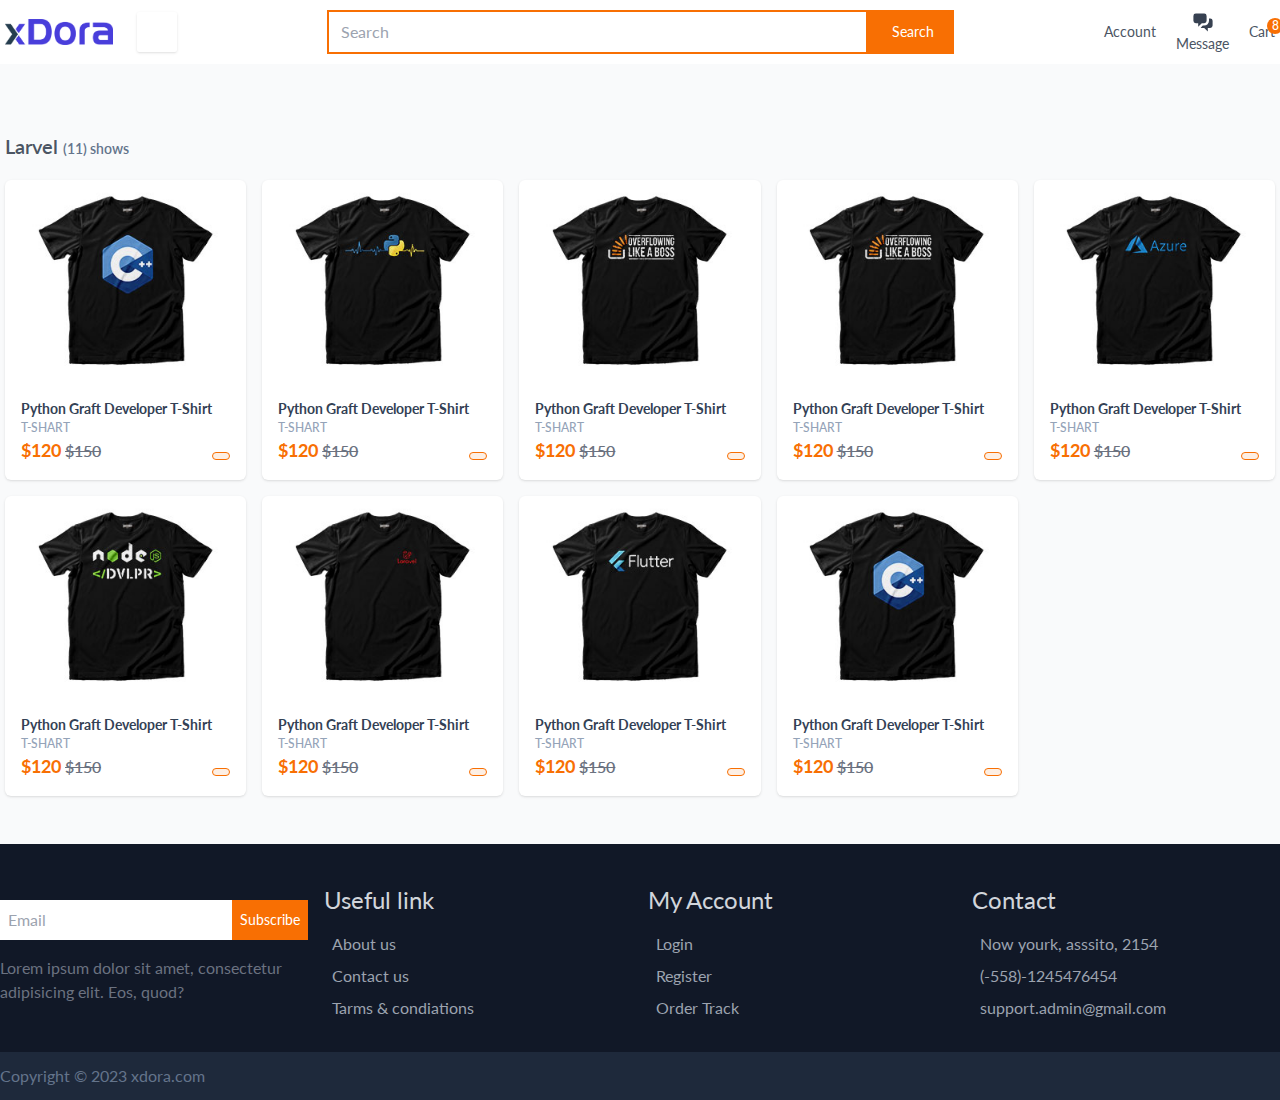
<file: search.html>
<!DOCTYPE html>
<html lang="en">
<head>
    <meta charset="UTF-8">
    <meta name="viewport" content="width=device-width, initial-scale=1.0">
    <link rel="icon" type="image/x-icon" href="./assets/images/logo/favicon.png">
    <title>E-commerce store using tailwind css</title>
    <!-- Font awesome cdn -->
    <link rel="stylesheet" href="https://cdnjs.cloudflare.com/ajax/libs/font-awesome/5.8.1/css/all.min.css" integrity="sha512-gMjQeDaELJ0ryCI+FtItusU9MkAifCZcGq789FrzkiM49D8lbDhoaUaIX4ASU187wofMNlgBJ4ckbrXM9sE6Pg==" crossorigin="anonymous" referrerpolicy="no-referrer" />
    <link rel="stylesheet" href="./assets/css/style.css">

</head>
<body class="relative">

    <header class="">
        <div class="hidden lg:block bg-white shadow-sm">
            <!-- Header Top start -->
            <div >
                <div class="container">
                    <div class="h-16 lg:grid items-center lg:grid-cols-12 lg:gap-4">
                        <div class="lg:col-span-3 flex items-center gap-4 ">
                            <div class="grid grid-cols-5 gap-6 items-center">
                                <a href="index.html"  class="col-span-2 inline-block">
                                    <figure>
                                        <img src="./assets/images/logo/logo.png" class="w-full" alt="header logo on desktop">
                                    </figure>
                                </a>
                                <button title="All Categories" class="col-span-3 flex  gap-1 w-10 h-10 items-center justify-center shadow rounded-sm  categoryFinder"> 
                                    <i class="fas fa-th-list text-gray-500"></i>
                                </button>
                            </div>
                        </div>
                        <div class="lg:col-span-6">
                            <form action="">
                                <div class="flex items-center">
                                    <input type="search" class="w-full  border-2 border-primary-color focus-visible:outline-none px-3 py-2 " placeholder="Search">
                                    <button class="px-5 py-3 bg-primary-color flex items-center gap-1 text-white text-sm">
                                        <i class="fas fa-search"></i>
                                        Search
                                    </button>
                                </div>
                            </form>
                        </div>
                        <div class="lg:col-span-3">
                            <div class="flex gap-5 items-center justify-end">
                                <a href="login.html" class="flex flex-col items-center">
                                    <i class="fa fa-user text-xl text-gray-700"></i>
                                    <span class="text-sm text-gray-600">Account</span>
                                </a>
                                <a href="live-chat.html" class="flex flex-col items-center">
                                    <svg class="w-6 h-6 fill-current inline-block text-gray-700" fill="currentColor" viewBox="0 0 20 20" xmlns="http://www.w3.org/2000/svg">
                                        <path d="M2 5a2 2 0 012-2h7a2 2 0 012 2v4a2 2 0 01-2 2H9l-3 3v-3H4a2 2 0 01-2-2V5z"></path>
                                        <path d="M15 7v2a4 4 0 01-4 4H9.828l-1.766 1.767c.28.149.599.233.938.233h2l3 3v-3h2a2 2 0 002-2V9a2 2 0 00-2-2h-1z"></path>
                                      </svg>
                                    <span class="text-sm text-gray-600">Message</span>
                                </a>
                                <a href="cart.html" class="flex group flex-col items-center relative">
                                    <span class="w-4 h-4 absolute  -top-1 -right-2 rounded-full bg-primary-color flex items-center justify-center text-xs text-white font-medium">8</span>
                                    <i class="fas fa-shopping-cart text-xl text-gray-700"></i>
                                    <span class="text-sm text-gray-600">Cart</span>
                                    <div class="w-[300px] z-[999999999] transition-all group-hover:visible group-hover:opacity-100 invisible opacity-0 shadow-md  border border-gray-50  py-3 bg-white absolute right-0 top-full">
                                        <ul class="divide-y divide-slate-100">
                                            <li class="px-2 py-4 items-center hover:bg-slate-50 gap-3 flex relative ">
                                                <div class="w-16">
                                                    <img src="./assets/images/products/1.jpg" class="" alt="">
                                                </div>
                                                <div class="text-sm font-medium text-slate-700">
                                                    <p class="text-slate-600 text-base font-medium">Lorem ipsum dolor sit amet.</p>
                                                    <p class="text-sm font-semibold text-slate-400">$120 * 5  </p>
                                                </div>
                                                <form action="">
                                                  <button class="absolute bottom-5 right-3">
                                                      <svg xmlns="http://www.w3.org/2000/svg" width="100%" height="100%" fill="none" viewBox="0 0 24 24" stroke="currentColor" stroke-width="2" stroke-linecap="round" stroke-linejoin="round" class="feather feather-trash-2 w-4 h-4 text-slate-500">
                                                          <polyline points="3 6 5 6 21 6"></polyline>
                                                          <path d="M19 6v14a2 2 0 0 1-2 2H7a2 2 0 0 1-2-2V6m3 0V4a2 2 0 0 1 2-2h4a2 2 0 0 1 2 2v2"></path>
                                                          <line x1="10" y1="11" x2="10" y2="17"></line>
                                                          <line x1="14" y1="11" x2="14" y2="17"></line>
                                                      </svg>
                                                  </button>
                                                </form>
                                            </li>
                                            <li class="px-2 py-4 items-center hover:bg-slate-50 gap-3 flex relative ">
                                                <div class="w-16">
                                                    <img src="./assets/images/products/5.jpg" class="" alt="">
                                                </div>
                                                <div class="text-sm font-medium text-slate-700">
                                                    <p class="text-slate-600 text-base font-medium">Lorem ipsum dolor sit amet.</p>
                                                    <p class="text-sm font-semibold text-slate-400">$120 * 5  </p>
                                                </div>
                                                <form action="">
                                                  <button class="absolute bottom-5 right-3">
                                                      <svg xmlns="http://www.w3.org/2000/svg" width="100%" height="100%" fill="none" viewBox="0 0 24 24" stroke="currentColor" stroke-width="2" stroke-linecap="round" stroke-linejoin="round" class="feather feather-trash-2 w-4 h-4 text-slate-500">
                                                          <polyline points="3 6 5 6 21 6"></polyline>
                                                          <path d="M19 6v14a2 2 0 0 1-2 2H7a2 2 0 0 1-2-2V6m3 0V4a2 2 0 0 1 2-2h4a2 2 0 0 1 2 2v2"></path>
                                                          <line x1="10" y1="11" x2="10" y2="17"></line>
                                                          <line x1="14" y1="11" x2="14" y2="17"></line>
                                                      </svg>
                                                  </button>
                                                </form>
                                            </li>
                                            <li class="px-2 py-4 items-center hover:bg-slate-50 gap-3 flex relative ">
                                                <div class="w-16">
                                                    <img src="./assets/images/products/10.jpg" class="" alt="">
                                                </div>
                                                <div class="text-sm font-medium text-slate-700">
                                                    <p class="text-slate-600 text-base font-medium">Lorem ipsum dolor sit amet.</p>
                                                    <p class="text-sm font-semibold text-slate-400">$120 * 5  </p>
                                                </div>
                                                <form action="">
                                                  <button class="absolute bottom-5 right-3">
                                                      <svg xmlns="http://www.w3.org/2000/svg" width="100%" height="100%" fill="none" viewBox="0 0 24 24" stroke="currentColor" stroke-width="2" stroke-linecap="round" stroke-linejoin="round" class="feather feather-trash-2 w-4 h-4 text-slate-500">
                                                          <polyline points="3 6 5 6 21 6"></polyline>
                                                          <path d="M19 6v14a2 2 0 0 1-2 2H7a2 2 0 0 1-2-2V6m3 0V4a2 2 0 0 1 2-2h4a2 2 0 0 1 2 2v2"></path>
                                                          <line x1="10" y1="11" x2="10" y2="17"></line>
                                                          <line x1="14" y1="11" x2="14" y2="17"></line>
                                                      </svg>
                                                  </button>
                                                </form>
                                            </li>
                                           
                                            <li>
                                                <div class="p-4 justify-center flex">
                                                    <button class="text-base  undefined  hover:scale-110 focus:outline-none flex justify-center px-4 py-2 rounded  cursor-pointer 
                                                        text-primary-color 
                                                        border duration-200 ease-in-out 
                                                        border-primary-color transition">
                                                        Checkout $36.66
                                                    </button>
                                                </div>
                                            </li>
                                        </ul>
                                    </div>
                                </a>
                            </div>
                        </div>
                    </div>
                </div>
            </div>
            <!-- Header Top end -->
        </div>
    </header>


    <div class="fixed lg:hidden top-0 left-0 px-2 py-2 bg-gradient-to-bl from-secondary-color   to-primary-color w-full z-10 shadow-md">
        <form action="">
            <div class="flex items-center  bg-white rounded overflow-hidden">
                <input type="search" placeholder="Search..." class="flex-grow py-2  focus-visible:outline-none placeholder:text-secondary-color text-slate-950 px-3">
                <button class="bg-gradient-to-bl from-secondary-color   to-primary-color py-1 text-white px-3 mr-1 rounded">
                    <!-- <i class="fas fa-search"></i> -->
                    Search
                </button>
            </div>
        </form>
    </div>
   

    <main class="main transition-all duration-500  right-0">
    
        <!-- Product Section  -->
        <section class="py-12 bg-gray-50">
            <div>
                <div class="container">
                    <div class="hidden  md:flex items-center justify-between py-5 ">
                        <p class="text-xl text-gray-600 font-semibold ">Larvel <span class="text-sm text-slate-500">(11) shows</span></p>
                    </div>
                    <div class=" grid grid-cols-2 sm:grid-cols-2 md:grid-cols-3 lg:grid-cols-4  xl:grid-cols-5 gap-2 lg:gap-4">
                      
                        <article class="col-span-1 shadow rounded-md bg-white overflow-hidden ">
                            <div>
                                <div class="p-0" >
                                    <!-- img -->
                                    <div class="h-[200px] group block overflow-hidden w-full bg-center bg-contain bg-no-repeat relative" style="background-image: url('./assets/images/products/1.jpg');">
                                        <ul class=" rounded-t-md group-hover:bg-black  group-hover:bg-opacity-20 group-hover:z-10 w-full h-full scale-0 group-hover:scale-110 transition-all duration-500 flex items-center justify-center" >
                                            <li> <a class=" px-3 py-2 cursor-pointer z-20 bg-white rounded-md text-slate-700" href="products.html"><i class="fa fa-eye text-sm"></i></a> </li>
                                        </ul>
                                    </div>
                                </div>
                                <div class="p-4">
                                    <div>
                                        <p class="">
                                            <a href="#" class="text-slate-700 text-xs lg:text-sm font-bold font-primary">Python Graft Developer T-Shirt</a>
                                        </p>
                                        <p class="">
                                            <a href="#" class="uppercase font-medium text-xs text-slate-400 hidden md:block">T-shart</a>
                                        </p>
                                        <div class="flex items-center justify-between">
                                            <p>
                                                <span class="text-lg font-bold lg:text-lg inline-block text-primary-color">$120</span>
                                                <del class="text-gray-500 text-sm lg:text-base font-semibold">$150</del>
                                            </p>
                                            <form action="">
                                                <button class="hover:bg-primary-color transition-all duration-300 bg-mute-color border-primary-color border text-primary-color hover:text-white px-2 py-[3px]  rounded-md"><i class="fas fa-plus text-sm"></i></button>
                                            </form>
                                        </div>
                                    </div>
                                   
                                </div>
                            </div>
                        </article>
                      
                      
                        <article class="col-span-1 shadow rounded-md bg-white overflow-hidden ">
                            <div>
                                <div class="p-0" >
                                    <!-- img -->
                                    <div class="h-[200px] group block overflow-hidden w-full bg-center bg-contain bg-no-repeat relative" style="background-image: url('./assets/images/products/2.jpg');">
                                        <ul class=" rounded-t-md group-hover:bg-black  group-hover:bg-opacity-20 group-hover:z-10 w-full h-full scale-0 group-hover:scale-110 transition-all duration-500 flex items-center justify-center" >
                                            <li> <a class=" px-3 py-2 cursor-pointer z-20 bg-white rounded-md text-slate-700" href="products.html"><i class="fa fa-eye text-sm"></i></a> </li>
                                        </ul>
                                    </div>
                                </div>
                                <div class="p-4">
                                    <div>
                                        <p class="">
                                            <a href="#" class="text-slate-700  font-bold font-primary text-xs lg:text-sm">Python Graft Developer T-Shirt</a>
                                        </p>
                                        <p class="">
                                            <a href="#" class="uppercase text-slate-400  font-medium text-xs hidden md:block">T-shart</a>
                                        </p>
                                        <div class="flex items-center justify-between">
                                            <p>
                                                <span class="text-base font-bold lg:text-lg inline-block text-primary-color">$120</span>
                                                <del class="text-gray-500 text-sm lg:text-base font-semibold">$150</del>
                                            </p>
                                            <form action="">
                                                <button class="hover:bg-primary-color transition-all duration-300 bg-mute-color border-primary-color border text-primary-color hover:text-white px-2 py-[3px]  rounded-md"><i class="fas fa-plus text-sm"></i></button>
                                            </form>
                                        </div>
                                    </div>
                                   
                                </div>
                            </div>
                        </article>
                      
                      
                        <article class="col-span-1 shadow rounded-md bg-white overflow-hidden ">
                            <div>
                                <div class="p-0" >
                                    <!-- img -->
                                    <div class="h-[200px] group block overflow-hidden w-full bg-center bg-contain bg-no-repeat relative" style="background-image: url('./assets/images/products/3.jpg');">
                                        <ul class=" rounded-t-md group-hover:bg-black  group-hover:bg-opacity-20 group-hover:z-10 w-full h-full scale-0 group-hover:scale-110 transition-all duration-500 flex items-center justify-center" >
                                            <li> <a class=" px-3 py-2 cursor-pointer z-20 bg-white rounded-md text-slate-700" href="products.html"><i class="fa fa-eye text-sm"></i></a> </li>
                                        </ul>
                                    </div>
                                </div>
                                <div class="p-4">
                                    <div>
                                        <p class="">
                                            <a href="#" class="text-slate-700  text-xs lg:text-sm font-bold font-primary">Python Graft Developer T-Shirt</a>
                                        </p>
                                        <p class="">
                                            <a href="#" class="uppercase text-slate-400  font-medium text-xs hidden md:block">T-shart</a>
                                        </p>
                                        <div class="flex items-center justify-between">
                                            <p>
                                                <span class="text-base font-bold lg:text-lg inline-block text-primary-color">$120</span>
                                                <del class="text-gray-500 text-sm lg:text-base font-semibold">$150</del>
                                            </p>
                                            <form action="">
                                                <button class="hover:bg-primary-color transition-all duration-300 bg-mute-color border-primary-color border text-primary-color hover:text-white px-2 py-[3px]  rounded-md"><i class="fas fa-plus text-sm"></i></button>
                                            </form>
                                        </div>
                                    </div>
                                   
                                </div>
                            </div>
                        </article>
                      
                      
                        <article class="col-span-1 shadow rounded-md bg-white overflow-hidden ">
                            <div>
                                <div class="p-0" >
                                    <!-- img -->
                                    <div class="h-[200px] group block overflow-hidden w-full bg-center bg-contain bg-no-repeat relative" style="background-image: url('./assets/images/products/3.jpg');">
                                        <ul class=" rounded-t-md group-hover:bg-black  group-hover:bg-opacity-20 group-hover:z-10 w-full h-full scale-0 group-hover:scale-110 transition-all duration-500 flex items-center justify-center" >
                                            <li> <a class=" px-3 py-2 cursor-pointer z-20 bg-white rounded-md text-slate-700" href="products.html"><i class="fa fa-eye text-sm"></i></a> </li>
                                        </ul>
                                    </div>
                                </div>
                                <div class="p-4">
                                    <div>
                                        <p class="">
                                            <a href="#" class="text-slate-700  text-xs lg:text-sm font-bold font-primary">Python Graft Developer T-Shirt</a>
                                        </p>
                                        <p class="">
                                            <a href="#" class="uppercase text-slate-400  font-medium text-xs hidden md:block">T-shart</a>
                                        </p>
                                        <div class="flex items-center justify-between">
                                            <p>
                                                <span class="text-base font-bold lg:text-lg inline-block text-primary-color">$120</span>
                                                <del class="text-gray-500 text-sm lg:text-base font-semibold">$150</del>
                                            </p>
                                            <form action="">
                                                <button class="hover:bg-primary-color transition-all duration-300 bg-mute-color border-primary-color border text-primary-color hover:text-white px-2 py-[3px]  rounded-md"><i class="fas fa-plus text-sm"></i></button>
                                            </form>
                                        </div>
                                    </div>
                                   
                                </div>
                            </div>
                        </article>
                      
                      
                        <article class="col-span-1 shadow rounded-md bg-white overflow-hidden ">
                            <div>
                                <div class="p-0" >
                                    <!-- img -->
                                    <div class="h-[200px] group block overflow-hidden w-full bg-center bg-contain bg-no-repeat relative" style="background-image: url('./assets/images/products/4.jpg');">
                                        <ul class=" rounded-t-md group-hover:bg-black  group-hover:bg-opacity-20 group-hover:z-10 w-full h-full scale-0 group-hover:scale-110 transition-all duration-500 flex items-center justify-center" >
                                            <li> <a class=" px-3 py-2 cursor-pointer z-20 bg-white rounded-md text-slate-700" href="products.html"><i class="fa fa-eye text-sm"></i></a> </li>
                                        </ul>
                                    </div>
                                </div>
                                <div class="p-4">
                                    <div>
                                        <p class="">
                                            <a href="#" class="text-slate-700  text-xs lg:text-sm font-bold font-primary">Python Graft Developer T-Shirt</a>
                                        </p>
                                        <p class="">
                                            <a href="#" class="uppercase text-slate-400 font-medium text-xs hidden md:block">T-shart</a>
                                        </p>
                                        <div class="flex items-center justify-between">
                                            <p>
                                                <span class="text-base font-bold lg:text-lg inline-block text-primary-color">$120</span>
                                                <del class="text-gray-500 text-sm lg:text-base font-semibold">$150</del>
                                            </p>
                                            <form action="">
                                                <button class="hover:bg-primary-color transition-all duration-300 bg-mute-color border-primary-color border text-primary-color hover:text-white px-2 py-[3px]  rounded-md"><i class="fas fa-plus text-sm"></i></button>
                                            </form>
                                        </div>
                                    </div>
                                   
                                </div>
                            </div>
                        </article>
                      
                      
                        <article class="col-span-1 shadow rounded-md bg-white overflow-hidden ">
                            <div>
                                <div class="p-0" >
                                    <!-- img -->
                                    <div class="h-[200px] group block overflow-hidden w-full bg-center bg-contain bg-no-repeat relative" style="background-image: url('./assets/images/products/5.jpg');">
                                        <ul class=" rounded-t-md group-hover:bg-black  group-hover:bg-opacity-20 group-hover:z-10 w-full h-full scale-0 group-hover:scale-110 transition-all duration-500 flex items-center justify-center" >
                                            <li> <a class=" px-3 py-2 cursor-pointer z-20 bg-white rounded-md text-slate-700" href="products.html"><i class="fa fa-eye text-sm"></i></a> </li>
                                        </ul>
                                    </div>
                                </div>
                                <div class="p-4">
                                    <div>
                                        <p class="">
                                            <a href="#" class="text-slate-700  text-xs lg:text-sm font-bold font-primary">Python Graft Developer T-Shirt</a>
                                        </p>
                                        <p class="">
                                            <a href="#" class="uppercase text-slate-400  font-medium text-xs hidden md:block">T-shart</a>
                                        </p>
                                        <div class="flex items-center justify-between">
                                            <p>
                                                <span class="text-base font-bold lg:text-lg inline-block text-primary-color">$120</span>
                                                <del class="text-gray-500 text-sm lg:text-base font-semibold">$150</del>
                                            </p>
                                            <form action="">
                                                <button class="hover:bg-primary-color transition-all duration-300 bg-mute-color border-primary-color border text-primary-color hover:text-white px-2 py-[3px]  rounded-md"><i class="fas fa-plus text-sm"></i></button>
                                            </form>
                                        </div>
                                    </div>
                                   
                                </div>
                            </div>
                        </article>
                      
                      
                        <article class="col-span-1 shadow rounded-md bg-white overflow-hidden ">
                            <div>
                                <div class="p-0" >
                                    <!-- img -->
                                    <div class="h-[200px] group block overflow-hidden w-full bg-center bg-contain bg-no-repeat relative" style="background-image: url('./assets/images/products/6.jpg');">
                                        <ul class=" rounded-t-md group-hover:bg-black  group-hover:bg-opacity-20 group-hover:z-10 w-full h-full scale-0 group-hover:scale-110 transition-all duration-500 flex items-center justify-center" >
                                            <li> <a class=" px-3 py-2 cursor-pointer z-20 bg-white rounded-md text-slate-700" href="products.html"><i class="fa fa-eye text-sm"></i></a> </li>
                                        </ul>
                                    </div>
                                </div>
                                <div class="p-4">
                                    <div>
                                        <p class="">
                                            <a href="#" class="text-slate-700  text-xs lg:text-sm font-bold font-primary">Python Graft Developer T-Shirt</a>
                                        </p>
                                        <p class="">
                                            <a href="#" class="uppercase text-slate-400  font-medium text-xs hidden md:block">T-shart</a>
                                        </p>
                                        <div class="flex items-center justify-between">
                                            <p>
                                                <span class="text-base font-bold lg:text-lg inline-block text-primary-color">$120</span>
                                                <del class="text-gray-500 text-sm lg:text-base font-semibold">$150</del>
                                            </p>
                                            <form action="">
                                                <button class="hover:bg-primary-color transition-all duration-300 bg-mute-color border-primary-color border text-primary-color hover:text-white px-2 py-[3px]  rounded-md"><i class="fas fa-plus text-sm"></i></button>
                                            </form>
                                        </div>
                                    </div>
                                   
                                </div>
                            </div>
                        </article>
                      
                      
                        <article class="col-span-1 shadow rounded-md bg-white overflow-hidden ">
                            <div>
                                <div class="p-0" >
                                    <!-- img -->
                                    <div class="h-[200px] group block overflow-hidden w-full bg-center bg-contain bg-no-repeat relative" style="background-image: url('./assets/images/products/7.jpg');">
                                        <ul class=" rounded-t-md group-hover:bg-black  group-hover:bg-opacity-20 group-hover:z-10 w-full h-full scale-0 group-hover:scale-110 transition-all duration-500 flex items-center justify-center" >
                                            <li> <a class=" px-3 py-2 cursor-pointer z-20 bg-white rounded-md text-slate-700" href="products.html"><i class="fa fa-eye text-sm"></i></a> </li>
                                        </ul>
                                    </div>
                                </div>
                                <div class="p-4">
                                    <div>
                                        <p class="">
                                            <a href="#" class="text-slate-700 text-xs lg:text-sm font-bold font-primary">Python Graft Developer T-Shirt</a>
                                        </p>
                                        <p class="">
                                            <a href="#" class="uppercase text-slate-400  font-medium text-xs hidden md:block">T-shart</a>
                                        </p>
                                        <div class="flex items-center justify-between">
                                            <p>
                                                <span class="text-base font-bold lg:text-lg inline-block text-primary-color">$120</span>
                                                <del class="text-gray-500 text-sm lg:text-base font-semibold">$150</del>
                                            </p>
                                            <form action="">
                                                <button class="hover:bg-primary-color transition-all duration-300 bg-mute-color border-primary-color border text-primary-color hover:text-white px-2 py-[3px]  rounded-md"><i class="fas fa-plus text-sm"></i></button>
                                            </form>
                                        </div>
                                    </div>
                                   
                                </div>
                            </div>
                        </article>
                      
                      
                        <article class="col-span-1 shadow rounded-md bg-white overflow-hidden ">
                            <div>
                                <div class="p-0" >
                                    <!-- img -->
                                    <div class="h-[200px] group block overflow-hidden w-full bg-center bg-contain bg-no-repeat relative" style="background-image: url('./assets/images/products/1.jpg');">
                                        <ul class=" rounded-t-md group-hover:bg-black  group-hover:bg-opacity-20 group-hover:z-10 w-full h-full scale-0 group-hover:scale-110 transition-all duration-500 flex items-center justify-center" >
                                            <li> <a class=" px-3 py-2 cursor-pointer z-20 bg-white rounded-md text-slate-700" href="products.html"><i class="fa fa-eye text-sm"></i></a> </li>
                                        </ul>
                                    </div>
                                </div>
                                <div class="p-4">
                                    <div>
                                        <p class="">
                                            <a href="#" class="text-slate-700  text-xs lg:text-sm font-bold font-primary">Python Graft Developer T-Shirt</a>
                                        </p>
                                        <p class="">
                                            <a href="#" class="uppercase text-slate-400  font-medium text-xs hidden md:block">T-shart</a>
                                        </p>
                                        <div class="flex items-center justify-between">
                                            <p>
                                                <span class="text-base font-bold lg:text-lg inline-block text-primary-color">$120</span>
                                                <del class="text-gray-500 text-sm lg:text-base font-semibold">$150</del>
                                            </p>
                                            <form action="">
                                                <button class="hover:bg-primary-color transition-all duration-300 bg-mute-color border-primary-color border text-primary-color hover:text-white px-2 py-[3px]  rounded-md"><i class="fas fa-plus text-sm"></i></button>
                                            </form>
                                        </div>
                                    </div>
                                   
                                </div>
                            </div>
                        </article>
                      
                    
                       
                    </div>
                </div>
            </div>
        </section>


    </main>

    <footer class="bg-gray-900 pt-10 mb-12 lg:mb-0 ">
        <div class="pb-8">
            <div class="container px-3 lg:px-0">
                <div class="grid grid-cols-1 lg:grid-cols-4 gap-2 md:gap-4 ">
                    <div class="col-span-1 mb-5 lg:mb-0 flex items-center self-center">
                        <div class="">
                            <form action="">
                                <div class="flex">
                                    <input type="email" class="w-full py-2 pl-2 focus-visible:outline-none" placeholder="Email">
                                    <button class="bg-primary-color px-2 text-white text-sm" >Subscribe</button>
                                </div>
                            </form>
                            <p class="text-gray-500 leading-6 mt-4">Lorem ipsum dolor sit amet, consectetur adipisicing elit. Eos, quod?</p>
                        </div>
                    </div>
                    <div class="col-span-1 mb-5 lg:mb-0">
                        <div class="">
                            <p class="text-2xl text-gray-300 mb-4">Useful link</p>
                            <ul class="space-y-2">
                                <li class="text-gray-400 flex items-center gap-2"><i class="fas fa-check"></i> <a href="about.html" class="hover:pl-2 transition-all duration-300" >About us</a></li>
                                <li class="text-gray-400 flex items-center gap-2"><i class="fas fa-check"></i> <a href="contact.html" class="hover:pl-2 transition-all duration-300" >Contact us</a></li>
                                <li class="text-gray-400 flex items-center gap-2"><i class="fas fa-check"></i> <a href="javascript:void(0)" class="hover:pl-2 transition-all duration-300" >Tarms & condiations</a></li>
                            </ul>
                        </div>
                    </div>
                    <div class="col-span-1 mb-5 lg:mb-0">
                        <div class="">
                            <p class="text-2xl text-gray-300 mb-4">My Account</p>
                            <ul class="space-y-2">
                                <li class="text-gray-400 flex items-center gap-2"><i class="fas fa-check"></i> <a href="login.html" class="hover:pl-2 transition-all duration-300" >Login</a></li>
                                <li class="text-gray-400 flex items-center gap-2"><i class="fas fa-check"></i> <a href="register.html" class="hover:pl-2 transition-all duration-300" >Register</a></li>
                                <li class="text-gray-400 flex items-center gap-2"><i class="fas fa-check"></i> <a href="javascript:void(0)" class="hover:pl-2 transition-all duration-300" >Order Track</a></li>
                            </ul>
                        </div>
                    </div>
                    <div class="col-span-1 mb-5 lg:mb-0">
                        <div class="">
                            <p class="text-2xl text-gray-300 mb-4">Contact</p>
                            <ul class="space-y-2">
                                <li class="text-gray-400 flex items-center gap-2"><i class="fas fa-map-marker-alt"></i> <a href="javascript:void(0)" class="hover:pl-2 transition-all duration-300" >Now yourk, asssito, 2154</a></li>
                                <li class="text-gray-400 flex items-center gap-2"><i class="fas fa-phone"></i> <a href="javascript:void(0)" class="hover:pl-2 transition-all duration-300" >(-558)-1245476454</a></li>
                                <li class="text-gray-400 flex items-center gap-2"><i class="far fa-envelope"></i> <a href="javascript:void(0)" class="hover:pl-2 transition-all duration-300" >support.admin@gmail.com</a></li>
                            </ul>
                        </div>
                    </div>
                </div>
            </div>
        </div>
        <div class="bg-slate-800 hidden lg:block py-3">
            <div class="container px-3 lg:px-0">
                <div class="flex items-center flex-wrap justify-between">
                    <ul class="flex items-center gap-3 ">
                        <li><p class="text-slate-500"> Copyright &copy; 2023 xdora.com </p></li>
                    </ul>
                    <ul class="flex items-center gap-4 ">
                        <li class="text-gray-200"><a href="#"> <i class="fab fa-facebook-f"></i> </a></li>
                        <li class="text-gray-200"><a href="#"> <i class="fab fa-youtube"></i> </a></li>
                        <li class="text-gray-200"><a href="#"> <i class="fab fa-instagram"></i> </a></li>
                    </ul>
                    
                </div>
            </div>
        </div>
    </footer>


     <!--left menubar start -->
    <div class="leftMenuWrap w-[250px] shadow-[0px_0px_5px_#ddd]  h-[100vh] bg-white z-50 transition-all duration-500 -left-[300px] bottom-0 top-0 fixed">
        <div>
            <ul class="flex items-center justify-between h-16 px-4">
                <li class="w-28">
                    <a href="#">
                        <img src="./assets/images/logo/logo.png" alt="">
                    </a>
                </li>
                <li><button class="closeLeftMenu"> <i class="fas fa-times-circle"></i></button></li>
            </ul>
            <ul class="">
                <li>
                    <a href="#" class="w-full inline-block py-2 text-base font-medium px-3  hover:bg-slate-50 hover:text-slate-900 text-slate-700 ">
                        <span class="text-sm lg:text-base flex items-center justify-start gap-2">
                            <img src="./assets/images//categorys/chare.jpg" class="hidden lg:block w-5 h-5 object-cover" alt="">
                            Chare
                        </span>
                    </a>

                </li>
                <li class="relative group">
                    <a href="#" class="w-full flex justify-between items-center py-2 text-base font-medium px-3 hover:bg-slate-50 hover:text-slate-900 text-slate-700 ">
                        <span class="text-sm lg:text-base flex items-center justify-start gap-2">
                            <img src="./assets/images//categorys/men-shoes.jpg" class="hidden lg:block w-5 h-5 object-cover" alt="">
                            Men's
                        </span>
                        <button class="subMenuFinder px-3 py-1 bg-slate-50">
                            <i class="fas fa-angle-down text-slate-600"></i>
                        </button>
                    </a>
                    <ul class="subMenuWrap w-[250px] hidden bg-white ">
                        <li>
                            <a href="#" class="text-sm lg:text-base w-full inline-block py-2  font-medium px-3 hover:bg-slate-50 hover:text-slate-900 text-slate-700 ">Shoes</a>
                        </li>
                        <li>
                            <a href="#" class="text-sm lg:text-base w-full inline-block py-2  font-medium px-3 hover:bg-slate-50 hover:text-slate-900 text-slate-700 ">Watch</a>
                        </li>
                        <li>
                            <a href="#" class="text-sm lg:text-base w-full inline-block py-2  font-medium px-3 hover:bg-slate-50 hover:text-slate-900 text-slate-700 ">Shart</a>
                        </li>
                        <li>
                            <a href="#" class="text-sm lg:text-base w-full inline-block py-2  font-medium px-3 hover:bg-slate-50 hover:text-slate-900 text-slate-700 ">T-shart</a>
                        </li>
                    </ul>
                    
                </li>
                <li class="relative group">
                    <a href="#" class="w-full flex justify-between items-center py-2 text-base font-medium px-3 hover:bg-slate-50 hover:text-slate-900 text-slate-700 ">
                        <span class="text-sm lg:text-base flex items-center justify-start gap-2">
                            <img src="./assets/images//categorys/bed.jpg" class="hidden lg:block w-5 h-5 object-cover" alt="">
                            Furniture
                        </span>
                        <button class="subMenuFinder px-3 py-1 bg-slate-50">
                            <i class="fas fa-angle-down text-slate-600"></i>
                        </button>
                    </a>
                    <ul class="subMenuWrap w-[250px] hidden bg-white ">
                        <li>
                            <a href="#" class="text-sm lg:text-base w-full inline-block py-2  font-medium px-3 hover:bg-slate-50 hover:text-slate-900 text-slate-700 ">Chare</a>
                        </li>
                        <li>
                            <a href="#" class="text-sm lg:text-base w-full inline-block py-2  font-medium px-3 hover:bg-slate-50 hover:text-slate-900 text-slate-700 ">Table</a>
                        </li>
                        <li>
                            <a href="#" class="text-sm lg:text-base w-full inline-block py-2  font-medium px-3 hover:bg-slate-50 hover:text-slate-900 text-slate-700 ">Bed</a>
                        </li>
                        <li>
                            <a href="#" class="text-sm lg:text-base w-full inline-block py-2  font-medium px-3 hover:bg-slate-50 hover:text-slate-900 text-slate-700 ">Sofa</a>
                        </li>
                        <li>
                            <a href="#" class="text-sm lg:text-base w-full inline-block py-2  font-medium px-3 hover:bg-slate-50 hover:text-slate-900 text-slate-700 ">Dining Table</a>
                        </li>
                        <li>
                            <a href="#" class="text-sm lg:text-base w-full inline-block py-2  font-medium px-3 hover:bg-slate-50 hover:text-slate-900 text-slate-700 ">Almira</a>
                        </li>
                    </ul>
                    
                </li>
                <li class="relative group">
                    <a href="#" class="w-full flex justify-between items-center py-2 text-base font-medium px-3 hover:bg-slate-50 hover:text-slate-900 text-slate-700 ">
                        <span class="text-sm lg:text-base flex items-center justify-start gap-2">
                            <img src="./assets/images//categorys/jewellery.jpg" class="hidden lg:block w-5 h-5 object-cover" alt="">
                            Women's
                        </span>
                        <button class="subMenuFinder px-3 py-1 bg-slate-50">
                            <i class="fas fa-angle-down text-slate-600"></i>
                        </button>
                    </a>
                    <ul class="subMenuWrap w-[250px] hidden bg-white ">
                        <li>
                            <a href="#" class="text-sm lg:text-base w-full inline-block py-2  font-medium px-3 hover:bg-slate-50 hover:text-slate-900 text-slate-700 ">Shoes</a>
                        </li>
                        <li>
                            <a href="#" class="text-sm lg:text-base w-full inline-block py-2  font-medium px-3 hover:bg-slate-50 hover:text-slate-900 text-slate-700 ">Bag</a>
                        </li>
                        <li>
                            <a href="#" class="text-sm lg:text-base w-full inline-block py-2  font-medium px-3 hover:bg-slate-50 hover:text-slate-900 text-slate-700 ">Jwellary</a>
                        </li>
                        <li>
                            <a href="#" class="text-sm lg:text-base w-full inline-block py-2  font-medium px-3 hover:bg-slate-50 hover:text-slate-900 text-slate-700 ">Beauty</a>
                        </li>
                    </ul>
                    
                </li>
                <li>
                    <a href="#" class="w-full inline-block py-2 text-base font-medium px-3  hover:bg-slate-50 hover:text-slate-900 text-slate-700 ">
                        <span class="text-sm lg:text-base flex items-center justify-start gap-2">
                            <img src="./assets/images//categorys/computer.jpg" class="hidden lg:block w-5 h-5 object-cover" alt="">
                            Computer Component
                        </span>
                    </a>

                </li>
                <li>
                    <a href="#" class="w-full inline-block py-2 text-base font-medium px-3  hover:bg-slate-50 hover:text-slate-900 text-slate-700 ">
                        <span class="text-sm lg:text-base flex items-center justify-start gap-2">
                            <img src="./assets/images//categorys/mobile.jpg" class="hidden lg:block w-5 h-5 object-cover" alt="">
                            Mobile & Tablet
                        </span>
                    </a>
                </li>
                <li>
                    <a href="#" class="w-full inline-block py-2 text-base font-medium px-3  hover:bg-slate-50 hover:text-slate-900 text-slate-700 ">
                        <span class="text-sm lg:text-base flex items-center justify-start gap-2">
                            <img src="./assets/images//categorys/shart.png" class="hidden lg:block w-5 h-5 object-cover" alt="">
                            Shart
                        </span>
                    </a>
                </li>
            </ul>
        </div>
    </div>
    <!--left menubar end -->

    <!-- App Mobile Menu Start -->
    <div class=" fixed bottom-0 border-t border-slate-100 bg-white left-0 w-full lg:hidden">
        <ul class="flex items-center justify-around gap-2">
            <li class="py-[6px]">
                <a href="index.html" class="flex flex-col items-center">
                    <div><i class="fas fa-home text-slate-600"></i></div>
                    <div class="text-xs font-semibold text-slate-500">Home</div>
                </a>
            </li>
            
            <li class="py-[6px]">
                <a href="./search.html" class="flex flex-col items-center">
                    <div><i class="fas fa-search text-slate-600"></i></div>
                    <div class="text-xs font-semibold text-slate-500">Search</div>
                </a>
            </li>
        
        
            <li class="py-[6px]">
                <a href="cart.html" class="flex flex-col items-center relative">
                    <span class="w-[14px] h-[14px] absolute  -top-1 -right-2 rounded-full bg-primary-color flex items-center justify-center text-[10px] text-white font-medium">8</span>
                    <div><i class="fas fa-shopping-cart text-slate-600"></i></div>
                    <div class="text-xs font-semibold text-slate-500">Cart</div>
                </a>
            </li>
            <li class="py-[6px]">
                <a  href="javascript:void(0)" class="categoryFinder flex flex-col  items-center">
                    <div><i class="fas fa-th-list text-slate-600"></i></div>
                    <div class="text-xs font-semibold text-slate-500">Categories</div>
                </a>
            </li>
            <li class="py-[6px]">
                <a href="login.html" class="flex flex-col items-center">
                    <div><i class="fa fa-user text-slate-600"></i></div>
                    <div class="text-xs font-semibold text-slate-500">Account</div>
                </a>
            </li>
        </ul>
    </div>
    <!-- App Mobile Menu End   -->


    <script src="./assets/js/jquery.min.js"></script>
    <script src="./assets/js/main.js"></script>


</body>
</html>
</file>
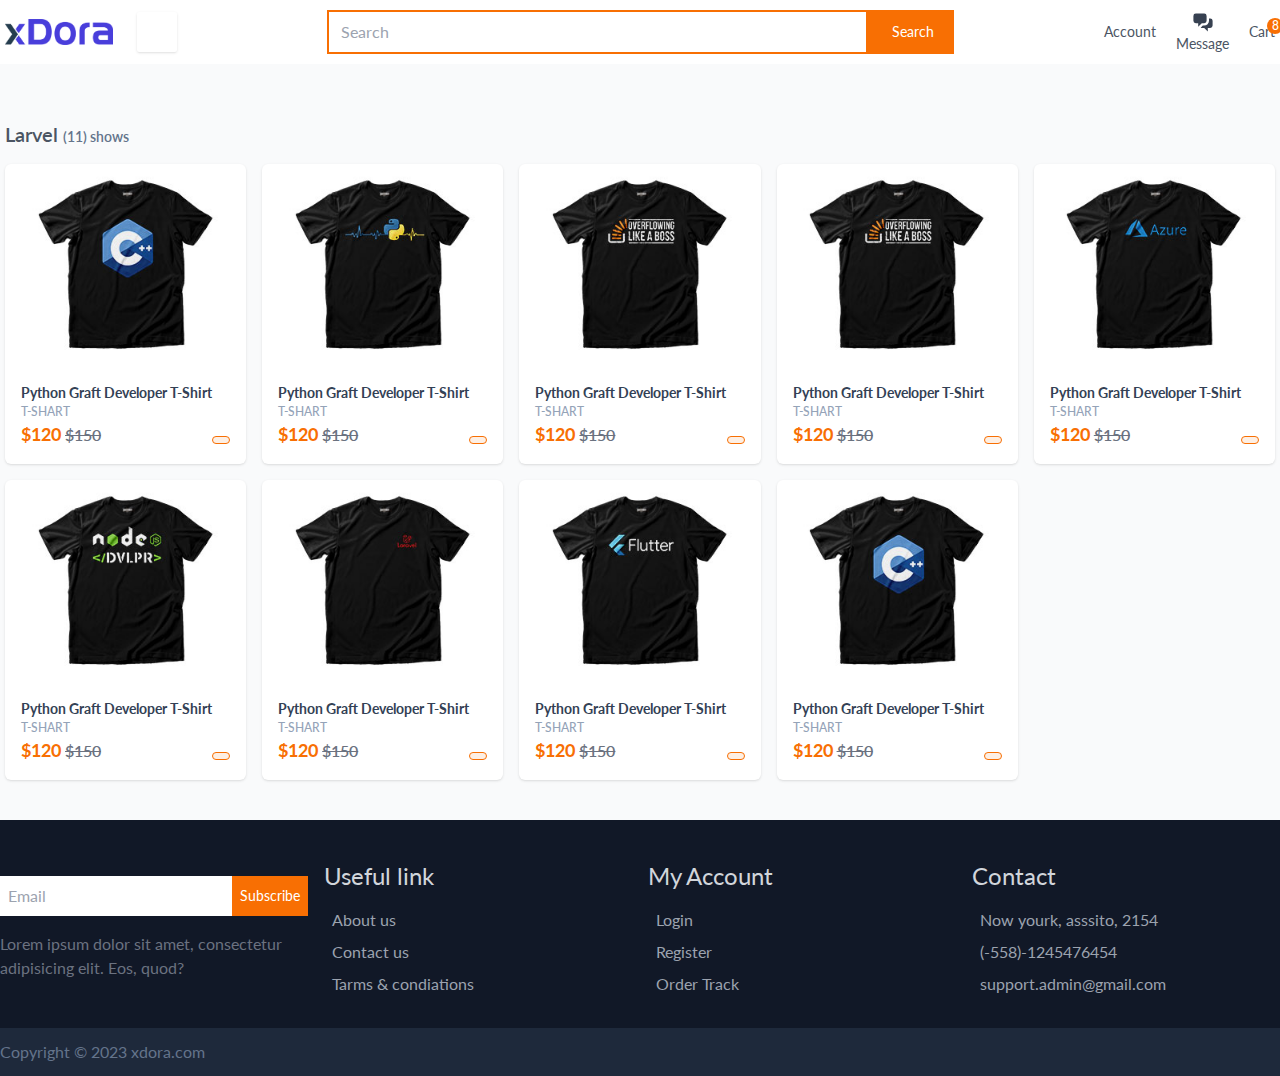
<file: shop.html>
<!DOCTYPE html>
<html lang="en">
<head>
    <meta charset="UTF-8">
    <meta name="viewport" content="width=device-width, initial-scale=1.0">
    <link rel="icon" type="image/x-icon" href="./assets/images/logo/favicon.png">
    <title>E-commerce store using tailwind css</title>
    <!-- Font awesome cdn -->
    <link rel="stylesheet" href="https://cdnjs.cloudflare.com/ajax/libs/font-awesome/5.8.1/css/all.min.css" integrity="sha512-gMjQeDaELJ0ryCI+FtItusU9MkAifCZcGq789FrzkiM49D8lbDhoaUaIX4ASU187wofMNlgBJ4ckbrXM9sE6Pg==" crossorigin="anonymous" referrerpolicy="no-referrer" />
    <link rel="stylesheet" href="./assets/css/style.css">

</head>
<body class="relative">

    <header class="">
        <div class="hidden lg:block bg-white shadow-sm">
            <!-- Header Top start -->
            <div >
                <div class="container">
                    <div class="h-16 lg:grid items-center lg:grid-cols-12 lg:gap-4">
                        <div class="lg:col-span-3 flex items-center gap-4 ">
                            <div class="grid grid-cols-5 gap-6 items-center">
                                <a href="index.html"  class="col-span-2 inline-block">
                                    <figure>
                                        <img src="./assets/images/logo/logo.png" class="w-full" alt="header logo on desktop">
                                    </figure>
                                </a>
                                <button title="All Categories" class="col-span-3 flex  gap-1 w-10 h-10 items-center justify-center shadow rounded-sm  categoryFinder"> 
                                    <i class="fas fa-th-list text-gray-500"></i>
                                </button>
                            </div>
                        </div>
                        <div class="lg:col-span-6">
                            <form action="">
                                <div class="flex items-center">
                                    <input type="search" class="w-full  border-2 border-primary-color focus-visible:outline-none px-3 py-2 " placeholder="Search">
                                    <button class="px-5 py-3 bg-primary-color flex items-center gap-1 text-white text-sm">
                                        <i class="fas fa-search"></i>
                                        Search
                                    </button>
                                </div>
                            </form>
                        </div>
                        <div class="lg:col-span-3">
                            <div class="flex gap-5 items-center justify-end">
                                <a href="login.html" class="flex flex-col items-center">
                                    <i class="fa fa-user text-xl text-gray-700"></i>
                                    <span class="text-sm text-gray-600">Account</span>
                                </a>
                                <a href="live-chat.html" class="flex flex-col items-center">
                                    <svg class="w-6 h-6 fill-current inline-block text-gray-700" fill="currentColor" viewBox="0 0 20 20" xmlns="http://www.w3.org/2000/svg">
                                        <path d="M2 5a2 2 0 012-2h7a2 2 0 012 2v4a2 2 0 01-2 2H9l-3 3v-3H4a2 2 0 01-2-2V5z"></path>
                                        <path d="M15 7v2a4 4 0 01-4 4H9.828l-1.766 1.767c.28.149.599.233.938.233h2l3 3v-3h2a2 2 0 002-2V9a2 2 0 00-2-2h-1z"></path>
                                      </svg>
                                    <span class="text-sm text-gray-600">Message</span>
                                </a>
                                <a href="cart.html" class="flex group flex-col items-center relative">
                                    <span class="w-4 h-4 absolute  -top-1 -right-2 rounded-full bg-primary-color flex items-center justify-center text-xs text-white font-medium">8</span>
                                    <i class="fas fa-shopping-cart text-xl text-gray-700"></i>
                                    <span class="text-sm text-gray-600">Cart</span>
                                    <div class="w-[300px] z-[999999999] transition-all group-hover:visible group-hover:opacity-100 invisible opacity-0 shadow-md  border border-gray-50  py-3 bg-white absolute right-0 top-full">
                                        <ul class="divide-y divide-slate-100">
                                            <li class="px-2 py-4 items-center hover:bg-slate-50 gap-3 flex relative ">
                                                <div class="w-16">
                                                    <img src="./assets/images/products/1.jpg" class="" alt="">
                                                </div>
                                                <div class="text-sm font-medium text-slate-700">
                                                    <p class="text-slate-600 text-base font-medium">Lorem ipsum dolor sit amet.</p>
                                                    <p class="text-sm font-semibold text-slate-400">$120 * 5  </p>
                                                </div>
                                                <form action="">
                                                  <button class="absolute bottom-5 right-3">
                                                      <svg xmlns="http://www.w3.org/2000/svg" width="100%" height="100%" fill="none" viewBox="0 0 24 24" stroke="currentColor" stroke-width="2" stroke-linecap="round" stroke-linejoin="round" class="feather feather-trash-2 w-4 h-4 text-slate-500">
                                                          <polyline points="3 6 5 6 21 6"></polyline>
                                                          <path d="M19 6v14a2 2 0 0 1-2 2H7a2 2 0 0 1-2-2V6m3 0V4a2 2 0 0 1 2-2h4a2 2 0 0 1 2 2v2"></path>
                                                          <line x1="10" y1="11" x2="10" y2="17"></line>
                                                          <line x1="14" y1="11" x2="14" y2="17"></line>
                                                      </svg>
                                                  </button>
                                                </form>
                                            </li>
                                            <li class="px-2 py-4 items-center hover:bg-slate-50 gap-3 flex relative ">
                                                <div class="w-16">
                                                    <img src="./assets/images/products/5.jpg" class="" alt="">
                                                </div>
                                                <div class="text-sm font-medium text-slate-700">
                                                    <p class="text-slate-600 text-base font-medium">Lorem ipsum dolor sit amet.</p>
                                                    <p class="text-sm font-semibold text-slate-400">$120 * 5  </p>
                                                </div>
                                                <form action="">
                                                  <button class="absolute bottom-5 right-3">
                                                      <svg xmlns="http://www.w3.org/2000/svg" width="100%" height="100%" fill="none" viewBox="0 0 24 24" stroke="currentColor" stroke-width="2" stroke-linecap="round" stroke-linejoin="round" class="feather feather-trash-2 w-4 h-4 text-slate-500">
                                                          <polyline points="3 6 5 6 21 6"></polyline>
                                                          <path d="M19 6v14a2 2 0 0 1-2 2H7a2 2 0 0 1-2-2V6m3 0V4a2 2 0 0 1 2-2h4a2 2 0 0 1 2 2v2"></path>
                                                          <line x1="10" y1="11" x2="10" y2="17"></line>
                                                          <line x1="14" y1="11" x2="14" y2="17"></line>
                                                      </svg>
                                                  </button>
                                                </form>
                                            </li>
                                            <li class="px-2 py-4 items-center hover:bg-slate-50 gap-3 flex relative ">
                                                <div class="w-16">
                                                    <img src="./assets/images/products/10.jpg" class="" alt="">
                                                </div>
                                                <div class="text-sm font-medium text-slate-700">
                                                    <p class="text-slate-600 text-base font-medium">Lorem ipsum dolor sit amet.</p>
                                                    <p class="text-sm font-semibold text-slate-400">$120 * 5  </p>
                                                </div>
                                                <form action="">
                                                  <button class="absolute bottom-5 right-3">
                                                      <svg xmlns="http://www.w3.org/2000/svg" width="100%" height="100%" fill="none" viewBox="0 0 24 24" stroke="currentColor" stroke-width="2" stroke-linecap="round" stroke-linejoin="round" class="feather feather-trash-2 w-4 h-4 text-slate-500">
                                                          <polyline points="3 6 5 6 21 6"></polyline>
                                                          <path d="M19 6v14a2 2 0 0 1-2 2H7a2 2 0 0 1-2-2V6m3 0V4a2 2 0 0 1 2-2h4a2 2 0 0 1 2 2v2"></path>
                                                          <line x1="10" y1="11" x2="10" y2="17"></line>
                                                          <line x1="14" y1="11" x2="14" y2="17"></line>
                                                      </svg>
                                                  </button>
                                                </form>
                                            </li>
                                           
                                            <li>
                                                <div class="p-4 justify-center flex">
                                                    <button class="text-base  undefined  hover:scale-110 focus:outline-none flex justify-center px-4 py-2 rounded  cursor-pointer 
                                                        text-primary-color 
                                                        border duration-200 ease-in-out 
                                                        border-primary-color transition">
                                                        Checkout $36.66
                                                    </button>
                                                </div>
                                            </li>
                                        </ul>
                                    </div>
                                </a>
                            </div>
                        </div>
                    </div>
                </div>
            </div>
            <!-- Header Top end -->
        </div>
    </header>


   

    <main class="main transition-all duration-500  right-0">
    
        <!-- Product Section  -->
        <section class="py-10 bg-gray-50">
            <div>
                <div class="container">
                    <div class="hidden  md:flex items-center justify-between py-4 ">
                        <p class="text-xl text-gray-600 font-semibold ">Larvel <span class="text-sm text-slate-500">(11) shows</span></p>
                    </div>
                    <div class=" grid grid-cols-2 sm:grid-cols-2 md:grid-cols-3 lg:grid-cols-4  xl:grid-cols-5 gap-2 lg:gap-4">
                      
                        <article class="col-span-1 shadow rounded-md bg-white overflow-hidden ">
                            <div>
                                <div class="p-0" >
                                    <!-- img -->
                                    <div class="h-[200px] group block overflow-hidden w-full bg-center bg-contain bg-no-repeat relative" style="background-image: url('./assets/images/products/1.jpg');">
                                        <ul class=" rounded-t-md group-hover:bg-black  group-hover:bg-opacity-20 group-hover:z-10 w-full h-full scale-0 group-hover:scale-110 transition-all duration-500 flex items-center justify-center" >
                                            <li> <a class=" px-3 py-2 cursor-pointer z-20 bg-white rounded-md text-slate-700" href="products.html"><i class="fa fa-eye text-sm"></i></a> </li>
                                        </ul>
                                    </div>
                                </div>
                                <div class="p-4">
                                    <div>
                                        <p class="">
                                            <a href="#" class="text-slate-700 text-xs lg:text-sm font-bold font-primary">Python Graft Developer T-Shirt</a>
                                        </p>
                                        <p class="">
                                            <a href="#" class="uppercase font-medium text-xs text-slate-400 hidden md:block">T-shart</a>
                                        </p>
                                        <div class="flex items-center justify-between">
                                            <p>
                                                <span class="text-lg font-bold lg:text-lg inline-block text-primary-color">$120</span>
                                                <del class="text-gray-500 text-sm lg:text-base font-semibold">$150</del>
                                            </p>
                                            <form action="">
                                                <button class="hover:bg-primary-color transition-all duration-300 bg-mute-color border-primary-color border text-primary-color hover:text-white px-2 py-[3px]  rounded-md"><i class="fas fa-plus text-sm"></i></button>
                                            </form>
                                        </div>
                                    </div>
                                   
                                </div>
                            </div>
                        </article>
                      
                      
                        <article class="col-span-1 shadow rounded-md bg-white overflow-hidden ">
                            <div>
                                <div class="p-0" >
                                    <!-- img -->
                                    <div class="h-[200px] group block overflow-hidden w-full bg-center bg-contain bg-no-repeat relative" style="background-image: url('./assets/images/products/2.jpg');">
                                        <ul class=" rounded-t-md group-hover:bg-black  group-hover:bg-opacity-20 group-hover:z-10 w-full h-full scale-0 group-hover:scale-110 transition-all duration-500 flex items-center justify-center" >
                                            <li> <a class=" px-3 py-2 cursor-pointer z-20 bg-white rounded-md text-slate-700" href="products.html"><i class="fa fa-eye text-sm"></i></a> </li>
                                        </ul>
                                    </div>
                                </div>
                                <div class="p-4">
                                    <div>
                                        <p class="">
                                            <a href="#" class="text-slate-700  font-bold font-primary text-xs lg:text-sm">Python Graft Developer T-Shirt</a>
                                        </p>
                                        <p class="">
                                            <a href="#" class="uppercase text-slate-400  font-medium text-xs hidden md:block">T-shart</a>
                                        </p>
                                        <div class="flex items-center justify-between">
                                            <p>
                                                <span class="text-base font-bold lg:text-lg inline-block text-primary-color">$120</span>
                                                <del class="text-gray-500 text-sm lg:text-base font-semibold">$150</del>
                                            </p>
                                            <form action="">
                                                <button class="hover:bg-primary-color transition-all duration-300 bg-mute-color border-primary-color border text-primary-color hover:text-white px-2 py-[3px]  rounded-md"><i class="fas fa-plus text-sm"></i></button>
                                            </form>
                                        </div>
                                    </div>
                                   
                                </div>
                            </div>
                        </article>
                      
                      
                        <article class="col-span-1 shadow rounded-md bg-white overflow-hidden ">
                            <div>
                                <div class="p-0" >
                                    <!-- img -->
                                    <div class="h-[200px] group block overflow-hidden w-full bg-center bg-contain bg-no-repeat relative" style="background-image: url('./assets/images/products/3.jpg');">
                                        <ul class=" rounded-t-md group-hover:bg-black  group-hover:bg-opacity-20 group-hover:z-10 w-full h-full scale-0 group-hover:scale-110 transition-all duration-500 flex items-center justify-center" >
                                            <li> <a class=" px-3 py-2 cursor-pointer z-20 bg-white rounded-md text-slate-700" href="products.html"><i class="fa fa-eye text-sm"></i></a> </li>
                                        </ul>
                                    </div>
                                </div>
                                <div class="p-4">
                                    <div>
                                        <p class="">
                                            <a href="#" class="text-slate-700  text-xs lg:text-sm font-bold font-primary">Python Graft Developer T-Shirt</a>
                                        </p>
                                        <p class="">
                                            <a href="#" class="uppercase text-slate-400  font-medium text-xs hidden md:block">T-shart</a>
                                        </p>
                                        <div class="flex items-center justify-between">
                                            <p>
                                                <span class="text-base font-bold lg:text-lg inline-block text-primary-color">$120</span>
                                                <del class="text-gray-500 text-sm lg:text-base font-semibold">$150</del>
                                            </p>
                                            <form action="">
                                                <button class="hover:bg-primary-color transition-all duration-300 bg-mute-color border-primary-color border text-primary-color hover:text-white px-2 py-[3px]  rounded-md"><i class="fas fa-plus text-sm"></i></button>
                                            </form>
                                        </div>
                                    </div>
                                   
                                </div>
                            </div>
                        </article>
                      
                      
                        <article class="col-span-1 shadow rounded-md bg-white overflow-hidden ">
                            <div>
                                <div class="p-0" >
                                    <!-- img -->
                                    <div class="h-[200px] group block overflow-hidden w-full bg-center bg-contain bg-no-repeat relative" style="background-image: url('./assets/images/products/3.jpg');">
                                        <ul class=" rounded-t-md group-hover:bg-black  group-hover:bg-opacity-20 group-hover:z-10 w-full h-full scale-0 group-hover:scale-110 transition-all duration-500 flex items-center justify-center" >
                                            <li> <a class=" px-3 py-2 cursor-pointer z-20 bg-white rounded-md text-slate-700" href="products.html"><i class="fa fa-eye text-sm"></i></a> </li>
                                        </ul>
                                    </div>
                                </div>
                                <div class="p-4">
                                    <div>
                                        <p class="">
                                            <a href="#" class="text-slate-700  text-xs lg:text-sm font-bold font-primary">Python Graft Developer T-Shirt</a>
                                        </p>
                                        <p class="">
                                            <a href="#" class="uppercase text-slate-400  font-medium text-xs hidden md:block">T-shart</a>
                                        </p>
                                        <div class="flex items-center justify-between">
                                            <p>
                                                <span class="text-base font-bold lg:text-lg inline-block text-primary-color">$120</span>
                                                <del class="text-gray-500 text-sm lg:text-base font-semibold">$150</del>
                                            </p>
                                            <form action="">
                                                <button class="hover:bg-primary-color transition-all duration-300 bg-mute-color border-primary-color border text-primary-color hover:text-white px-2 py-[3px]  rounded-md"><i class="fas fa-plus text-sm"></i></button>
                                            </form>
                                        </div>
                                    </div>
                                   
                                </div>
                            </div>
                        </article>
                      
                      
                        <article class="col-span-1 shadow rounded-md bg-white overflow-hidden ">
                            <div>
                                <div class="p-0" >
                                    <!-- img -->
                                    <div class="h-[200px] group block overflow-hidden w-full bg-center bg-contain bg-no-repeat relative" style="background-image: url('./assets/images/products/4.jpg');">
                                        <ul class=" rounded-t-md group-hover:bg-black  group-hover:bg-opacity-20 group-hover:z-10 w-full h-full scale-0 group-hover:scale-110 transition-all duration-500 flex items-center justify-center" >
                                            <li> <a class=" px-3 py-2 cursor-pointer z-20 bg-white rounded-md text-slate-700" href="products.html"><i class="fa fa-eye text-sm"></i></a> </li>
                                        </ul>
                                    </div>
                                </div>
                                <div class="p-4">
                                    <div>
                                        <p class="">
                                            <a href="#" class="text-slate-700  text-xs lg:text-sm font-bold font-primary">Python Graft Developer T-Shirt</a>
                                        </p>
                                        <p class="">
                                            <a href="#" class="uppercase text-slate-400 font-medium text-xs hidden md:block">T-shart</a>
                                        </p>
                                        <div class="flex items-center justify-between">
                                            <p>
                                                <span class="text-base font-bold lg:text-lg inline-block text-primary-color">$120</span>
                                                <del class="text-gray-500 text-sm lg:text-base font-semibold">$150</del>
                                            </p>
                                            <form action="">
                                                <button class="hover:bg-primary-color transition-all duration-300 bg-mute-color border-primary-color border text-primary-color hover:text-white px-2 py-[3px]  rounded-md"><i class="fas fa-plus text-sm"></i></button>
                                            </form>
                                        </div>
                                    </div>
                                   
                                </div>
                            </div>
                        </article>
                      
                      
                        <article class="col-span-1 shadow rounded-md bg-white overflow-hidden ">
                            <div>
                                <div class="p-0" >
                                    <!-- img -->
                                    <div class="h-[200px] group block overflow-hidden w-full bg-center bg-contain bg-no-repeat relative" style="background-image: url('./assets/images/products/5.jpg');">
                                        <ul class=" rounded-t-md group-hover:bg-black  group-hover:bg-opacity-20 group-hover:z-10 w-full h-full scale-0 group-hover:scale-110 transition-all duration-500 flex items-center justify-center" >
                                            <li> <a class=" px-3 py-2 cursor-pointer z-20 bg-white rounded-md text-slate-700" href="products.html"><i class="fa fa-eye text-sm"></i></a> </li>
                                        </ul>
                                    </div>
                                </div>
                                <div class="p-4">
                                    <div>
                                        <p class="">
                                            <a href="#" class="text-slate-700  text-xs lg:text-sm font-bold font-primary">Python Graft Developer T-Shirt</a>
                                        </p>
                                        <p class="">
                                            <a href="#" class="uppercase text-slate-400  font-medium text-xs hidden md:block">T-shart</a>
                                        </p>
                                        <div class="flex items-center justify-between">
                                            <p>
                                                <span class="text-base font-bold lg:text-lg inline-block text-primary-color">$120</span>
                                                <del class="text-gray-500 text-sm lg:text-base font-semibold">$150</del>
                                            </p>
                                            <form action="">
                                                <button class="hover:bg-primary-color transition-all duration-300 bg-mute-color border-primary-color border text-primary-color hover:text-white px-2 py-[3px]  rounded-md"><i class="fas fa-plus text-sm"></i></button>
                                            </form>
                                        </div>
                                    </div>
                                   
                                </div>
                            </div>
                        </article>
                      
                      
                        <article class="col-span-1 shadow rounded-md bg-white overflow-hidden ">
                            <div>
                                <div class="p-0" >
                                    <!-- img -->
                                    <div class="h-[200px] group block overflow-hidden w-full bg-center bg-contain bg-no-repeat relative" style="background-image: url('./assets/images/products/6.jpg');">
                                        <ul class=" rounded-t-md group-hover:bg-black  group-hover:bg-opacity-20 group-hover:z-10 w-full h-full scale-0 group-hover:scale-110 transition-all duration-500 flex items-center justify-center" >
                                            <li> <a class=" px-3 py-2 cursor-pointer z-20 bg-white rounded-md text-slate-700" href="products.html"><i class="fa fa-eye text-sm"></i></a> </li>
                                        </ul>
                                    </div>
                                </div>
                                <div class="p-4">
                                    <div>
                                        <p class="">
                                            <a href="#" class="text-slate-700  text-xs lg:text-sm font-bold font-primary">Python Graft Developer T-Shirt</a>
                                        </p>
                                        <p class="">
                                            <a href="#" class="uppercase text-slate-400  font-medium text-xs hidden md:block">T-shart</a>
                                        </p>
                                        <div class="flex items-center justify-between">
                                            <p>
                                                <span class="text-base font-bold lg:text-lg inline-block text-primary-color">$120</span>
                                                <del class="text-gray-500 text-sm lg:text-base font-semibold">$150</del>
                                            </p>
                                            <form action="">
                                                <button class="hover:bg-primary-color transition-all duration-300 bg-mute-color border-primary-color border text-primary-color hover:text-white px-2 py-[3px]  rounded-md"><i class="fas fa-plus text-sm"></i></button>
                                            </form>
                                        </div>
                                    </div>
                                   
                                </div>
                            </div>
                        </article>
                      
                      
                        <article class="col-span-1 shadow rounded-md bg-white overflow-hidden ">
                            <div>
                                <div class="p-0" >
                                    <!-- img -->
                                    <div class="h-[200px] group block overflow-hidden w-full bg-center bg-contain bg-no-repeat relative" style="background-image: url('./assets/images/products/7.jpg');">
                                        <ul class=" rounded-t-md group-hover:bg-black  group-hover:bg-opacity-20 group-hover:z-10 w-full h-full scale-0 group-hover:scale-110 transition-all duration-500 flex items-center justify-center" >
                                            <li> <a class=" px-3 py-2 cursor-pointer z-20 bg-white rounded-md text-slate-700" href="products.html"><i class="fa fa-eye text-sm"></i></a> </li>
                                        </ul>
                                    </div>
                                </div>
                                <div class="p-4">
                                    <div>
                                        <p class="">
                                            <a href="#" class="text-slate-700 text-xs lg:text-sm font-bold font-primary">Python Graft Developer T-Shirt</a>
                                        </p>
                                        <p class="">
                                            <a href="#" class="uppercase text-slate-400  font-medium text-xs hidden md:block">T-shart</a>
                                        </p>
                                        <div class="flex items-center justify-between">
                                            <p>
                                                <span class="text-base font-bold lg:text-lg inline-block text-primary-color">$120</span>
                                                <del class="text-gray-500 text-sm lg:text-base font-semibold">$150</del>
                                            </p>
                                            <form action="">
                                                <button class="hover:bg-primary-color transition-all duration-300 bg-mute-color border-primary-color border text-primary-color hover:text-white px-2 py-[3px]  rounded-md"><i class="fas fa-plus text-sm"></i></button>
                                            </form>
                                        </div>
                                    </div>
                                   
                                </div>
                            </div>
                        </article>
                      
                      
                        <article class="col-span-1 shadow rounded-md bg-white overflow-hidden ">
                            <div>
                                <div class="p-0" >
                                    <!-- img -->
                                    <div class="h-[200px] group block overflow-hidden w-full bg-center bg-contain bg-no-repeat relative" style="background-image: url('./assets/images/products/1.jpg');">
                                        <ul class=" rounded-t-md group-hover:bg-black  group-hover:bg-opacity-20 group-hover:z-10 w-full h-full scale-0 group-hover:scale-110 transition-all duration-500 flex items-center justify-center" >
                                            <li> <a class=" px-3 py-2 cursor-pointer z-20 bg-white rounded-md text-slate-700" href="products.html"><i class="fa fa-eye text-sm"></i></a> </li>
                                        </ul>
                                    </div>
                                </div>
                                <div class="p-4">
                                    <div>
                                        <p class="">
                                            <a href="#" class="text-slate-700  text-xs lg:text-sm font-bold font-primary">Python Graft Developer T-Shirt</a>
                                        </p>
                                        <p class="">
                                            <a href="#" class="uppercase text-slate-400  font-medium text-xs hidden md:block">T-shart</a>
                                        </p>
                                        <div class="flex items-center justify-between">
                                            <p>
                                                <span class="text-base font-bold lg:text-lg inline-block text-primary-color">$120</span>
                                                <del class="text-gray-500 text-sm lg:text-base font-semibold">$150</del>
                                            </p>
                                            <form action="">
                                                <button class="hover:bg-primary-color transition-all duration-300 bg-mute-color border-primary-color border text-primary-color hover:text-white px-2 py-[3px]  rounded-md"><i class="fas fa-plus text-sm"></i></button>
                                            </form>
                                        </div>
                                    </div>
                                   
                                </div>
                            </div>
                        </article>
                      
                    
                       
                    </div>
                </div>
            </div>
        </section>


    </main>

    <footer class="bg-gray-900 pt-10 mb-12 lg:mb-0 ">
        <div class="pb-8">
            <div class="container px-3 lg:px-0">
                <div class="grid grid-cols-1 lg:grid-cols-4 gap-2 md:gap-4 ">
                    <div class="col-span-1 mb-5 lg:mb-0 flex items-center self-center">
                        <div class="">
                            <form action="">
                                <div class="flex">
                                    <input type="email" class="w-full py-2 pl-2 focus-visible:outline-none" placeholder="Email">
                                    <button class="bg-primary-color px-2 text-white text-sm" >Subscribe</button>
                                </div>
                            </form>
                            <p class="text-gray-500 leading-6 mt-4">Lorem ipsum dolor sit amet, consectetur adipisicing elit. Eos, quod?</p>
                        </div>
                    </div>
                    <div class="col-span-1 mb-5 lg:mb-0">
                        <div class="">
                            <p class="text-2xl text-gray-300 mb-4">Useful link</p>
                            <ul class="space-y-2">
                                <li class="text-gray-400 flex items-center gap-2"><i class="fas fa-check"></i> <a href="about.html" class="hover:pl-2 transition-all duration-300" >About us</a></li>
                                <li class="text-gray-400 flex items-center gap-2"><i class="fas fa-check"></i> <a href="contact.html" class="hover:pl-2 transition-all duration-300" >Contact us</a></li>
                                <li class="text-gray-400 flex items-center gap-2"><i class="fas fa-check"></i> <a href="javascript:void(0)" class="hover:pl-2 transition-all duration-300" >Tarms & condiations</a></li>
                            </ul>
                        </div>
                    </div>
                    <div class="col-span-1 mb-5 lg:mb-0">
                        <div class="">
                            <p class="text-2xl text-gray-300 mb-4">My Account</p>
                            <ul class="space-y-2">
                                <li class="text-gray-400 flex items-center gap-2"><i class="fas fa-check"></i> <a href="login.html" class="hover:pl-2 transition-all duration-300" >Login</a></li>
                                <li class="text-gray-400 flex items-center gap-2"><i class="fas fa-check"></i> <a href="register.html" class="hover:pl-2 transition-all duration-300" >Register</a></li>
                                <li class="text-gray-400 flex items-center gap-2"><i class="fas fa-check"></i> <a href="javascript:void(0)" class="hover:pl-2 transition-all duration-300" >Order Track</a></li>
                            </ul>
                        </div>
                    </div>
                    <div class="col-span-1 mb-5 lg:mb-0">
                        <div class="">
                            <p class="text-2xl text-gray-300 mb-4">Contact</p>
                            <ul class="space-y-2">
                                <li class="text-gray-400 flex items-center gap-2"><i class="fas fa-map-marker-alt"></i> <a href="javascript:void(0)" class="hover:pl-2 transition-all duration-300" >Now yourk, asssito, 2154</a></li>
                                <li class="text-gray-400 flex items-center gap-2"><i class="fas fa-phone"></i> <a href="javascript:void(0)" class="hover:pl-2 transition-all duration-300" >(-558)-1245476454</a></li>
                                <li class="text-gray-400 flex items-center gap-2"><i class="far fa-envelope"></i> <a href="javascript:void(0)" class="hover:pl-2 transition-all duration-300" >support.admin@gmail.com</a></li>
                            </ul>
                        </div>
                    </div>
                </div>
            </div>
        </div>
        <div class="bg-slate-800 hidden lg:block py-3">
            <div class="container px-3 lg:px-0">
                <div class="flex items-center flex-wrap justify-between">
                    <ul class="flex items-center gap-3 ">
                        <li><p class="text-slate-500"> Copyright &copy; 2023 xdora.com </p></li>
                    </ul>
                    <ul class="flex items-center gap-4 ">
                        <li class="text-gray-200"><a href="#"> <i class="fab fa-facebook-f"></i> </a></li>
                        <li class="text-gray-200"><a href="#"> <i class="fab fa-youtube"></i> </a></li>
                        <li class="text-gray-200"><a href="#"> <i class="fab fa-instagram"></i> </a></li>
                    </ul>
                    
                </div>
            </div>
        </div>
    </footer>


    <!--left menubar start -->
    <div class="leftMenuWrap w-[250px] shadow-[0px_0px_5px_#ddd]  h-[100vh] bg-white z-50 transition-all duration-500 -left-[300px] bottom-0 top-0 fixed">
        <div>
            <ul class="flex items-center justify-between h-16 px-4">
                <li class="w-28">
                    <a href="#">
                        <img src="./assets/images/logo/logo.png" alt="">
                    </a>
                </li>
                <li><button class="closeLeftMenu"> <i class="fas fa-times-circle"></i></button></li>
            </ul>
            <ul class="">
                <li>
                    <a href="#" class="w-full inline-block py-2 text-base font-medium px-3  hover:bg-slate-50 hover:text-slate-900 text-slate-700 ">
                        <span class="text-sm lg:text-base flex items-center justify-start gap-2">
                            <img src="./assets/images//categorys/chare.jpg" class="hidden lg:block w-5 h-5 object-cover" alt="">
                            Chare
                        </span>
                    </a>

                </li>
                <li class="relative group">
                    <a href="#" class="w-full flex justify-between items-center py-2 text-base font-medium px-3 hover:bg-slate-50 hover:text-slate-900 text-slate-700 ">
                        <span class="text-sm lg:text-base flex items-center justify-start gap-2">
                            <img src="./assets/images//categorys/men-shoes.jpg" class="hidden lg:block w-5 h-5 object-cover" alt="">
                            Men's
                        </span>
                        <button class="subMenuFinder px-3 py-1 bg-slate-50">
                            <i class="fas fa-angle-down text-slate-600"></i>
                        </button>
                    </a>
                    <ul class="subMenuWrap w-[250px] hidden bg-white ">
                        <li>
                            <a href="#" class="text-sm lg:text-base w-full inline-block py-2  font-medium px-3 hover:bg-slate-50 hover:text-slate-900 text-slate-700 ">Shoes</a>
                        </li>
                        <li>
                            <a href="#" class="text-sm lg:text-base w-full inline-block py-2  font-medium px-3 hover:bg-slate-50 hover:text-slate-900 text-slate-700 ">Watch</a>
                        </li>
                        <li>
                            <a href="#" class="text-sm lg:text-base w-full inline-block py-2  font-medium px-3 hover:bg-slate-50 hover:text-slate-900 text-slate-700 ">Shart</a>
                        </li>
                        <li>
                            <a href="#" class="text-sm lg:text-base w-full inline-block py-2  font-medium px-3 hover:bg-slate-50 hover:text-slate-900 text-slate-700 ">T-shart</a>
                        </li>
                    </ul>
                    
                </li>
                <li class="relative group">
                    <a href="#" class="w-full flex justify-between items-center py-2 text-base font-medium px-3 hover:bg-slate-50 hover:text-slate-900 text-slate-700 ">
                        <span class="text-sm lg:text-base flex items-center justify-start gap-2">
                            <img src="./assets/images//categorys/bed.jpg" class="hidden lg:block w-5 h-5 object-cover" alt="">
                            Furniture
                        </span>
                        <button class="subMenuFinder px-3 py-1 bg-slate-50">
                            <i class="fas fa-angle-down text-slate-600"></i>
                        </button>
                    </a>
                    <ul class="subMenuWrap w-[250px] hidden bg-white ">
                        <li>
                            <a href="#" class="text-sm lg:text-base w-full inline-block py-2  font-medium px-3 hover:bg-slate-50 hover:text-slate-900 text-slate-700 ">Chare</a>
                        </li>
                        <li>
                            <a href="#" class="text-sm lg:text-base w-full inline-block py-2  font-medium px-3 hover:bg-slate-50 hover:text-slate-900 text-slate-700 ">Table</a>
                        </li>
                        <li>
                            <a href="#" class="text-sm lg:text-base w-full inline-block py-2  font-medium px-3 hover:bg-slate-50 hover:text-slate-900 text-slate-700 ">Bed</a>
                        </li>
                        <li>
                            <a href="#" class="text-sm lg:text-base w-full inline-block py-2  font-medium px-3 hover:bg-slate-50 hover:text-slate-900 text-slate-700 ">Sofa</a>
                        </li>
                        <li>
                            <a href="#" class="text-sm lg:text-base w-full inline-block py-2  font-medium px-3 hover:bg-slate-50 hover:text-slate-900 text-slate-700 ">Dining Table</a>
                        </li>
                        <li>
                            <a href="#" class="text-sm lg:text-base w-full inline-block py-2  font-medium px-3 hover:bg-slate-50 hover:text-slate-900 text-slate-700 ">Almira</a>
                        </li>
                    </ul>
                    
                </li>
                <li class="relative group">
                    <a href="#" class="w-full flex justify-between items-center py-2 text-base font-medium px-3 hover:bg-slate-50 hover:text-slate-900 text-slate-700 ">
                        <span class="text-sm lg:text-base flex items-center justify-start gap-2">
                            <img src="./assets/images//categorys/jewellery.jpg" class="hidden lg:block w-5 h-5 object-cover" alt="">
                            Women's
                        </span>
                        <button class="subMenuFinder px-3 py-1 bg-slate-50">
                            <i class="fas fa-angle-down text-slate-600"></i>
                        </button>
                    </a>
                    <ul class="subMenuWrap w-[250px] hidden bg-white ">
                        <li>
                            <a href="#" class="text-sm lg:text-base w-full inline-block py-2  font-medium px-3 hover:bg-slate-50 hover:text-slate-900 text-slate-700 ">Shoes</a>
                        </li>
                        <li>
                            <a href="#" class="text-sm lg:text-base w-full inline-block py-2  font-medium px-3 hover:bg-slate-50 hover:text-slate-900 text-slate-700 ">Bag</a>
                        </li>
                        <li>
                            <a href="#" class="text-sm lg:text-base w-full inline-block py-2  font-medium px-3 hover:bg-slate-50 hover:text-slate-900 text-slate-700 ">Jwellary</a>
                        </li>
                        <li>
                            <a href="#" class="text-sm lg:text-base w-full inline-block py-2  font-medium px-3 hover:bg-slate-50 hover:text-slate-900 text-slate-700 ">Beauty</a>
                        </li>
                    </ul>
                    
                </li>
                <li>
                    <a href="#" class="w-full inline-block py-2 text-base font-medium px-3  hover:bg-slate-50 hover:text-slate-900 text-slate-700 ">
                        <span class="text-sm lg:text-base flex items-center justify-start gap-2">
                            <img src="./assets/images//categorys/computer.jpg" class="hidden lg:block w-5 h-5 object-cover" alt="">
                            Computer Component
                        </span>
                    </a>

                </li>
                <li>
                    <a href="#" class="w-full inline-block py-2 text-base font-medium px-3  hover:bg-slate-50 hover:text-slate-900 text-slate-700 ">
                        <span class="text-sm lg:text-base flex items-center justify-start gap-2">
                            <img src="./assets/images//categorys/mobile.jpg" class="hidden lg:block w-5 h-5 object-cover" alt="">
                            Mobile & Tablet
                        </span>
                    </a>
                </li>
                <li>
                    <a href="#" class="w-full inline-block py-2 text-base font-medium px-3  hover:bg-slate-50 hover:text-slate-900 text-slate-700 ">
                        <span class="text-sm lg:text-base flex items-center justify-start gap-2">
                            <img src="./assets/images//categorys/shart.png" class="hidden lg:block w-5 h-5 object-cover" alt="">
                            Shart
                        </span>
                    </a>
                </li>
            </ul>
        </div>
    </div>
    <!--left menubar end -->

    <!-- App Mobile Menu Start -->
    <div class=" fixed bottom-0 border-t border-slate-100 bg-white left-0 w-full lg:hidden">
        <ul class="flex items-center justify-around gap-2">
            <li class="py-[6px]">
                <a href="index.html" class="flex flex-col items-center">
                    <div><i class="fas fa-home text-slate-600"></i></div>
                    <div class="text-xs font-semibold text-slate-500">Home</div>
                </a>
            </li>
            
            <li class="py-[6px]">
                <a href="./search.html" class="flex flex-col items-center">
                    <div><i class="fas fa-search text-slate-600"></i></div>
                    <div class="text-xs font-semibold text-slate-500">Search</div>
                </a>
            </li>
        
        
            <li class="py-[6px]">
                <a href="cart.html" class="flex flex-col items-center relative">
                    <span class="w-[14px] h-[14px] absolute  -top-1 -right-2 rounded-full bg-primary-color flex items-center justify-center text-[10px] text-white font-medium">8</span>
                    <div><i class="fas fa-shopping-cart text-slate-600"></i></div>
                    <div class="text-xs font-semibold text-slate-500">Cart</div>
                </a>
            </li>
            <li class="py-[6px]">
                <a  href="javascript:void(0)" class="categoryFinder flex flex-col  items-center">
                    <div><i class="fas fa-th-list text-slate-600"></i></div>
                    <div class="text-xs font-semibold text-slate-500">Categories</div>
                </a>
            </li>
            <li class="py-[6px]">
                <a href="login.html" class="flex flex-col items-center">
                    <div><i class="fa fa-user text-slate-600"></i></div>
                    <div class="text-xs font-semibold text-slate-500">Account</div>
                </a>
            </li>
        </ul>
    </div>
    <!-- App Mobile Menu End   -->


    <script src="./assets/js/jquery.min.js"></script>
    <script src="./assets/js/main.js"></script>


</body>
</html>
</file>
<file: assets/css/style.css>
@import url('https://fonts.googleapis.com/css2?family=Lato:wght@300;400;700;900&family=Roboto:wght@300;400;500;700;900&display=swap');

/*
! tailwindcss v3.3.2 | MIT License | https://tailwindcss.com
*/

/*
1. Prevent padding and border from affecting element width. (https://github.com/mozdevs/cssremedy/issues/4)
2. Allow adding a border to an element by just adding a border-width. (https://github.com/tailwindcss/tailwindcss/pull/116)
*/

*,
::before,
::after {
  box-sizing: border-box;
  /* 1 */
  border-width: 0;
  /* 2 */
  border-style: solid;
  /* 2 */
  border-color: #e5e7eb;
  /* 2 */
}

::before,
::after {
  --tw-content: '';
}

/*
1. Use a consistent sensible line-height in all browsers.
2. Prevent adjustments of font size after orientation changes in iOS.
3. Use a more readable tab size.
4. Use the user's configured `sans` font-family by default.
5. Use the user's configured `sans` font-feature-settings by default.
6. Use the user's configured `sans` font-variation-settings by default.
*/

html {
  line-height: 1.5;
  /* 1 */
  -webkit-text-size-adjust: 100%;
  /* 2 */
  -moz-tab-size: 4;
  /* 3 */
  -o-tab-size: 4;
     tab-size: 4;
  /* 3 */
  font-family: ui-sans-serif, system-ui, -apple-system, BlinkMacSystemFont, "Segoe UI", Roboto, "Helvetica Neue", Arial, "Noto Sans", sans-serif, "Apple Color Emoji", "Segoe UI Emoji", "Segoe UI Symbol", "Noto Color Emoji";
  /* 4 */
  font-feature-settings: normal;
  /* 5 */
  font-variation-settings: normal;
  /* 6 */
}

/*
1. Remove the margin in all browsers.
2. Inherit line-height from `html` so users can set them as a class directly on the `html` element.
*/

body {
  margin: 0;
  /* 1 */
  line-height: inherit;
  /* 2 */
}

/*
1. Add the correct height in Firefox.
2. Correct the inheritance of border color in Firefox. (https://bugzilla.mozilla.org/show_bug.cgi?id=190655)
3. Ensure horizontal rules are visible by default.
*/

hr {
  height: 0;
  /* 1 */
  color: inherit;
  /* 2 */
  border-top-width: 1px;
  /* 3 */
}

/*
Add the correct text decoration in Chrome, Edge, and Safari.
*/

abbr:where([title]) {
  -webkit-text-decoration: underline dotted;
          text-decoration: underline dotted;
}

/*
Remove the default font size and weight for headings.
*/

h1,
h2,
h3,
h4,
h5,
h6 {
  font-size: inherit;
  font-weight: inherit;
}

/*
Reset links to optimize for opt-in styling instead of opt-out.
*/

a {
  color: inherit;
  text-decoration: inherit;
}

/*
Add the correct font weight in Edge and Safari.
*/

b,
strong {
  font-weight: bolder;
}

/*
1. Use the user's configured `mono` font family by default.
2. Correct the odd `em` font sizing in all browsers.
*/

code,
kbd,
samp,
pre {
  font-family: ui-monospace, SFMono-Regular, Menlo, Monaco, Consolas, "Liberation Mono", "Courier New", monospace;
  /* 1 */
  font-size: 1em;
  /* 2 */
}

/*
Add the correct font size in all browsers.
*/

small {
  font-size: 80%;
}

/*
Prevent `sub` and `sup` elements from affecting the line height in all browsers.
*/

sub,
sup {
  font-size: 75%;
  line-height: 0;
  position: relative;
  vertical-align: baseline;
}

sub {
  bottom: -0.25em;
}

sup {
  top: -0.5em;
}

/*
1. Remove text indentation from table contents in Chrome and Safari. (https://bugs.chromium.org/p/chromium/issues/detail?id=999088, https://bugs.webkit.org/show_bug.cgi?id=201297)
2. Correct table border color inheritance in all Chrome and Safari. (https://bugs.chromium.org/p/chromium/issues/detail?id=935729, https://bugs.webkit.org/show_bug.cgi?id=195016)
3. Remove gaps between table borders by default.
*/

table {
  text-indent: 0;
  /* 1 */
  border-color: inherit;
  /* 2 */
  border-collapse: collapse;
  /* 3 */
}

/*
1. Change the font styles in all browsers.
2. Remove the margin in Firefox and Safari.
3. Remove default padding in all browsers.
*/

button,
input,
optgroup,
select,
textarea {
  font-family: inherit;
  /* 1 */
  font-size: 100%;
  /* 1 */
  font-weight: inherit;
  /* 1 */
  line-height: inherit;
  /* 1 */
  color: inherit;
  /* 1 */
  margin: 0;
  /* 2 */
  padding: 0;
  /* 3 */
}

/*
Remove the inheritance of text transform in Edge and Firefox.
*/

button,
select {
  text-transform: none;
}

/*
1. Correct the inability to style clickable types in iOS and Safari.
2. Remove default button styles.
*/

button,
[type='button'],
[type='reset'],
[type='submit'] {
  -webkit-appearance: button;
  /* 1 */
  background-color: transparent;
  /* 2 */
  background-image: none;
  /* 2 */
}

/*
Use the modern Firefox focus style for all focusable elements.
*/

:-moz-focusring {
  outline: auto;
}

/*
Remove the additional `:invalid` styles in Firefox. (https://github.com/mozilla/gecko-dev/blob/2f9eacd9d3d995c937b4251a5557d95d494c9be1/layout/style/res/forms.css#L728-L737)
*/

:-moz-ui-invalid {
  box-shadow: none;
}

/*
Add the correct vertical alignment in Chrome and Firefox.
*/

progress {
  vertical-align: baseline;
}

/*
Correct the cursor style of increment and decrement buttons in Safari.
*/

::-webkit-inner-spin-button,
::-webkit-outer-spin-button {
  height: auto;
}

/*
1. Correct the odd appearance in Chrome and Safari.
2. Correct the outline style in Safari.
*/

[type='search'] {
  -webkit-appearance: textfield;
  /* 1 */
  outline-offset: -2px;
  /* 2 */
}

/*
Remove the inner padding in Chrome and Safari on macOS.
*/

::-webkit-search-decoration {
  -webkit-appearance: none;
}

/*
1. Correct the inability to style clickable types in iOS and Safari.
2. Change font properties to `inherit` in Safari.
*/

::-webkit-file-upload-button {
  -webkit-appearance: button;
  /* 1 */
  font: inherit;
  /* 2 */
}

/*
Add the correct display in Chrome and Safari.
*/

summary {
  display: list-item;
}

/*
Removes the default spacing and border for appropriate elements.
*/

blockquote,
dl,
dd,
h1,
h2,
h3,
h4,
h5,
h6,
hr,
figure,
p,
pre {
  margin: 0;
}

fieldset {
  margin: 0;
  padding: 0;
}

legend {
  padding: 0;
}

ol,
ul,
menu {
  list-style: none;
  margin: 0;
  padding: 0;
}

/*
Prevent resizing textareas horizontally by default.
*/

textarea {
  resize: vertical;
}

/*
1. Reset the default placeholder opacity in Firefox. (https://github.com/tailwindlabs/tailwindcss/issues/3300)
2. Set the default placeholder color to the user's configured gray 400 color.
*/

input::-moz-placeholder, textarea::-moz-placeholder {
  opacity: 1;
  /* 1 */
  color: #9ca3af;
  /* 2 */
}

input::placeholder,
textarea::placeholder {
  opacity: 1;
  /* 1 */
  color: #9ca3af;
  /* 2 */
}

/*
Set the default cursor for buttons.
*/

button,
[role="button"] {
  cursor: pointer;
}

/*
Make sure disabled buttons don't get the pointer cursor.
*/

:disabled {
  cursor: default;
}

/*
1. Make replaced elements `display: block` by default. (https://github.com/mozdevs/cssremedy/issues/14)
2. Add `vertical-align: middle` to align replaced elements more sensibly by default. (https://github.com/jensimmons/cssremedy/issues/14#issuecomment-634934210)
   This can trigger a poorly considered lint error in some tools but is included by design.
*/

img,
svg,
video,
canvas,
audio,
iframe,
embed,
object {
  display: block;
  /* 1 */
  vertical-align: middle;
  /* 2 */
}

/*
Constrain images and videos to the parent width and preserve their intrinsic aspect ratio. (https://github.com/mozdevs/cssremedy/issues/14)
*/

img,
video {
  max-width: 100%;
  height: auto;
}

/* Make elements with the HTML hidden attribute stay hidden by default */

[hidden] {
  display: none;
}

body{
  scroll-behavior: smooth;
  --tw-bg-opacity: 1;
  background-color: rgb(249 250 251 / var(--tw-bg-opacity));
  font-family: Lato, sans-serif;
}

body *::-moz-selection{
  background-color: #fde5d378;
  --tw-text-opacity: 1;
  color: rgb(248 111 3 / var(--tw-text-opacity));
}

body *::selection{
  background-color: #fde5d378;
  --tw-text-opacity: 1;
  color: rgb(248 111 3 / var(--tw-text-opacity));
}

body::-moz-selection{
  background-color: #fde5d378;
  --tw-text-opacity: 1;
  color: rgb(248 111 3 / var(--tw-text-opacity));
}

body::selection{
  background-color: #fde5d378;
  --tw-text-opacity: 1;
  color: rgb(248 111 3 / var(--tw-text-opacity));
}

*, ::before, ::after{
  --tw-border-spacing-x: 0;
  --tw-border-spacing-y: 0;
  --tw-translate-x: 0;
  --tw-translate-y: 0;
  --tw-rotate: 0;
  --tw-skew-x: 0;
  --tw-skew-y: 0;
  --tw-scale-x: 1;
  --tw-scale-y: 1;
  --tw-pan-x:  ;
  --tw-pan-y:  ;
  --tw-pinch-zoom:  ;
  --tw-scroll-snap-strictness: proximity;
  --tw-gradient-from-position:  ;
  --tw-gradient-via-position:  ;
  --tw-gradient-to-position:  ;
  --tw-ordinal:  ;
  --tw-slashed-zero:  ;
  --tw-numeric-figure:  ;
  --tw-numeric-spacing:  ;
  --tw-numeric-fraction:  ;
  --tw-ring-inset:  ;
  --tw-ring-offset-width: 0px;
  --tw-ring-offset-color: #fff;
  --tw-ring-color: rgb(59 130 246 / 0.5);
  --tw-ring-offset-shadow: 0 0 #0000;
  --tw-ring-shadow: 0 0 #0000;
  --tw-shadow: 0 0 #0000;
  --tw-shadow-colored: 0 0 #0000;
  --tw-blur:  ;
  --tw-brightness:  ;
  --tw-contrast:  ;
  --tw-grayscale:  ;
  --tw-hue-rotate:  ;
  --tw-invert:  ;
  --tw-saturate:  ;
  --tw-sepia:  ;
  --tw-drop-shadow:  ;
  --tw-backdrop-blur:  ;
  --tw-backdrop-brightness:  ;
  --tw-backdrop-contrast:  ;
  --tw-backdrop-grayscale:  ;
  --tw-backdrop-hue-rotate:  ;
  --tw-backdrop-invert:  ;
  --tw-backdrop-opacity:  ;
  --tw-backdrop-saturate:  ;
  --tw-backdrop-sepia:  ;
}

::backdrop{
  --tw-border-spacing-x: 0;
  --tw-border-spacing-y: 0;
  --tw-translate-x: 0;
  --tw-translate-y: 0;
  --tw-rotate: 0;
  --tw-skew-x: 0;
  --tw-skew-y: 0;
  --tw-scale-x: 1;
  --tw-scale-y: 1;
  --tw-pan-x:  ;
  --tw-pan-y:  ;
  --tw-pinch-zoom:  ;
  --tw-scroll-snap-strictness: proximity;
  --tw-gradient-from-position:  ;
  --tw-gradient-via-position:  ;
  --tw-gradient-to-position:  ;
  --tw-ordinal:  ;
  --tw-slashed-zero:  ;
  --tw-numeric-figure:  ;
  --tw-numeric-spacing:  ;
  --tw-numeric-fraction:  ;
  --tw-ring-inset:  ;
  --tw-ring-offset-width: 0px;
  --tw-ring-offset-color: #fff;
  --tw-ring-color: rgb(59 130 246 / 0.5);
  --tw-ring-offset-shadow: 0 0 #0000;
  --tw-ring-shadow: 0 0 #0000;
  --tw-shadow: 0 0 #0000;
  --tw-shadow-colored: 0 0 #0000;
  --tw-blur:  ;
  --tw-brightness:  ;
  --tw-contrast:  ;
  --tw-grayscale:  ;
  --tw-hue-rotate:  ;
  --tw-invert:  ;
  --tw-saturate:  ;
  --tw-sepia:  ;
  --tw-drop-shadow:  ;
  --tw-backdrop-blur:  ;
  --tw-backdrop-brightness:  ;
  --tw-backdrop-contrast:  ;
  --tw-backdrop-grayscale:  ;
  --tw-backdrop-hue-rotate:  ;
  --tw-backdrop-invert:  ;
  --tw-backdrop-opacity:  ;
  --tw-backdrop-saturate:  ;
  --tw-backdrop-sepia:  ;
}

.container{
  width: 100%;
  margin-right: auto;
  margin-left: auto;
  padding-right: 5px;
  padding-left: 5px;
}

@media (min-width: 640px){
  .container{
    max-width: 640px;
  }
}

@media (min-width: 768px){
  .container{
    max-width: 768px;
  }
}

@media (min-width: 1024px){
  .container{
    max-width: 1024px;
  }
}

@media (min-width: 1280px){
  .container{
    max-width: 1280px;
  }
}

@media (min-width: 1536px){
  .container{
    max-width: 1536px;
  }
}

.sr-only{
  position: absolute;
  width: 1px;
  height: 1px;
  padding: 0;
  margin: -1px;
  overflow: hidden;
  clip: rect(0, 0, 0, 0);
  white-space: nowrap;
  border-width: 0;
}

.pointer-events-none{
  pointer-events: none;
}

.invisible{
  visibility: hidden;
}

.fixed{
  position: fixed;
}

.absolute{
  position: absolute;
}

.relative{
  position: relative;
}

.sticky{
  position: sticky;
}

.-left-\[300px\]{
  left: -300px;
}

.-left-full{
  left: -100%;
}

.-right-2{
  right: -0.5rem;
}

.-top-1{
  top: -0.25rem;
}

.bottom-0{
  bottom: 0px;
}

.bottom-3{
  bottom: 0.75rem;
}

.bottom-5{
  bottom: 1.25rem;
}

.left-0{
  left: 0px;
}

.right-0{
  right: 0px;
}

.right-3{
  right: 0.75rem;
}

.top-0{
  top: 0px;
}

.top-full{
  top: 100%;
}

.-right-3{
  right: -0.75rem;
}

.-top-3{
  top: -0.75rem;
}

.z-10{
  z-index: 10;
}

.z-20{
  z-index: 20;
}

.z-40{
  z-index: 40;
}

.z-50{
  z-index: 50;
}

.z-\[999999999\]{
  z-index: 999999999;
}

.order-1{
  order: 1;
}

.order-2{
  order: 2;
}

.col-span-1{
  grid-column: span 1 / span 1;
}

.col-span-12{
  grid-column: span 12 / span 12;
}

.col-span-2{
  grid-column: span 2 / span 2;
}

.col-span-3{
  grid-column: span 3 / span 3;
}

.col-span-5{
  grid-column: span 5 / span 5;
}

.col-span-6{
  grid-column: span 6 / span 6;
}

.col-span-full{
  grid-column: 1 / -1;
}

.col-start-1{
  grid-column-start: 1;
}

.col-start-6{
  grid-column-start: 6;
}

.col-end-13{
  grid-column-end: 13;
}

.col-end-8{
  grid-column-end: 8;
}

.-mx-2{
  margin-left: -0.5rem;
  margin-right: -0.5rem;
}

.mx-1{
  margin-left: 0.25rem;
  margin-right: 0.25rem;
}

.mx-auto{
  margin-left: auto;
  margin-right: auto;
}

.my-0{
  margin-top: 0px;
  margin-bottom: 0px;
}

.my-3{
  margin-top: 0.75rem;
  margin-bottom: 0.75rem;
}

.my-4{
  margin-top: 1rem;
  margin-bottom: 1rem;
}

.-mb-5{
  margin-bottom: -1.25rem;
}

.-mt-px{
  margin-top: -1px;
}

.mb-1{
  margin-bottom: 0.25rem;
}

.mb-10{
  margin-bottom: 2.5rem;
}

.mb-12{
  margin-bottom: 3rem;
}

.mb-2{
  margin-bottom: 0.5rem;
}

.mb-3{
  margin-bottom: 0.75rem;
}

.mb-4{
  margin-bottom: 1rem;
}

.mb-5{
  margin-bottom: 1.25rem;
}

.mb-6{
  margin-bottom: 1.5rem;
}

.ml-2{
  margin-left: 0.5rem;
}

.ml-3{
  margin-left: 0.75rem;
}

.ml-4{
  margin-left: 1rem;
}

.ml-auto{
  margin-left: auto;
}

.mr-1{
  margin-right: 0.25rem;
}

.mr-2{
  margin-right: 0.5rem;
}

.mr-3{
  margin-right: 0.75rem;
}

.mt-0{
  margin-top: 0px;
}

.mt-1{
  margin-top: 0.25rem;
}

.mt-2{
  margin-top: 0.5rem;
}

.mt-3{
  margin-top: 0.75rem;
}

.mt-4{
  margin-top: 1rem;
}

.mt-5{
  margin-top: 1.25rem;
}

.mt-6{
  margin-top: 1.5rem;
}

.mt-8{
  margin-top: 2rem;
}

.box-border{
  box-sizing: border-box;
}

.block{
  display: block;
}

.inline-block{
  display: inline-block;
}

.flex{
  display: flex;
}

.inline-flex{
  display: inline-flex;
}

.table{
  display: table;
}

.grid{
  display: grid;
}

.hidden{
  display: none;
}

.h-1{
  height: 0.25rem;
}

.h-1\.5{
  height: 0.375rem;
}

.h-10{
  height: 2.5rem;
}

.h-12{
  height: 3rem;
}

.h-16{
  height: 4rem;
}

.h-2{
  height: 0.5rem;
}

.h-20{
  height: 5rem;
}

.h-28{
  height: 7rem;
}

.h-3{
  height: 0.75rem;
}

.h-4{
  height: 1rem;
}

.h-40{
  height: 10rem;
}

.h-48{
  height: 12rem;
}

.h-5{
  height: 1.25rem;
}

.h-6{
  height: 1.5rem;
}

.h-8{
  height: 2rem;
}

.h-9{
  height: 2.25rem;
}

.h-\[100vh\]{
  height: 100vh;
}

.h-\[14px\]{
  height: 14px;
}

.h-\[190px\]{
  height: 190px;
}

.h-\[200px\]{
  height: 200px;
}

.h-full{
  height: 100%;
}

.h-screen{
  height: 100vh;
}

.h-7{
  height: 1.75rem;
}

.w-1{
  width: 0.25rem;
}

.w-1\.5{
  width: 0.375rem;
}

.w-10{
  width: 2.5rem;
}

.w-12{
  width: 3rem;
}

.w-16{
  width: 4rem;
}

.w-2{
  width: 0.5rem;
}

.w-20{
  width: 5rem;
}

.w-28{
  width: 7rem;
}

.w-4{
  width: 1rem;
}

.w-5{
  width: 1.25rem;
}

.w-6{
  width: 1.5rem;
}

.w-64{
  width: 16rem;
}

.w-8{
  width: 2rem;
}

.w-9{
  width: 2.25rem;
}

.w-9\/12{
  width: 75%;
}

.w-\[14px\]{
  width: 14px;
}

.w-\[250px\]{
  width: 250px;
}

.w-\[300px\]{
  width: 300px;
}

.w-\[90\%\]{
  width: 90%;
}

.w-full{
  width: 100%;
}

.w-screen{
  width: 100vw;
}

.w-10\/12{
  width: 83.333333%;
}

.w-7{
  width: 1.75rem;
}

.flex-auto{
  flex: 1 1 auto;
}

.flex-shrink-0{
  flex-shrink: 0;
}

.flex-grow{
  flex-grow: 1;
}

.border-collapse{
  border-collapse: collapse;
}

.rotate-45{
  --tw-rotate: 45deg;
  transform: translate(var(--tw-translate-x), var(--tw-translate-y)) rotate(var(--tw-rotate)) skewX(var(--tw-skew-x)) skewY(var(--tw-skew-y)) scaleX(var(--tw-scale-x)) scaleY(var(--tw-scale-y));
}

.scale-0{
  --tw-scale-x: 0;
  --tw-scale-y: 0;
  transform: translate(var(--tw-translate-x), var(--tw-translate-y)) rotate(var(--tw-rotate)) skewX(var(--tw-skew-x)) skewY(var(--tw-skew-y)) scaleX(var(--tw-scale-x)) scaleY(var(--tw-scale-y));
}

.transform{
  transform: translate(var(--tw-translate-x), var(--tw-translate-y)) rotate(var(--tw-rotate)) skewX(var(--tw-skew-x)) skewY(var(--tw-skew-y)) scaleX(var(--tw-scale-x)) scaleY(var(--tw-scale-y));
}

.cursor-pointer{
  cursor: pointer;
}

.list-inside{
  list-style-position: inside;
}

.list-disc{
  list-style-type: disc;
}

.grid-cols-1{
  grid-template-columns: repeat(1, minmax(0, 1fr));
}

.grid-cols-12{
  grid-template-columns: repeat(12, minmax(0, 1fr));
}

.grid-cols-2{
  grid-template-columns: repeat(2, minmax(0, 1fr));
}

.grid-cols-3{
  grid-template-columns: repeat(3, minmax(0, 1fr));
}

.grid-cols-5{
  grid-template-columns: repeat(5, minmax(0, 1fr));
}

.grid-cols-6{
  grid-template-columns: repeat(6, minmax(0, 1fr));
}

.flex-row{
  flex-direction: row;
}

.flex-row-reverse{
  flex-direction: row-reverse;
}

.flex-col{
  flex-direction: column;
}

.flex-wrap{
  flex-wrap: wrap;
}

.items-center{
  align-items: center;
}

.justify-start{
  justify-content: flex-start;
}

.justify-end{
  justify-content: flex-end;
}

.justify-center{
  justify-content: center;
}

.justify-between{
  justify-content: space-between;
}

.justify-around{
  justify-content: space-around;
}

.gap-1{
  gap: 0.25rem;
}

.gap-2{
  gap: 0.5rem;
}

.gap-3{
  gap: 0.75rem;
}

.gap-4{
  gap: 1rem;
}

.gap-5{
  gap: 1.25rem;
}

.gap-6{
  gap: 1.5rem;
}

.gap-8{
  gap: 2rem;
}

.gap-y-2{
  row-gap: 0.5rem;
}

.space-x-4 > :not([hidden]) ~ :not([hidden]){
  --tw-space-x-reverse: 0;
  margin-right: calc(1rem * var(--tw-space-x-reverse));
  margin-left: calc(1rem * calc(1 - var(--tw-space-x-reverse)));
}

.space-x-px > :not([hidden]) ~ :not([hidden]){
  --tw-space-x-reverse: 0;
  margin-right: calc(1px * var(--tw-space-x-reverse));
  margin-left: calc(1px * calc(1 - var(--tw-space-x-reverse)));
}

.space-y-1 > :not([hidden]) ~ :not([hidden]){
  --tw-space-y-reverse: 0;
  margin-top: calc(0.25rem * calc(1 - var(--tw-space-y-reverse)));
  margin-bottom: calc(0.25rem * var(--tw-space-y-reverse));
}

.space-y-2 > :not([hidden]) ~ :not([hidden]){
  --tw-space-y-reverse: 0;
  margin-top: calc(0.5rem * calc(1 - var(--tw-space-y-reverse)));
  margin-bottom: calc(0.5rem * var(--tw-space-y-reverse));
}

.space-y-3 > :not([hidden]) ~ :not([hidden]){
  --tw-space-y-reverse: 0;
  margin-top: calc(0.75rem * calc(1 - var(--tw-space-y-reverse)));
  margin-bottom: calc(0.75rem * var(--tw-space-y-reverse));
}

.space-y-4 > :not([hidden]) ~ :not([hidden]){
  --tw-space-y-reverse: 0;
  margin-top: calc(1rem * calc(1 - var(--tw-space-y-reverse)));
  margin-bottom: calc(1rem * var(--tw-space-y-reverse));
}

.space-y-6 > :not([hidden]) ~ :not([hidden]){
  --tw-space-y-reverse: 0;
  margin-top: calc(1.5rem * calc(1 - var(--tw-space-y-reverse)));
  margin-bottom: calc(1.5rem * var(--tw-space-y-reverse));
}

.divide-y > :not([hidden]) ~ :not([hidden]){
  --tw-divide-y-reverse: 0;
  border-top-width: calc(1px * calc(1 - var(--tw-divide-y-reverse)));
  border-bottom-width: calc(1px * var(--tw-divide-y-reverse));
}

.divide-gray-100 > :not([hidden]) ~ :not([hidden]){
  --tw-divide-opacity: 1;
  border-color: rgb(243 244 246 / var(--tw-divide-opacity));
}

.divide-slate-100 > :not([hidden]) ~ :not([hidden]){
  --tw-divide-opacity: 1;
  border-color: rgb(241 245 249 / var(--tw-divide-opacity));
}

.self-center{
  align-self: center;
}

.overflow-hidden{
  overflow: hidden;
}

.overflow-x-auto{
  overflow-x: auto;
}

.overflow-y-auto{
  overflow-y: auto;
}

.overflow-x-hidden{
  overflow-x: hidden;
}

.rounded{
  border-radius: 0.25rem;
}

.rounded-2xl{
  border-radius: 1rem;
}

.rounded-full{
  border-radius: 9999px;
}

.rounded-lg{
  border-radius: 0.5rem;
}

.rounded-md{
  border-radius: 0.375rem;
}

.rounded-sm{
  border-radius: 0.125rem;
}

.rounded-xl{
  border-radius: 0.75rem;
}

.rounded-t-md{
  border-top-left-radius: 0.375rem;
  border-top-right-radius: 0.375rem;
}

.border{
  border-width: 1px;
}

.border-0{
  border-width: 0px;
}

.border-2{
  border-width: 2px;
}

.border-b{
  border-bottom-width: 1px;
}

.border-l{
  border-left-width: 1px;
}

.border-l-0{
  border-left-width: 0px;
}

.border-r-0{
  border-right-width: 0px;
}

.border-t{
  border-top-width: 1px;
}

.border-dashed{
  border-style: dashed;
}

.border-gray-100{
  --tw-border-opacity: 1;
  border-color: rgb(243 244 246 / var(--tw-border-opacity));
}

.border-gray-200{
  --tw-border-opacity: 1;
  border-color: rgb(229 231 235 / var(--tw-border-opacity));
}

.border-gray-300{
  --tw-border-opacity: 1;
  border-color: rgb(209 213 219 / var(--tw-border-opacity));
}

.border-gray-50{
  --tw-border-opacity: 1;
  border-color: rgb(249 250 251 / var(--tw-border-opacity));
}

.border-gray-500{
  --tw-border-opacity: 1;
  border-color: rgb(107 114 128 / var(--tw-border-opacity));
}

.border-gray-900\/25{
  border-color: rgb(17 24 39 / 0.25);
}

.border-primary-color{
  --tw-border-opacity: 1;
  border-color: rgb(248 111 3 / var(--tw-border-opacity));
}

.border-slate-100{
  --tw-border-opacity: 1;
  border-color: rgb(241 245 249 / var(--tw-border-opacity));
}

.border-slate-200{
  --tw-border-opacity: 1;
  border-color: rgb(226 232 240 / var(--tw-border-opacity));
}

.border-slate-300{
  --tw-border-opacity: 1;
  border-color: rgb(203 213 225 / var(--tw-border-opacity));
}

.bg-\[\#F0F2F5\]{
  --tw-bg-opacity: 1;
  background-color: rgb(240 242 245 / var(--tw-bg-opacity));
}

.bg-\[\#F9FAFB\]{
  --tw-bg-opacity: 1;
  background-color: rgb(249 250 251 / var(--tw-bg-opacity));
}

.bg-black{
  --tw-bg-opacity: 1;
  background-color: rgb(0 0 0 / var(--tw-bg-opacity));
}

.bg-blue-50{
  --tw-bg-opacity: 1;
  background-color: rgb(239 246 255 / var(--tw-bg-opacity));
}

.bg-blue-500{
  --tw-bg-opacity: 1;
  background-color: rgb(59 130 246 / var(--tw-bg-opacity));
}

.bg-blue-700{
  --tw-bg-opacity: 1;
  background-color: rgb(29 78 216 / var(--tw-bg-opacity));
}

.bg-gray-100{
  --tw-bg-opacity: 1;
  background-color: rgb(243 244 246 / var(--tw-bg-opacity));
}

.bg-gray-200{
  --tw-bg-opacity: 1;
  background-color: rgb(229 231 235 / var(--tw-bg-opacity));
}

.bg-gray-300{
  --tw-bg-opacity: 1;
  background-color: rgb(209 213 219 / var(--tw-bg-opacity));
}

.bg-gray-50{
  --tw-bg-opacity: 1;
  background-color: rgb(249 250 251 / var(--tw-bg-opacity));
}

.bg-gray-500{
  --tw-bg-opacity: 1;
  background-color: rgb(107 114 128 / var(--tw-bg-opacity));
}

.bg-gray-900{
  --tw-bg-opacity: 1;
  background-color: rgb(17 24 39 / var(--tw-bg-opacity));
}

.bg-green-400{
  --tw-bg-opacity: 1;
  background-color: rgb(74 222 128 / var(--tw-bg-opacity));
}

.bg-green-50{
  --tw-bg-opacity: 1;
  background-color: rgb(240 253 244 / var(--tw-bg-opacity));
}

.bg-green-600{
  --tw-bg-opacity: 1;
  background-color: rgb(22 163 74 / var(--tw-bg-opacity));
}

.bg-indigo-100{
  --tw-bg-opacity: 1;
  background-color: rgb(224 231 255 / var(--tw-bg-opacity));
}

.bg-indigo-200{
  --tw-bg-opacity: 1;
  background-color: rgb(199 210 254 / var(--tw-bg-opacity));
}

.bg-indigo-500{
  --tw-bg-opacity: 1;
  background-color: rgb(99 102 241 / var(--tw-bg-opacity));
}

.bg-indigo-600{
  --tw-bg-opacity: 1;
  background-color: rgb(79 70 229 / var(--tw-bg-opacity));
}

.bg-mute-color{
  --tw-bg-opacity: 1;
  background-color: rgb(253 239 228 / var(--tw-bg-opacity));
}

.bg-orange-200{
  --tw-bg-opacity: 1;
  background-color: rgb(254 215 170 / var(--tw-bg-opacity));
}

.bg-pink-200{
  --tw-bg-opacity: 1;
  background-color: rgb(251 207 232 / var(--tw-bg-opacity));
}

.bg-primary-color{
  --tw-bg-opacity: 1;
  background-color: rgb(248 111 3 / var(--tw-bg-opacity));
}

.bg-purple-200{
  --tw-bg-opacity: 1;
  background-color: rgb(233 213 255 / var(--tw-bg-opacity));
}

.bg-red-500{
  --tw-bg-opacity: 1;
  background-color: rgb(239 68 68 / var(--tw-bg-opacity));
}

.bg-secondary-color{
  --tw-bg-opacity: 1;
  background-color: rgb(255 164 27 / var(--tw-bg-opacity));
}

.bg-slate-100{
  --tw-bg-opacity: 1;
  background-color: rgb(241 245 249 / var(--tw-bg-opacity));
}

.bg-slate-50{
  --tw-bg-opacity: 1;
  background-color: rgb(248 250 252 / var(--tw-bg-opacity));
}

.bg-slate-800{
  --tw-bg-opacity: 1;
  background-color: rgb(30 41 59 / var(--tw-bg-opacity));
}

.bg-violet-50{
  --tw-bg-opacity: 1;
  background-color: rgb(245 243 255 / var(--tw-bg-opacity));
}

.bg-violet-600{
  --tw-bg-opacity: 1;
  background-color: rgb(124 58 237 / var(--tw-bg-opacity));
}

.bg-white{
  --tw-bg-opacity: 1;
  background-color: rgb(255 255 255 / var(--tw-bg-opacity));
}

.bg-gray-950{
  --tw-bg-opacity: 1;
  background-color: rgb(3 7 18 / var(--tw-bg-opacity));
}

.bg-opacity-50{
  --tw-bg-opacity: 0.5;
}

.bg-gradient-to-bl{
  background-image: linear-gradient(to bottom left, var(--tw-gradient-stops));
}

.bg-gradient-to-br{
  background-image: linear-gradient(to bottom right, var(--tw-gradient-stops));
}

.from-\[\#03c071\]{
  --tw-gradient-from: #03c071 var(--tw-gradient-from-position);
  --tw-gradient-to: rgb(3 192 113 / 0) var(--tw-gradient-to-position);
  --tw-gradient-stops: var(--tw-gradient-from), var(--tw-gradient-to);
}

.from-primary-color{
  --tw-gradient-from: #F86F03 var(--tw-gradient-from-position);
  --tw-gradient-to: rgb(248 111 3 / 0) var(--tw-gradient-to-position);
  --tw-gradient-stops: var(--tw-gradient-from), var(--tw-gradient-to);
}

.from-secondary-color{
  --tw-gradient-from: #FFA41B var(--tw-gradient-from-position);
  --tw-gradient-to: rgb(255 164 27 / 0) var(--tw-gradient-to-position);
  --tw-gradient-stops: var(--tw-gradient-from), var(--tw-gradient-to);
}

.to-\[\#017c49\]{
  --tw-gradient-to: #017c49 var(--tw-gradient-to-position);
}

.to-primary-color{
  --tw-gradient-to: #F86F03 var(--tw-gradient-to-position);
}

.to-secondary-color{
  --tw-gradient-to: #FFA41B var(--tw-gradient-to-position);
}

.bg-contain{
  background-size: contain;
}

.bg-center{
  background-position: center;
}

.bg-no-repeat{
  background-repeat: no-repeat;
}

.fill-current{
  fill: currentColor;
}

.object-cover{
  -o-object-fit: cover;
     object-fit: cover;
}

.object-center{
  -o-object-position: center;
     object-position: center;
}

.p-0{
  padding: 0px;
}

.p-2{
  padding: 0.5rem;
}

.p-3{
  padding: 0.75rem;
}

.p-4{
  padding: 1rem;
}

.p-6{
  padding: 1.5rem;
}

.px-2{
  padding-left: 0.5rem;
  padding-right: 0.5rem;
}

.px-3{
  padding-left: 0.75rem;
  padding-right: 0.75rem;
}

.px-4{
  padding-left: 1rem;
  padding-right: 1rem;
}

.px-5{
  padding-left: 1.25rem;
  padding-right: 1.25rem;
}

.px-6{
  padding-left: 1.5rem;
  padding-right: 1.5rem;
}

.px-\[10px\]{
  padding-left: 10px;
  padding-right: 10px;
}

.py-1{
  padding-top: 0.25rem;
  padding-bottom: 0.25rem;
}

.py-1\.5{
  padding-top: 0.375rem;
  padding-bottom: 0.375rem;
}

.py-10{
  padding-top: 2.5rem;
  padding-bottom: 2.5rem;
}

.py-12{
  padding-top: 3rem;
  padding-bottom: 3rem;
}

.py-2{
  padding-top: 0.5rem;
  padding-bottom: 0.5rem;
}

.py-2\.5{
  padding-top: 0.625rem;
  padding-bottom: 0.625rem;
}

.py-3{
  padding-top: 0.75rem;
  padding-bottom: 0.75rem;
}

.py-4{
  padding-top: 1rem;
  padding-bottom: 1rem;
}

.py-5{
  padding-top: 1.25rem;
  padding-bottom: 1.25rem;
}

.py-6{
  padding-top: 1.5rem;
  padding-bottom: 1.5rem;
}

.py-8{
  padding-top: 2rem;
  padding-bottom: 2rem;
}

.py-\[10px\]{
  padding-top: 10px;
  padding-bottom: 10px;
}

.py-\[14px\]{
  padding-top: 14px;
  padding-bottom: 14px;
}

.py-\[3px\]{
  padding-top: 3px;
  padding-bottom: 3px;
}

.py-\[5px\]{
  padding-top: 5px;
  padding-bottom: 5px;
}

.py-\[6px\]{
  padding-top: 6px;
  padding-bottom: 6px;
}

.pb-12{
  padding-bottom: 3rem;
}

.pb-2{
  padding-bottom: 0.5rem;
}

.pb-8{
  padding-bottom: 2rem;
}

.pl-1{
  padding-left: 0.25rem;
}

.pl-2{
  padding-left: 0.5rem;
}

.pl-3{
  padding-left: 0.75rem;
}

.pl-4{
  padding-left: 1rem;
}

.pl-6{
  padding-left: 1.5rem;
}

.pr-2{
  padding-right: 0.5rem;
}

.pt-10{
  padding-top: 2.5rem;
}

.pt-2{
  padding-top: 0.5rem;
}

.pt-5{
  padding-top: 1.25rem;
}

.text-left{
  text-align: left;
}

.text-center{
  text-align: center;
}

.font-primary{
  font-family: Lato, sans-serif;
}

.font-secondary{
  font-family: Roboto, sans-serif;
}

.text-2xl{
  font-size: 1.5rem;
  line-height: 2rem;
}

.text-3xl{
  font-size: 1.875rem;
  line-height: 2.25rem;
}

.text-5xl{
  font-size: 3rem;
  line-height: 1;
}

.text-\[10px\]{
  font-size: 10px;
}

.text-base{
  font-size: 1rem;
  line-height: 1.5rem;
}

.text-lg{
  font-size: 1.125rem;
  line-height: 1.75rem;
}

.text-sm{
  font-size: 0.875rem;
  line-height: 1.25rem;
}

.text-xl{
  font-size: 1.25rem;
  line-height: 1.75rem;
}

.text-xs{
  font-size: 0.75rem;
  line-height: 1rem;
}

.font-bold{
  font-weight: 700;
}

.font-extrabold{
  font-weight: 800;
}

.font-medium{
  font-weight: 500;
}

.font-normal{
  font-weight: 400;
}

.font-semibold{
  font-weight: 600;
}

.uppercase{
  text-transform: uppercase;
}

.leading-5{
  line-height: 1.25rem;
}

.leading-6{
  line-height: 1.5rem;
}

.leading-none{
  line-height: 1;
}

.text-\[\#008000\]{
  --tw-text-opacity: 1;
  color: rgb(0 128 0 / var(--tw-text-opacity));
}

.text-\[\#222\]{
  --tw-text-opacity: 1;
  color: rgb(34 34 34 / var(--tw-text-opacity));
}

.text-\[\#777777\]{
  --tw-text-opacity: 1;
  color: rgb(119 119 119 / var(--tw-text-opacity));
}

.text-blue-50{
  --tw-text-opacity: 1;
  color: rgb(239 246 255 / var(--tw-text-opacity));
}

.text-blue-500{
  --tw-text-opacity: 1;
  color: rgb(59 130 246 / var(--tw-text-opacity));
}

.text-blue-600{
  --tw-text-opacity: 1;
  color: rgb(37 99 235 / var(--tw-text-opacity));
}

.text-gray-200{
  --tw-text-opacity: 1;
  color: rgb(229 231 235 / var(--tw-text-opacity));
}

.text-gray-300{
  --tw-text-opacity: 1;
  color: rgb(209 213 219 / var(--tw-text-opacity));
}

.text-gray-400{
  --tw-text-opacity: 1;
  color: rgb(156 163 175 / var(--tw-text-opacity));
}

.text-gray-500{
  --tw-text-opacity: 1;
  color: rgb(107 114 128 / var(--tw-text-opacity));
}

.text-gray-600{
  --tw-text-opacity: 1;
  color: rgb(75 85 99 / var(--tw-text-opacity));
}

.text-gray-700{
  --tw-text-opacity: 1;
  color: rgb(55 65 81 / var(--tw-text-opacity));
}

.text-gray-800{
  --tw-text-opacity: 1;
  color: rgb(31 41 55 / var(--tw-text-opacity));
}

.text-gray-900{
  --tw-text-opacity: 1;
  color: rgb(17 24 39 / var(--tw-text-opacity));
}

.text-green-600{
  --tw-text-opacity: 1;
  color: rgb(22 163 74 / var(--tw-text-opacity));
}

.text-indigo-600{
  --tw-text-opacity: 1;
  color: rgb(79 70 229 / var(--tw-text-opacity));
}

.text-primary-color{
  --tw-text-opacity: 1;
  color: rgb(248 111 3 / var(--tw-text-opacity));
}

.text-secondary-color{
  --tw-text-opacity: 1;
  color: rgb(255 164 27 / var(--tw-text-opacity));
}

.text-slate-400{
  --tw-text-opacity: 1;
  color: rgb(148 163 184 / var(--tw-text-opacity));
}

.text-slate-500{
  --tw-text-opacity: 1;
  color: rgb(100 116 139 / var(--tw-text-opacity));
}

.text-slate-600{
  --tw-text-opacity: 1;
  color: rgb(71 85 105 / var(--tw-text-opacity));
}

.text-slate-700{
  --tw-text-opacity: 1;
  color: rgb(51 65 85 / var(--tw-text-opacity));
}

.text-slate-800{
  --tw-text-opacity: 1;
  color: rgb(30 41 59 / var(--tw-text-opacity));
}

.text-slate-950{
  --tw-text-opacity: 1;
  color: rgb(2 6 23 / var(--tw-text-opacity));
}

.text-violet-600{
  --tw-text-opacity: 1;
  color: rgb(124 58 237 / var(--tw-text-opacity));
}

.text-white{
  --tw-text-opacity: 1;
  color: rgb(255 255 255 / var(--tw-text-opacity));
}

.antialiased{
  -webkit-font-smoothing: antialiased;
  -moz-osx-font-smoothing: grayscale;
}

.opacity-0{
  opacity: 0;
}

.opacity-50{
  opacity: 0.5;
}

.shadow{
  --tw-shadow: 0 1px 3px 0 rgb(0 0 0 / 0.1), 0 1px 2px -1px rgb(0 0 0 / 0.1);
  --tw-shadow-colored: 0 1px 3px 0 var(--tw-shadow-color), 0 1px 2px -1px var(--tw-shadow-color);
  box-shadow: var(--tw-ring-offset-shadow, 0 0 #0000), var(--tw-ring-shadow, 0 0 #0000), var(--tw-shadow);
}

.shadow-\[0px_0px_5px_\#ddd\]{
  --tw-shadow: 0px 0px 5px #ddd;
  --tw-shadow-colored: 0px 0px 5px var(--tw-shadow-color);
  box-shadow: var(--tw-ring-offset-shadow, 0 0 #0000), var(--tw-ring-shadow, 0 0 #0000), var(--tw-shadow);
}

.shadow-md{
  --tw-shadow: 0 4px 6px -1px rgb(0 0 0 / 0.1), 0 2px 4px -2px rgb(0 0 0 / 0.1);
  --tw-shadow-colored: 0 4px 6px -1px var(--tw-shadow-color), 0 2px 4px -2px var(--tw-shadow-color);
  box-shadow: var(--tw-ring-offset-shadow, 0 0 #0000), var(--tw-ring-shadow, 0 0 #0000), var(--tw-shadow);
}

.shadow-sm{
  --tw-shadow: 0 1px 2px 0 rgb(0 0 0 / 0.05);
  --tw-shadow-colored: 0 1px 2px 0 var(--tw-shadow-color);
  box-shadow: var(--tw-ring-offset-shadow, 0 0 #0000), var(--tw-ring-shadow, 0 0 #0000), var(--tw-shadow);
}

.ring{
  --tw-ring-offset-shadow: var(--tw-ring-inset) 0 0 0 var(--tw-ring-offset-width) var(--tw-ring-offset-color);
  --tw-ring-shadow: var(--tw-ring-inset) 0 0 0 calc(3px + var(--tw-ring-offset-width)) var(--tw-ring-color);
  box-shadow: var(--tw-ring-offset-shadow), var(--tw-ring-shadow), var(--tw-shadow, 0 0 #0000);
}

.ring-1{
  --tw-ring-offset-shadow: var(--tw-ring-inset) 0 0 0 var(--tw-ring-offset-width) var(--tw-ring-offset-color);
  --tw-ring-shadow: var(--tw-ring-inset) 0 0 0 calc(1px + var(--tw-ring-offset-width)) var(--tw-ring-color);
  box-shadow: var(--tw-ring-offset-shadow), var(--tw-ring-shadow), var(--tw-shadow, 0 0 #0000);
}

.ring-inset{
  --tw-ring-inset: inset;
}

.ring-gray-300{
  --tw-ring-opacity: 1;
  --tw-ring-color: rgb(209 213 219 / var(--tw-ring-opacity));
}

.ring-primary-color{
  --tw-ring-opacity: 1;
  --tw-ring-color: rgb(248 111 3 / var(--tw-ring-opacity));
}

.ring-white{
  --tw-ring-opacity: 1;
  --tw-ring-color: rgb(255 255 255 / var(--tw-ring-opacity));
}

.transition{
  transition-property: color, background-color, border-color, text-decoration-color, fill, stroke, opacity, box-shadow, transform, filter, -webkit-backdrop-filter;
  transition-property: color, background-color, border-color, text-decoration-color, fill, stroke, opacity, box-shadow, transform, filter, backdrop-filter;
  transition-property: color, background-color, border-color, text-decoration-color, fill, stroke, opacity, box-shadow, transform, filter, backdrop-filter, -webkit-backdrop-filter;
  transition-timing-function: cubic-bezier(0.4, 0, 0.2, 1);
  transition-duration: 150ms;
}

.transition-all{
  transition-property: all;
  transition-timing-function: cubic-bezier(0.4, 0, 0.2, 1);
  transition-duration: 150ms;
}

.duration-150{
  transition-duration: 150ms;
}

.duration-200{
  transition-duration: 200ms;
}

.duration-300{
  transition-duration: 300ms;
}

.duration-500{
  transition-duration: 500ms;
}

.ease-in-out{
  transition-timing-function: cubic-bezier(0.4, 0, 0.2, 1);
}

.boxLayout{
  margin-left:  250px;
}

@media (min-width: 1024px){
  .lg\:container{
    width: 100%;
    margin-right: auto;
    margin-left: auto;
    padding-right: 5px;
    padding-left: 5px;
  }

  @media (min-width: 640px){
    .lg\:container{
      max-width: 640px;
    }
  }

  @media (min-width: 768px){
    .lg\:container{
      max-width: 768px;
    }
  }

  @media (min-width: 1024px){
    .lg\:container{
      max-width: 1024px;
    }
  }

  @media (min-width: 1280px){
    .lg\:container{
      max-width: 1280px;
    }
  }

  @media (min-width: 1536px){
    .lg\:container{
      max-width: 1536px;
    }
  }
}

.placeholder\:text-gray-400::-moz-placeholder{
  --tw-text-opacity: 1;
  color: rgb(156 163 175 / var(--tw-text-opacity));
}

.placeholder\:text-gray-400::placeholder{
  --tw-text-opacity: 1;
  color: rgb(156 163 175 / var(--tw-text-opacity));
}

.placeholder\:text-secondary-color::-moz-placeholder{
  --tw-text-opacity: 1;
  color: rgb(255 164 27 / var(--tw-text-opacity));
}

.placeholder\:text-secondary-color::placeholder{
  --tw-text-opacity: 1;
  color: rgb(255 164 27 / var(--tw-text-opacity));
}

.after\:absolute::after{
  content: var(--tw-content);
  position: absolute;
}

.after\:-right-3::after{
  content: var(--tw-content);
  right: -0.75rem;
}

.after\:top-0::after{
  content: var(--tw-content);
  top: 0px;
}

.after\:text-\[\#777\]::after{
  content: var(--tw-content);
  --tw-text-opacity: 1;
  color: rgb(119 119 119 / var(--tw-text-opacity));
}

.after\:content-\[\'\/\'\]::after{
  --tw-content: '/';
  content: var(--tw-content);
}

.focus-within\:outline-none:focus-within{
  outline: 2px solid transparent;
  outline-offset: 2px;
}

.focus-within\:ring-2:focus-within{
  --tw-ring-offset-shadow: var(--tw-ring-inset) 0 0 0 var(--tw-ring-offset-width) var(--tw-ring-offset-color);
  --tw-ring-shadow: var(--tw-ring-inset) 0 0 0 calc(2px + var(--tw-ring-offset-width)) var(--tw-ring-color);
  box-shadow: var(--tw-ring-offset-shadow), var(--tw-ring-shadow), var(--tw-shadow, 0 0 #0000);
}

.focus-within\:ring-indigo-600:focus-within{
  --tw-ring-opacity: 1;
  --tw-ring-color: rgb(79 70 229 / var(--tw-ring-opacity));
}

.focus-within\:ring-offset-2:focus-within{
  --tw-ring-offset-width: 2px;
}

.hover\:scale-110:hover{
  --tw-scale-x: 1.1;
  --tw-scale-y: 1.1;
  transform: translate(var(--tw-translate-x), var(--tw-translate-y)) rotate(var(--tw-rotate)) skewX(var(--tw-skew-x)) skewY(var(--tw-skew-y)) scaleX(var(--tw-scale-x)) scaleY(var(--tw-scale-y));
}

.hover\:border-primary-color:hover{
  --tw-border-opacity: 1;
  border-color: rgb(248 111 3 / var(--tw-border-opacity));
}

.hover\:bg-blue-600:hover{
  --tw-bg-opacity: 1;
  background-color: rgb(37 99 235 / var(--tw-bg-opacity));
}

.hover\:bg-blue-800:hover{
  --tw-bg-opacity: 1;
  background-color: rgb(30 64 175 / var(--tw-bg-opacity));
}

.hover\:bg-gray-100:hover{
  --tw-bg-opacity: 1;
  background-color: rgb(243 244 246 / var(--tw-bg-opacity));
}

.hover\:bg-gray-50:hover{
  --tw-bg-opacity: 1;
  background-color: rgb(249 250 251 / var(--tw-bg-opacity));
}

.hover\:bg-indigo-600:hover{
  --tw-bg-opacity: 1;
  background-color: rgb(79 70 229 / var(--tw-bg-opacity));
}

.hover\:bg-indigo-800:hover{
  --tw-bg-opacity: 1;
  background-color: rgb(55 48 163 / var(--tw-bg-opacity));
}

.hover\:bg-primary-color:hover{
  --tw-bg-opacity: 1;
  background-color: rgb(248 111 3 / var(--tw-bg-opacity));
}

.hover\:bg-slate-50:hover{
  --tw-bg-opacity: 1;
  background-color: rgb(248 250 252 / var(--tw-bg-opacity));
}

.hover\:bg-gradient-to-r:hover{
  background-image: linear-gradient(to right, var(--tw-gradient-stops));
}

.hover\:pl-2:hover{
  padding-left: 0.5rem;
}

.hover\:text-gray-600:hover{
  --tw-text-opacity: 1;
  color: rgb(75 85 99 / var(--tw-text-opacity));
}

.hover\:text-gray-800:hover{
  --tw-text-opacity: 1;
  color: rgb(31 41 55 / var(--tw-text-opacity));
}

.hover\:text-indigo-500:hover{
  --tw-text-opacity: 1;
  color: rgb(99 102 241 / var(--tw-text-opacity));
}

.hover\:text-red-500:hover{
  --tw-text-opacity: 1;
  color: rgb(239 68 68 / var(--tw-text-opacity));
}

.hover\:text-slate-900:hover{
  --tw-text-opacity: 1;
  color: rgb(15 23 42 / var(--tw-text-opacity));
}

.hover\:text-white:hover{
  --tw-text-opacity: 1;
  color: rgb(255 255 255 / var(--tw-text-opacity));
}

.hover\:underline:hover{
  text-decoration-line: underline;
}

.hover\:shadow-md:hover{
  --tw-shadow: 0 4px 6px -1px rgb(0 0 0 / 0.1), 0 2px 4px -2px rgb(0 0 0 / 0.1);
  --tw-shadow-colored: 0 4px 6px -1px var(--tw-shadow-color), 0 2px 4px -2px var(--tw-shadow-color);
  box-shadow: var(--tw-ring-offset-shadow, 0 0 #0000), var(--tw-ring-shadow, 0 0 #0000), var(--tw-shadow);
}

.focus\:border-indigo-300:focus{
  --tw-border-opacity: 1;
  border-color: rgb(165 180 252 / var(--tw-border-opacity));
}

.focus\:outline-none:focus{
  outline: 2px solid transparent;
  outline-offset: 2px;
}

.focus\:ring-2:focus{
  --tw-ring-offset-shadow: var(--tw-ring-inset) 0 0 0 var(--tw-ring-offset-width) var(--tw-ring-offset-color);
  --tw-ring-shadow: var(--tw-ring-inset) 0 0 0 calc(2px + var(--tw-ring-offset-width)) var(--tw-ring-color);
  box-shadow: var(--tw-ring-offset-shadow), var(--tw-ring-shadow), var(--tw-shadow, 0 0 #0000);
}

.focus\:ring-blue-300:focus{
  --tw-ring-opacity: 1;
  --tw-ring-color: rgb(147 197 253 / var(--tw-ring-opacity));
}

.focus\:ring-primary-color:focus{
  --tw-ring-opacity: 1;
  --tw-ring-color: rgb(248 111 3 / var(--tw-ring-opacity));
}

.focus-visible\:border-transparent:focus-visible{
  border-color: transparent;
}

.focus-visible\:outline-none:focus-visible{
  outline: 2px solid transparent;
  outline-offset: 2px;
}

.focus-visible\:ring-2:focus-visible{
  --tw-ring-offset-shadow: var(--tw-ring-inset) 0 0 0 var(--tw-ring-offset-width) var(--tw-ring-offset-color);
  --tw-ring-shadow: var(--tw-ring-inset) 0 0 0 calc(2px + var(--tw-ring-offset-width)) var(--tw-ring-color);
  box-shadow: var(--tw-ring-offset-shadow), var(--tw-ring-shadow), var(--tw-shadow, 0 0 #0000);
}

.group:hover .group-hover\:visible{
  visibility: visible;
}

.group:hover .group-hover\:z-10{
  z-index: 10;
}

.group:hover .group-hover\:scale-110{
  --tw-scale-x: 1.1;
  --tw-scale-y: 1.1;
  transform: translate(var(--tw-translate-x), var(--tw-translate-y)) rotate(var(--tw-rotate)) skewX(var(--tw-skew-x)) skewY(var(--tw-skew-y)) scaleX(var(--tw-scale-x)) scaleY(var(--tw-scale-y));
}

.group:hover .group-hover\:bg-black{
  --tw-bg-opacity: 1;
  background-color: rgb(0 0 0 / var(--tw-bg-opacity));
}

.group:hover .group-hover\:bg-opacity-20{
  --tw-bg-opacity: 0.2;
}

.group:hover .group-hover\:text-primary-color{
  --tw-text-opacity: 1;
  color: rgb(248 111 3 / var(--tw-text-opacity));
}

.group:hover .group-hover\:opacity-100{
  opacity: 1;
}

@media (min-width: 640px){
  .sm\:ml-4{
    margin-left: 1rem;
  }

  .sm\:mt-0{
    margin-top: 0px;
  }

  .sm\:block{
    display: block;
  }

  .sm\:flex{
    display: flex;
  }

  .sm\:w-40{
    width: 10rem;
  }

  .sm\:w-full{
    width: 100%;
  }

  .sm\:grid-cols-2{
    grid-template-columns: repeat(2, minmax(0, 1fr));
  }

  .sm\:justify-start{
    justify-content: flex-start;
  }

  .sm\:justify-between{
    justify-content: space-between;
  }

  .sm\:space-x-6 > :not([hidden]) ~ :not([hidden]){
    --tw-space-x-reverse: 0;
    margin-right: calc(1.5rem * var(--tw-space-x-reverse));
    margin-left: calc(1.5rem * calc(1 - var(--tw-space-x-reverse)));
  }

  .sm\:space-y-6 > :not([hidden]) ~ :not([hidden]){
    --tw-space-y-reverse: 0;
    margin-top: calc(1.5rem * calc(1 - var(--tw-space-y-reverse)));
    margin-bottom: calc(1.5rem * var(--tw-space-y-reverse));
  }
}

@media (min-width: 768px){
  .md\:order-2{
    order: 2;
  }

  .md\:col-span-1{
    grid-column: span 1 / span 1;
  }

  .md\:col-span-5{
    grid-column: span 5 / span 5;
  }

  .md\:mt-0{
    margin-top: 0px;
  }

  .md\:block{
    display: block;
  }

  .md\:flex{
    display: flex;
  }

  .md\:h-80{
    height: 20rem;
  }

  .md\:h-auto{
    height: auto;
  }

  .md\:w-1\/3{
    width: 33.333333%;
  }

  .md\:w-2\/3{
    width: 66.666667%;
  }

  .md\:w-auto{
    width: auto;
  }

  .md\:grid-cols-1{
    grid-template-columns: repeat(1, minmax(0, 1fr));
  }

  .md\:grid-cols-2{
    grid-template-columns: repeat(2, minmax(0, 1fr));
  }

  .md\:grid-cols-3{
    grid-template-columns: repeat(3, minmax(0, 1fr));
  }

  .md\:flex-col{
    flex-direction: column;
  }

  .md\:gap-0{
    gap: 0px;
  }

  .md\:gap-4{
    gap: 1rem;
  }

  .md\:space-x-6 > :not([hidden]) ~ :not([hidden]){
    --tw-space-x-reverse: 0;
    margin-right: calc(1.5rem * var(--tw-space-x-reverse));
    margin-left: calc(1.5rem * calc(1 - var(--tw-space-x-reverse)));
  }

  .md\:space-y-2 > :not([hidden]) ~ :not([hidden]){
    --tw-space-y-reverse: 0;
    margin-top: calc(0.5rem * calc(1 - var(--tw-space-y-reverse)));
    margin-bottom: calc(0.5rem * var(--tw-space-y-reverse));
  }

  .md\:px-5{
    padding-left: 1.25rem;
    padding-right: 1.25rem;
  }

  .md\:py-2{
    padding-top: 0.5rem;
    padding-bottom: 0.5rem;
  }

  .md\:py-4{
    padding-top: 1rem;
    padding-bottom: 1rem;
  }
}

@media (min-width: 1024px){
  .lg\:col-span-3{
    grid-column: span 3 / span 3;
  }

  .lg\:col-span-4{
    grid-column: span 4 / span 4;
  }

  .lg\:col-span-5{
    grid-column: span 5 / span 5;
  }

  .lg\:col-span-6{
    grid-column: span 6 / span 6;
  }

  .lg\:col-span-9{
    grid-column: span 9 / span 9;
  }

  .lg\:mx-2{
    margin-left: 0.5rem;
    margin-right: 0.5rem;
  }

  .lg\:mb-0{
    margin-bottom: 0px;
  }

  .lg\:mb-5{
    margin-bottom: 1.25rem;
  }

  .lg\:mt-5{
    margin-top: 1.25rem;
  }

  .lg\:mb-1{
    margin-bottom: 0.25rem;
  }

  .lg\:block{
    display: block;
  }

  .lg\:flex{
    display: flex;
  }

  .lg\:grid{
    display: grid;
  }

  .lg\:hidden{
    display: none;
  }

  .lg\:h-28{
    height: 7rem;
  }

  .lg\:h-96{
    height: 24rem;
  }

  .lg\:h-screen{
    height: 100vh;
  }

  .lg\:w-\[1010px\]{
    width: 1010px;
  }

  .lg\:grid-cols-12{
    grid-template-columns: repeat(12, minmax(0, 1fr));
  }

  .lg\:grid-cols-2{
    grid-template-columns: repeat(2, minmax(0, 1fr));
  }

  .lg\:grid-cols-4{
    grid-template-columns: repeat(4, minmax(0, 1fr));
  }

  .lg\:grid-cols-7{
    grid-template-columns: repeat(7, minmax(0, 1fr));
  }

  .lg\:grid-cols-9{
    grid-template-columns: repeat(9, minmax(0, 1fr));
  }

  .lg\:gap-4{
    gap: 1rem;
  }

  .lg\:gap-5{
    gap: 1.25rem;
  }

  .lg\:gap-7{
    gap: 1.75rem;
  }

  .lg\:px-0{
    padding-left: 0px;
    padding-right: 0px;
  }

  .lg\:pb-2{
    padding-bottom: 0.5rem;
  }

  .lg\:pt-5{
    padding-top: 1.25rem;
  }

  .lg\:text-base{
    font-size: 1rem;
    line-height: 1.5rem;
  }

  .lg\:text-lg{
    font-size: 1.125rem;
    line-height: 1.75rem;
  }

  .lg\:text-sm{
    font-size: 0.875rem;
    line-height: 1.25rem;
  }

  .lg\:text-xl{
    font-size: 1.25rem;
    line-height: 1.75rem;
  }
}

@media (min-width: 1280px){
  .xl\:grid-cols-5{
    grid-template-columns: repeat(5, minmax(0, 1fr));
  }

  .xl\:px-0{
    padding-left: 0px;
    padding-right: 0px;
  }
}

@media (min-width: 1536px){
  .\32xl\:grid-cols-6{
    grid-template-columns: repeat(6, minmax(0, 1fr));
  }
}
</file>
